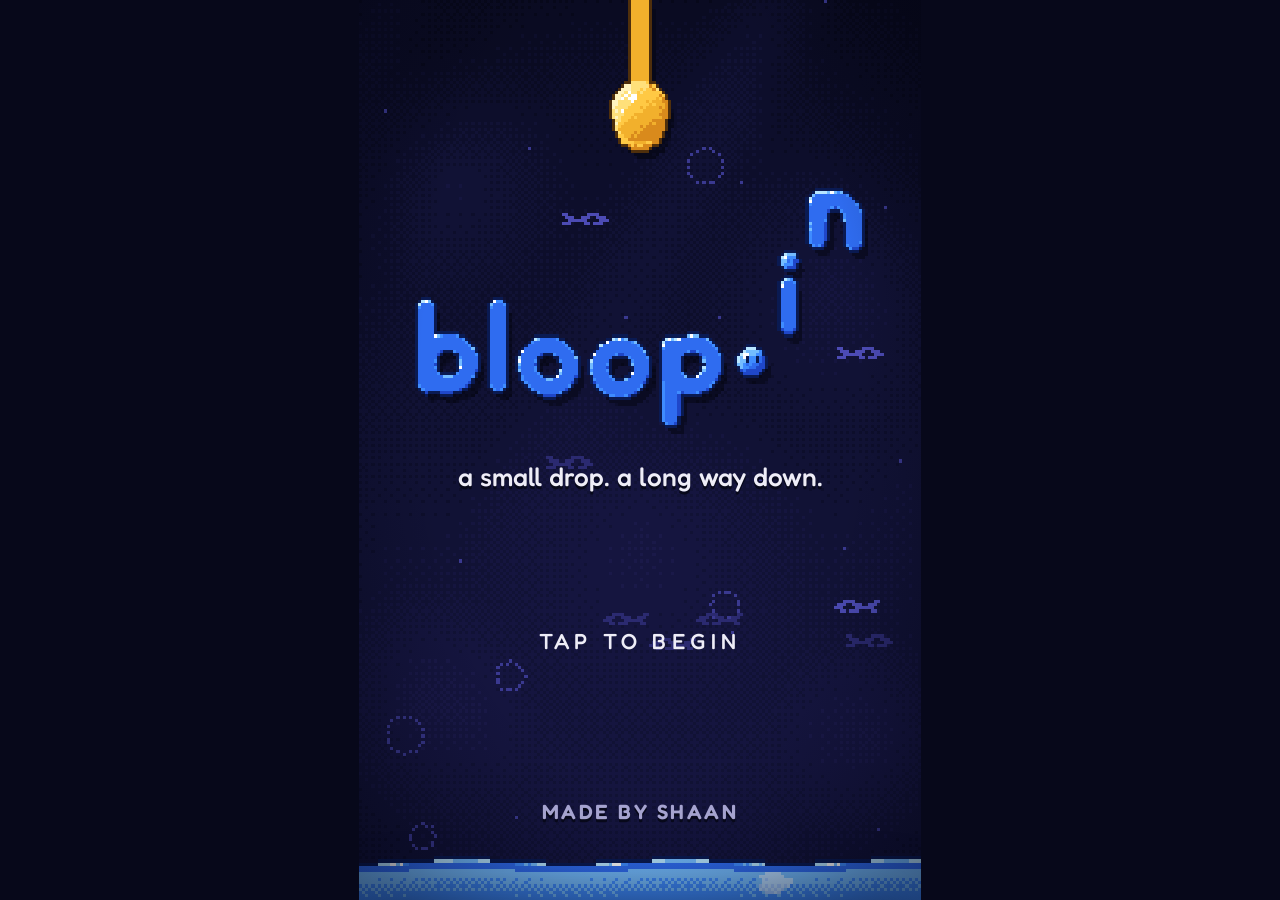
<file: index.html>
<!doctype html>
<html lang="en">
<head>
<meta charset="utf-8">
<meta name="viewport" content="width=device-width,initial-scale=1,maximum-scale=1,user-scalable=no,viewport-fit=cover">
<meta name="theme-color" content="#07081a">
<meta name="apple-mobile-web-app-capable" content="yes">
<meta name="mobile-web-app-capable" content="yes">
<meta name="description" content="A small drop. A long way down. A gloopy one-thumb game.">
<title>bloop.in</title>
<link rel="icon" href="data:image/svg+xml,<svg xmlns='http://www.w3.org/2000/svg' viewBox='0 0 16 16'><circle cx='8' cy='8' r='7' fill='%233f8cff'/><circle cx='5.5' cy='5.5' r='2' fill='%23b8e6ff'/></svg>">
<link rel="preconnect" href="https://fonts.googleapis.com">
<link href="https://fonts.googleapis.com/css2?family=Fredoka:wght@400;500;600;700&display=swap" rel="stylesheet">
<link rel="stylesheet" href="css/style.css">
</head>
<body>
<div id="app"><div id="stage" class="cine">
  <canvas id="c"></canvas>
  <div id="fx"></div>

  <!-- in-round HUD -->
  <div id="bar" class="ui"><i></i></div>
  <div id="hud" class="ui">
    <div id="goo" class="pill">0</div>
    <div id="right"><span id="depth" class="pill"></span><button id="menuBtn" class="pill" aria-label="menu"><i></i><i></i><i></i></button></div>
  </div>
  <div id="pips" class="ui"></div>
  <div id="left" class="ui"></div>
  <div id="zone" class="ui"></div>
  <div id="combo" class="ui"></div>
  <div id="haul" class="ui"></div>
  <div id="hint" class="ui"></div>
  <div id="ff" class="ui">hold to speed up</div>
  <div id="toast" class="ui"></div>
  <button id="shopBtn" class="pill">upgrades</button>

  <!-- upgrade sheet -->
  <div id="sheet">
    <div id="grab"></div>
    <div id="res"><div><small id="resL">this dive</small><b id="resN"></b></div><span id="resS"></span></div>
    <div id="cards"></div>
    <div id="foot"><button id="go">DROP</button></div>
  </div>

  <!-- menu: notes, the deep, settings -->
  <div id="menu">
    <div class="mh"><span class="logo sm" id="logoSm"></span><button id="menuX" aria-label="close">×</button></div>
    <div class="tabs"><button data-tab="Notes">notes</button><button data-tab="Deep">the deep</button><button data-tab="Set">settings</button><i id="tabInk"></i></div>
    <div class="pane" id="tabNotes"></div>
    <div class="pane" id="tabDeep"></div>
    <div class="pane" id="tabSet">
      <div class="row"><span>music</span><button class="sw" data-opt="music" aria-label="music"></button></div>
      <div class="row"><span>sounds</span><button class="sw" data-opt="sfx" aria-label="sounds"></button></div>
      <div class="row"><span>vibration<small id="buzzNote"></small></span><button class="sw" data-opt="buzz" aria-label="vibration"></button></div>
      <div class="row"><span>your name<small>other drops see this in the deep</small></span><input id="nameIn" maxlength="14" autocomplete="off" autocapitalize="off" spellcheck="false"></div>
      <h4>save</h4>
      <p class="hintp">your dive saves itself on this device. a save code lets you carry it to another one.</p>
      <textarea id="saveBox" rows="2" placeholder="paste a save code here" spellcheck="false"></textarea>
      <div class="btns"><button id="expBtn" class="btn">copy my save</button><button id="impBtn" class="btn">load this code</button></div>
      <div class="btns"><button id="introBtn" class="btn ghost">replay intro</button><button id="wipeBtn" class="btn ghost danger">erase all</button></div>
      <h4>cheat codes</h4>
      <div class="btns"><input id="cheatIn" placeholder="type a code" maxlength="16" autocomplete="off" autocapitalize="off" spellcheck="false"><button id="cheatBtn" class="btn">enter</button></div>
      <p class="hintp" id="cheatMsg"></p>
      <div id="credits">
        <span class="logo" id="logoCr"></span>
        <p>made by <b>SHAAN</b> with <button id="heart" aria-label="love">♥</button></p>
        <small id="hearts"></small>
      </div>
    </div>
  </div>

  <!-- a note from a bottle -->
  <div id="note"><div class="paper"><small id="noteN"></small><p id="noteT"></p><i class="sig">n</i><button id="noteOk" class="btn">keep</button></div></div>

  <!-- intro captions -->
  <div id="story"><p id="cap"></p><button id="skip" class="pill">skip</button></div>

  <!-- title -->
  <div id="title">
    <p class="sub">a small drop. a long way down.</p>
    <p class="where" id="where"></p>
    <button id="diveBtn">tap to dive</button>
    <p class="who">made by shaan</p>
  </div>
</div></div>
<pre id="botlog"></pre>

<script src="js/render.js"></script>
<script src="js/util.js"></script>
<script src="js/audio.js"></script>
<script src="js/story.js"></script>
<script src="js/game.js"></script>
<script src="js/net.js"></script>
<script src="js/ui.js"></script>
<script src="js/main.js"></script>
</body>
</html>
</file>
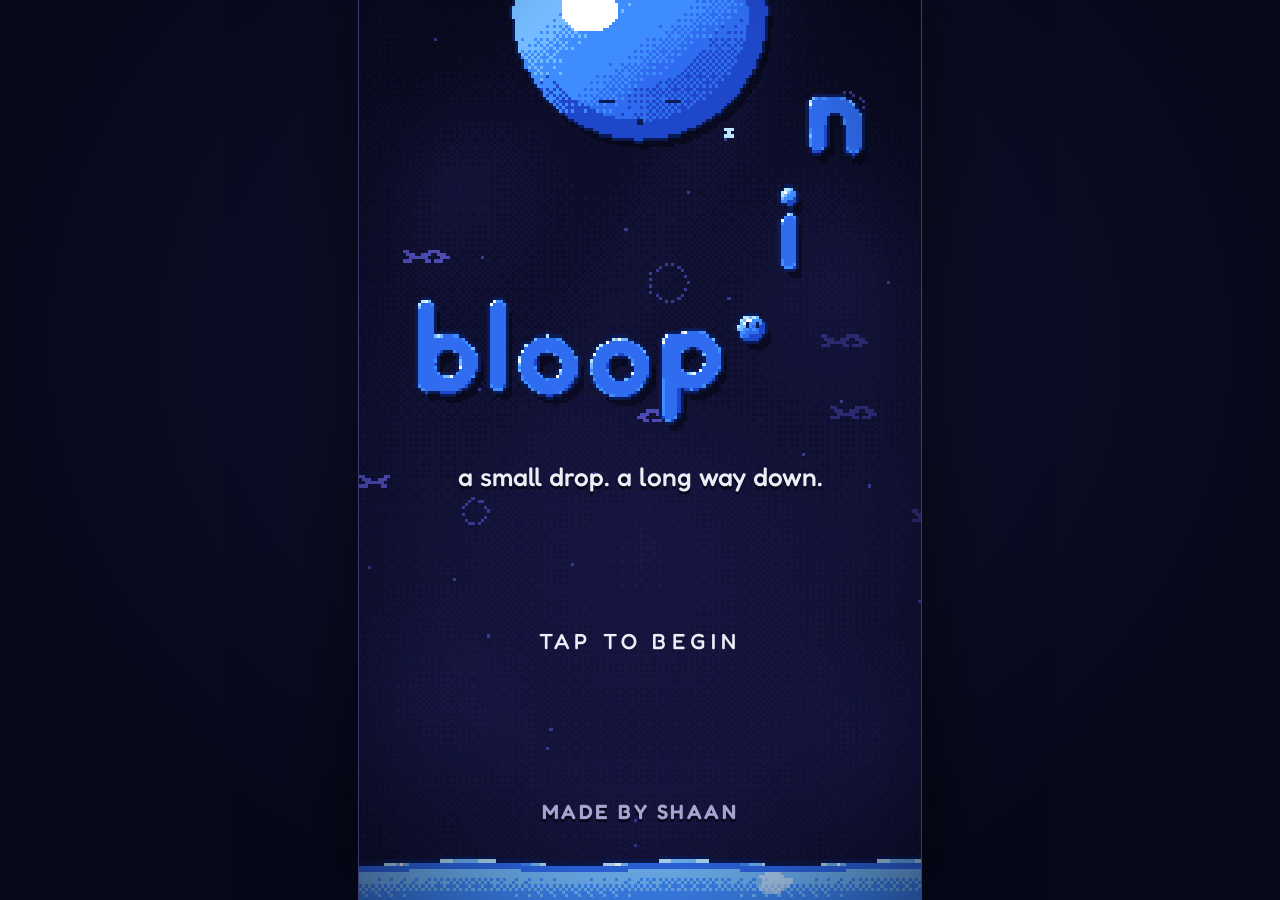
<file: public/index.html>
<!doctype html>
<html lang="en">
<head>
<meta charset="utf-8">
<meta name="viewport" content="width=device-width,initial-scale=1,maximum-scale=1,user-scalable=no,viewport-fit=cover">
<meta name="theme-color" content="#07081a">
<meta name="apple-mobile-web-app-capable" content="yes">
<meta name="mobile-web-app-capable" content="yes">
<meta name="description" content="A small drop. A long way down. A gloopy one-thumb game.">
<title>bloop.in</title>
<script>if (location.hostname === 'www.bloop.in') location.replace('https://bloop.in' + location.pathname + location.search);   // one address, so saves stay in one place</script>
<link rel="icon" href="data:image/svg+xml,<svg xmlns='http://www.w3.org/2000/svg' viewBox='0 0 16 16'><circle cx='8' cy='8' r='7' fill='%233f8cff'/><circle cx='5.5' cy='5.5' r='2' fill='%23b8e6ff'/></svg>">
<link rel="preconnect" href="https://fonts.googleapis.com">
<link href="https://fonts.googleapis.com/css2?family=Fredoka:wght@400;500;600;700&display=swap" rel="stylesheet">
<link rel="stylesheet" href="css/style.css">
</head>
<body>
<div id="app"><aside id="sideL"></aside><div id="stage" class="cine">
  <canvas id="c"></canvas>
  <div id="fx"></div>

  <!-- in-round HUD -->
  <div id="bar" class="ui"><i></i></div>
  <div id="hud" class="ui">
    <div id="goo" class="pill">0</div>
    <div id="right"><span id="depth" class="pill"></span><button id="menuBtn" class="pill" aria-label="menu"><i></i><i></i><i></i></button></div>
  </div>
  <div id="pips" class="ui"></div>
  <div id="left" class="ui"></div>
  <div id="zone" class="ui"></div>
  <div id="combo" class="ui"></div>
  <div id="haul" class="ui"></div>
  <div id="hint" class="ui"></div>
  <div id="ff" class="ui">hold to speed up</div>
  <div id="toast" class="ui"></div>
  <button id="shopBtn" class="pill">upgrades</button>

  <!-- upgrade sheet -->
  <div id="sheet">
    <div id="grab"></div>
    <div id="res"><div><small id="resL">this dive</small><b id="resN"></b></div><span id="resS"></span></div>
    <div id="cards"></div>
    <div id="foot"><button id="go">DROP</button></div>
  </div>

  <!-- menu: notes, the deep, settings -->
  <div id="menu">
    <div class="mh"><span class="logo sm" id="logoSm"></span><button id="fsBtn" aria-label="full screen"><svg viewBox="0 0 16 16"><path d="M2 6V2h4M10 2h4v4M14 10v4h-4M6 14H2v-4" fill="none" stroke="currentColor" stroke-width="1.5" stroke-linecap="round" stroke-linejoin="round"/></svg></button><button id="menuX" aria-label="close">×</button></div>
    <div class="tabs"><button data-tab="Notes">notes</button><button data-tab="Deep">the deep</button><button data-tab="Set">settings</button><i id="tabInk"></i></div>
    <div class="pane" id="tabNotes"></div>
    <div class="pane" id="tabDeep"></div>
    <div class="pane" id="tabSet">
      <div class="row"><span>music</span><button class="sw" data-opt="music" aria-label="music"></button></div>
      <div class="row"><span>sounds</span><button class="sw" data-opt="sfx" aria-label="sounds"></button></div>
      <div class="row"><span>vibration<small id="buzzNote"></small></span><button class="sw" data-opt="buzz" aria-label="vibration"></button></div>
      <div class="row" id="fsRow"><span>full screen</span><button class="sw" id="fsSw" aria-label="full screen"></button></div>
      <div class="row"><span>your name<small>other drops see this in the deep</small></span><input id="nameIn" maxlength="14" autocomplete="off" autocapitalize="off" spellcheck="false"></div>
      <h4>save</h4>
      <p class="hintp">your dive saves itself on this device. a save code lets you carry it to another one.</p>
      <textarea id="saveBox" rows="2" placeholder="paste a save code here" spellcheck="false"></textarea>
      <div class="btns"><button id="expBtn" class="btn">copy my save</button><button id="impBtn" class="btn">load this code</button></div>
      <div class="btns"><button id="introBtn" class="btn ghost">replay intro</button><button id="wipeBtn" class="btn ghost danger">erase all</button></div>
      <h4>cheat codes</h4>
      <div class="btns"><input id="cheatIn" placeholder="type a code" maxlength="16" autocomplete="off" autocapitalize="off" spellcheck="false"><button id="cheatBtn" class="btn">enter</button></div>
      <p class="hintp" id="cheatMsg"></p>
      <p class="keys">space: drop · 1–9: buy · shift: speed up · f: full screen</p>
      <div id="credits">
        <span class="logo" id="logoCr"></span>
        <p>made by <b>SHAAN</b> with <button id="heart" aria-label="love">♥</button></p>
        <small id="hearts"></small>
      </div>
    </div>
  </div>

  <!-- a note from a bottle -->
  <div id="note"><div class="paper"><small id="noteN"></small><p id="noteT"></p><i class="sig">n</i><button id="noteOk" class="btn">keep</button></div></div>

  <!-- intro captions -->
  <div id="story"><p id="cap"></p><button id="skip" class="pill">skip</button></div>

  <!-- title -->
  <div id="title">
    <p class="sub">a small drop. a long way down.</p>
    <p class="where" id="where"></p>
    <button id="diveBtn">tap to dive</button>
    <p class="who">made by shaan</p>
  </div>
</div><aside id="sideR"></aside></div>
<pre id="botlog"></pre>

<script src="js/render.js"></script>
<script src="js/util.js"></script>
<script src="js/audio.js"></script>
<script src="js/story.js"></script>
<script src="js/game.js"></script>
<script src="js/net.js"></script>
<script src="js/ui.js"></script>
<script src="js/main.js"></script>
</body>
</html>
</file>
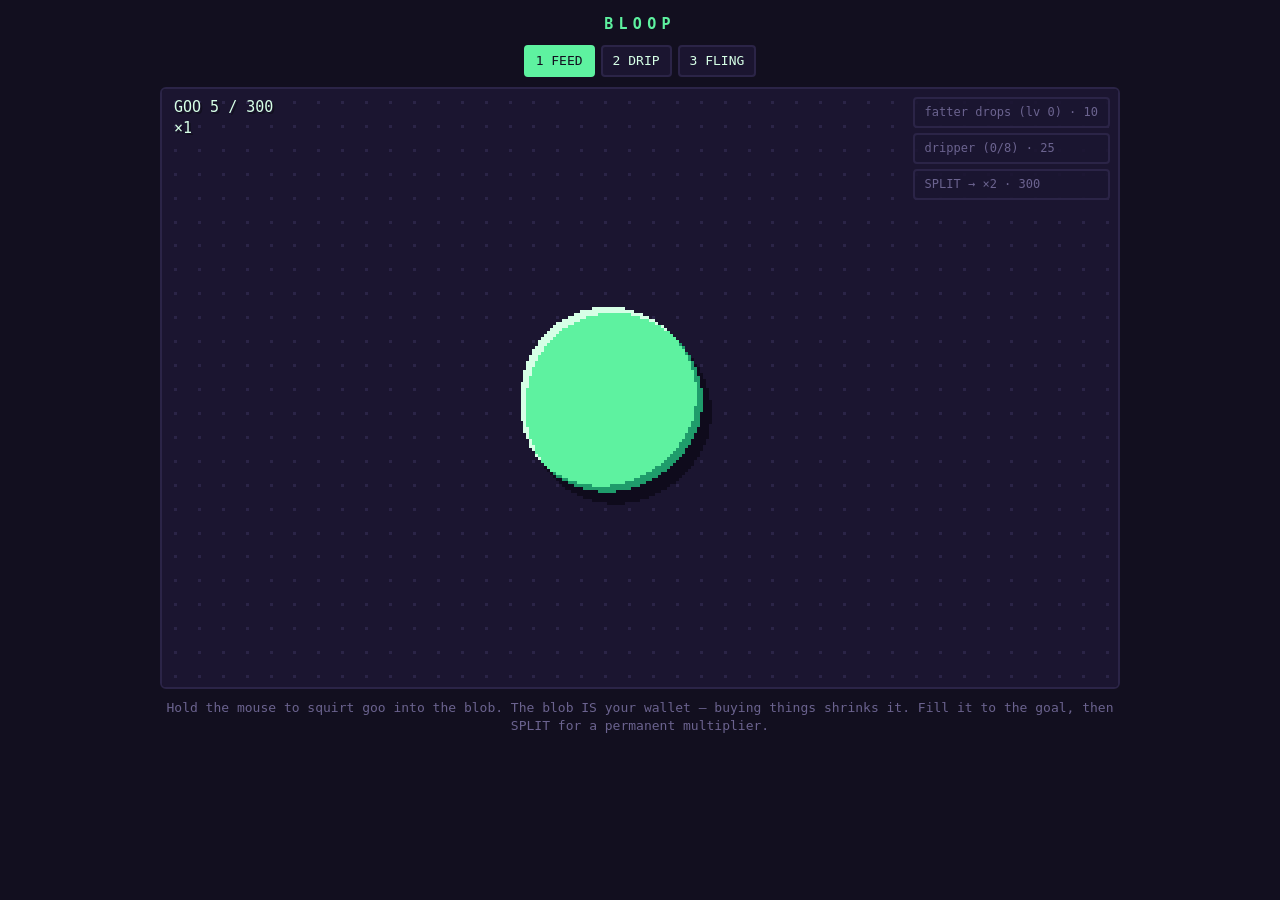
<file: archive/v1-demos.html>
<!doctype html>
<html lang="en">
<head>
<meta charset="utf-8">
<meta name="viewport" content="width=device-width,initial-scale=1">
<title>bloop — goo demos</title>
<style>
  :root { --bg:#120f1f; --ink:#d6ffe6; --dim:#6b638f; --line:#2b2447; --goo:#5ef2a0; --pink:#ff5e9c; --gold:#ffd23f; }
  * { box-sizing:border-box; }
  body { margin:0; background:var(--bg); color:var(--ink); font:13px/1.4 ui-monospace,Menlo,Consolas,monospace;
         display:flex; flex-direction:column; align-items:center; gap:10px; padding:14px 8px; min-height:100vh; user-select:none; }
  h1 { margin:0; font-size:15px; letter-spacing:.35em; color:var(--goo); }
  nav { display:flex; gap:6px; }
  button { font:inherit; color:var(--ink); background:#1b1530; border:2px solid var(--line); border-radius:4px;
           padding:5px 10px; cursor:pointer; text-align:left; }
  button:hover:not(:disabled) { border-color:var(--goo); }
  button:active:not(:disabled) { transform:translateY(1px); }
  button:disabled { color:var(--dim); cursor:default; }
  nav button.on { background:var(--goo); color:#120f1f; border-color:var(--goo); }
  #stage { position:relative; width:min(96vw,960px); aspect-ratio:16/10; }
  canvas { width:100%; height:100%; display:block; image-rendering:pixelated; border:2px solid var(--line);
           border-radius:6px; cursor:crosshair; touch-action:none; }
  #hud { position:absolute; top:10px; left:14px; pointer-events:none; font-size:15px; text-shadow:2px 2px 0 #120f1f; white-space:pre; }
  #shop { position:absolute; top:10px; right:10px; display:flex; flex-direction:column; gap:5px; }
  #shop button { font-size:12px; background:#1b1530e0; }
  #hint { color:var(--dim); max-width:min(96vw,960px); text-align:center; min-height:2.8em; }
</style>
</head>
<body>
<h1>BLOOP</h1>
<nav id="tabs"></nav>
<div id="stage">
  <canvas id="c"></canvas>
  <div id="hud"></div>
  <div id="shop"></div>
</div>
<div id="hint"></div>

<script>
// ───────────────────────── goo renderer ─────────────────────────
// Blobs are splatted additively into a tiny offscreen "field" (one colour
// channel per goo type), then thresholded into a 3-tone bevelled palette.
const W = 320, H = 200, T = 128, TAU = Math.PI * 2;
const cv = document.getElementById('c'); cv.width = W; cv.height = H;
const ctx = cv.getContext('2d');
const fc = document.createElement('canvas'); fc.width = W; fc.height = H;
const f = fc.getContext('2d', { willReadFrequently: true });

function sprite(rgb) {
  const s = document.createElement('canvas'); s.width = s.height = 64;
  const g = s.getContext('2d'), gr = g.createRadialGradient(32, 32, 0, 32, 32, 32);
  for (let i = 0; i <= 12; i++) { const t = i / 12; gr.addColorStop(t, `rgba(${rgb},${(1 - t * t) ** 2})`); }
  g.fillStyle = gr; g.fillRect(0, 0, 64, 64); return s;
}
const SPR = [sprite('255,0,0'), sprite('0,255,0'), sprite('0,0,255')];
// r = visible radius of a lone ball; ch = goo type (0 mint, 1 pink, 2 gold)
function ball(x, y, r, ch = 0) { if (r <= 0) return; const R = r * 1.85; f.drawImage(SPR[ch], x - R, y - R, R * 2, R * 2); }

const abgr = h => { const n = parseInt(h.slice(1), 16); return (0xff000000 | ((n & 255) << 16) | (n & 0xff00) | (n >> 16)) >>> 0; };
const PAL = [ // [body, highlight, shade]
  ['#5ef2a0', '#d6ffe6', '#1f9c6b'],
  ['#ff5e9c', '#ffd0e2', '#b02a63'],
  ['#ffd23f', '#fff5c2', '#c48a12'],
].map(p => p.map(abgr));
const BG = abgr('#1b1530'), BGDOT = abgr('#2b2447'), BGSH = abgr('#0f0b1c');
const out = ctx.createImageData(W, H), o32 = new Uint32Array(out.data.buffer);

function render() {
  const d = f.getImageData(0, 0, W, H).data;
  const up = (2 * W + 2) * 4, sh = (4 * W + 3) * 4;
  for (let y = 0, i = 0; y < H; y++) for (let x = 0; x < W; x++, i++) {
    const p = i << 2; let c = -1, m = T - 1;
    if (d[p] > m) { c = 0; m = d[p]; }
    if (d[p + 1] > m) { c = 1; m = d[p + 1]; }
    if (d[p + 2] > m) { c = 2; }
    if (c >= 0) {
      const a = (x >= 2 && y >= 2) ? d[p - up + c] : 0;
      if (a < T) o32[i] = PAL[c][1];
      else { const b = (x < W - 2 && y < H - 2) ? d[p + up + c] : 0; o32[i] = b < T ? PAL[c][2] : PAL[c][0]; }
    } else {
      let s = false;
      if (x >= 3 && y >= 4) { const q = p - sh; s = d[q] >= T || d[q + 1] >= T || d[q + 2] >= T; }
      o32[i] = s ? BGSH : ((x & 7) === 4 && (y & 7) === 4 ? BGDOT : BG);
    }
  }
  ctx.putImageData(out, 0, 0);
}

// ───────────────────────── helpers ─────────────────────────
const rnd = (a, b) => a + Math.random() * (b - a);
const fmt = n => n >= 1e6 ? (n / 1e6).toFixed(2) + 'M' : n >= 1e4 ? (n / 1e3).toFixed(1) + 'k' : Math.floor(n).toString();
const mouse = { x: W / 2, y: H / 2, down: false };

let ac, lastB = 0;
function bloop(freq = 300, dur = .12, vol = .12, up = false) {
  if (!ac) return; const t = ac.currentTime; if (t - lastB < .025) return; lastB = t;
  const o = ac.createOscillator(), g = ac.createGain();
  o.type = 'sine'; o.frequency.setValueAtTime(freq, t);
  o.frequency.exponentialRampToValueAtTime(Math.max(40, up ? freq * 2 : freq * .45), t + dur);
  g.gain.setValueAtTime(vol, t); g.gain.exponentialRampToValueAtTime(.001, t + dur);
  o.connect(g).connect(ac.destination); o.start(t); o.stop(t + dur);
}

// ───────────────────────── demo 1: FEED ─────────────────────────
// The blob is your wallet. Squirt goo in, spend the blob itself on upgrades.
const CX = 150, CY = 104;
const feed = {
  name: 'FEED',
  hint: 'Hold the mouse to squirt goo into the blob. The blob IS your wallet — buying things shrinks it. Fill it to the goal, then SPLIT for a permanent multiplier.',
  init() {
    Object.assign(this, { goo: 5, goal: 300, mult: 1, size: 0, drp: 0, t: 0, emit: 0, dripT: 0, dripK: 0, R: 16, drops: [],
      nodes: [...Array(10)].map((_, i) => ({ a: i / 10 * TAU, off: 0, v: 0 })) });
  },
  hud() { return `GOO ${fmt(this.goo)} / ${fmt(this.goal)}\n×${this.mult}`; },
  shop: [
    { label: s => `fatter drops (lv ${s.size})`, cost: s => 10 * 1.6 ** s.size, buy: s => s.size++ },
    { label: s => `dripper (${s.drp}/8)`, cost: s => 25 * 1.7 ** s.drp, can: s => s.drp < 8, buy: s => s.drp++ },
    { label: s => `SPLIT → ×${s.mult * 2}`, cost: s => s.goal, buy: s => s.split(), free: true },
  ],
  split() {
    for (let i = 0; i < 40; i++) { const a = rnd(0, TAU), v = rnd(120, 320); this.drop(CX + Math.cos(a) * 10, CY + Math.sin(a) * 10, Math.cos(a) * v, Math.sin(a) * v, 0, .5); }
    this.goo = 5; this.mult *= 2; this.goal *= 3;
    for (let i = 0; i < 5; i++) setTimeout(() => bloop(200 + i * 120, .18, .15, true), i * 70);
  },
  drop(x, y, vx, vy, val, hold = 0) { this.drops.push({ x, y, vx, vy, val, hold, r: 2 + Math.min(4, Math.sqrt(val / this.mult + 1) * .8) }); },
  update(dt) {
    this.t += dt;
    const target = Math.min(64, 12 + 46 * Math.log(1 + this.goo) / Math.log(1 + this.goal));
    this.R += (target - this.R) * Math.min(1, dt * 6);
    if (mouse.down) {
      this.emit -= dt;
      if (this.emit <= 0) {
        this.emit = .08;
        const dx = mouse.x - CX, dy = mouse.y - CY, l = Math.hypot(dx, dy) || 1;
        this.drop(mouse.x, mouse.y, -dy / l * 70 + rnd(-15, 15), dx / l * 70 + rnd(-15, 15), (1 + this.size) * this.mult);
      }
    }
    if (this.drp) {
      this.dripT -= dt;
      if (this.dripT <= 0) {
        this.dripT = 1.1 / this.drp; this.dripK = (this.dripK + 1) % this.drp;
        const a = this.t * .5 + this.dripK / this.drp * TAU;
        this.drop(CX + Math.cos(a) * 86, CY + Math.sin(a) * 86, -Math.sin(a) * 40, Math.cos(a) * 40, (1 + this.size) * this.mult);
      }
    }
    for (const d of this.drops) {
      const dx = d.x - CX, dy = d.y - CY, l = Math.hypot(dx, dy) || 1;
      if (d.hold > 0) d.hold -= dt; else { d.vx -= dx / l * 320 * dt; d.vy -= dy / l * 320 * dt; }
      const k = 1 - 1.3 * dt; d.vx *= k; d.vy *= k; d.x += d.vx * dt; d.y += d.vy * dt;
      if (d.hold <= 0 && l < this.R * .9) {
        d.dead = true; this.goo += d.val;
        const a = Math.atan2(dy, dx);
        for (const n of this.nodes) n.v -= 70 * Math.max(0, Math.cos(n.a - a)) ** 4 * (d.r / 4);
        if (d.val) bloop(520 - this.R * 5 + rnd(-30, 30), .1, .09);
      }
    }
    this.drops = this.drops.filter(d => !d.dead);
    this.nodes.forEach((n, i) => {
      const idle = Math.sin(this.t * 2 + i * 1.7) * 1.2;
      n.v += (-200 * (n.off - idle) - 7 * n.v) * dt; n.off += n.v * dt;
      n.off = Math.max(-this.R * .45, Math.min(this.R * .45, n.off));
    });
  },
  draw() {
    const R = this.R;
    ball(CX, CY, R * .78);
    for (const n of this.nodes) { const q = R * .5 + n.off; ball(CX + Math.cos(n.a) * q, CY + Math.sin(n.a) * q, R * .5); }
    for (const d of this.drops) ball(d.x, d.y, d.r);
    for (let k = 0; k < this.drp; k++) { const a = this.t * .5 + k / this.drp * TAU; ball(CX + Math.cos(a) * 86, CY + Math.sin(a) * 86, 3.5, 1); }
  },
};

// ───────────────────────── demo 2: DRIP ─────────────────────────
// Goo pachinko. Viscous drips string and bounce through gloopy pegs.
const drip = {
  name: 'DRIP',
  hint: 'Click to place or remove pegs. Every bloop off a peg pays out, and so does every drop that falls out the bottom — the gold strip pays ×5.',
  init() {
    Object.assign(this, { goo: 0, rate: 0, val: 1, maxPegs: 8, t: 0, emit: 0, ps: [],
      pegs: [[110, 70], [210, 70], [160, 100], [80, 130], [240, 130], [160, 150]].map(([x, y]) => ({ x, y, r: 5, pulse: 0 })) });
  },
  hud() { return `GOO ${fmt(this.goo)}\npegs ${this.pegs.length}/${this.maxPegs}`; },
  shop: [
    { label: s => `faster drip (lv ${s.rate})`, cost: s => 15 * 1.6 ** s.rate, buy: s => s.rate++ },
    { label: s => `richer goo (+${s.val})`, cost: s => 30 * 1.8 ** (s.val - 1), buy: s => s.val++ },
    { label: s => `+2 pegs`, cost: s => 20 * 1.5 ** ((s.maxPegs - 8) / 2), buy: s => s.maxPegs += 2 },
  ],
  fx() { return 160 + Math.sin(this.t * .8) * 70; },
  zx() { return 160 + Math.sin(this.t * .45) * 110; },
  down() {
    const i = this.pegs.findIndex(g => Math.hypot(g.x - mouse.x, g.y - mouse.y) < 9);
    if (i >= 0) { this.pegs.splice(i, 1); bloop(160, .1, .1); }
    else if (this.pegs.length < this.maxPegs && mouse.y > 24) { this.pegs.push({ x: mouse.x, y: mouse.y, r: 5, pulse: 1 }); bloop(260, .12, .12, true); }
  },
  update(dt) {
    this.t += dt; this.emit -= dt;
    const ps = this.ps;
    if (this.emit <= 0 && ps.length < 240) { this.emit = .22 / (1 + this.rate * .5); ps.push({ x: this.fx() + rnd(-1, 1), y: 8, vx: rnd(-5, 5), vy: 20 }); }
    for (let i = 0; i < ps.length; i++) for (let j = i + 1; j < ps.length; j++) {   // cohesion + repulsion = viscosity
      const a = ps[i], b = ps[j], dx = b.x - a.x, dy = b.y - a.y, d2 = dx * dx + dy * dy;
      if (d2 < 64 && d2 > .01) {
        const d = Math.sqrt(d2), fo = (d < 5 ? (5 - d) * 60 : -(d - 5) * 9) * dt / d;
        a.vx -= dx * fo; a.vy -= dy * fo; b.vx += dx * fo; b.vy += dy * fo;
      }
    }
    const zx = this.zx();
    for (const p of ps) {
      p.vy += 170 * dt; p.vx *= 1 - 1.5 * dt; p.vy *= 1 - .6 * dt;
      p.x += p.vx * dt; p.y += p.vy * dt;
      if (p.x < 3) { p.x = 3; p.vx = Math.abs(p.vx) * .4; } else if (p.x > W - 3) { p.x = W - 3; p.vx = -Math.abs(p.vx) * .4; }
      for (const g of this.pegs) {
        const dx = p.x - g.x, dy = p.y - g.y, d = Math.hypot(dx, dy) || .01, min = g.r + 3;
        if (d < min) {
          const nx = dx / d, ny = dy / d, vn = p.vx * nx + p.vy * ny;
          p.x = g.x + nx * min; p.y = g.y + ny * min;
          if (vn < 0) {
            p.vx -= 1.5 * vn * nx; p.vy -= 1.5 * vn * ny;
            if (vn < -35) { this.goo += this.val; g.pulse = 1; bloop(300 + (200 - g.y) * 3, .09, .07); }
          }
        }
      }
      if (p.y > H + 4) {
        const gold = Math.abs(p.x - zx) < 22; p.dead = true;
        this.goo += this.val * (gold ? 5 : 1);
        if (gold) bloop(700, .1, .09, true);
      }
    }
    this.ps = ps.filter(p => !p.dead);
    for (const g of this.pegs) g.pulse = Math.max(0, g.pulse - dt * 5);
  },
  draw() {
    ball(this.fx(), 3, 6, 2);
    for (const p of this.ps) ball(p.x, p.y, 3.2);
    for (const g of this.pegs) ball(g.x, g.y, g.r + g.pulse * 2.5, 2);
  },
  post() { ctx.fillStyle = '#ffd23f'; ctx.fillRect(Math.round(this.zx() - 22), H - 3, 44, 3); },
};

// ───────────────────────── demo 3: FLING ─────────────────────────
// You are the goo. Stretch, fling, splat, eat.
const fling = {
  name: 'FLING',
  hint: 'Drag back and release to fling yourself — you splat and stick to whatever you hit. Eat pink motes; chaining several in one flight builds a combo.',
  init() {
    Object.assign(this, { goo: 0, mag: 0, more: 0, combo: 0, t: 0, trail: 0, aim: null, bits: [], motes: [],
      p: { x: 160, y: H - 8, vx: 0, vy: 0, r: 8, stuck: true, nx: 0, ny: -1 } });
    for (let i = 0; i < 12; i++) this.mote();
  },
  hud() { return `GOO ${fmt(this.goo)}` + (this.combo > 1 ? `\ncombo ×${this.combo}` : ''); },
  shop: [
    { label: s => `magnet (lv ${s.mag})`, cost: s => 15 * 2 ** s.mag, buy: s => s.mag++ },
    { label: s => `+4 motes`, cost: s => 25 * 2 ** s.more, buy: s => { s.more++; for (let i = 0; i < 4; i++) s.mote(); } },
  ],
  mote(m = {}) { m.x = rnd(20, W - 20); m.y = rnd(20, H - 30); m.ph = rnd(0, 6); if (!this.motes.includes(m)) this.motes.push(m); },
  launchV() {
    let vx = (this.aim.x - mouse.x) * 4.5, vy = (this.aim.y - mouse.y) * 4.5; const l = Math.hypot(vx, vy);
    if (l > 420) { vx *= 420 / l; vy *= 420 / l; } return [vx, vy];
  },
  down() { if (this.p.stuck) this.aim = { x: mouse.x, y: mouse.y }; },
  up() {
    if (!this.aim) return;
    const [vx, vy] = this.launchV(), p = this.p; this.aim = null;
    if (Math.hypot(vx, vy) > 40) { p.vx = vx; p.vy = vy; p.stuck = false; this.combo = 0; bloop(170, .2, .14, true); }
  },
  stick(nx, ny) {
    const p = this.p, sp = Math.hypot(p.vx, p.vy);
    Object.assign(p, { stuck: true, nx, ny, vx: 0, vy: 0 });
    for (let i = 0; i < 9; i++) { const s = rnd(-1, 1) * sp * .35, u = rnd(.05, .3) * sp; this.bits.push({ x: p.x, y: p.y, vx: -ny * s + nx * u, vy: nx * s + ny * u, r: rnd(2, 4), ch: 0, g: 1 }); }
    bloop(110 + rnd(0, 30), .16, .2);
  },
  update(dt) {
    this.t += dt; const p = this.p;
    if (!p.stuck) {
      p.vy += 260 * dt; p.x += p.vx * dt; p.y += p.vy * dt;
      this.trail -= dt;
      if (this.trail <= 0) { this.trail = .025; this.bits.push({ x: p.x, y: p.y, vx: 0, vy: 0, r: p.r * .6, ch: 0 }); }
      if (p.x < p.r) { p.x = p.r; this.stick(1, 0); } else if (p.x > W - p.r) { p.x = W - p.r; this.stick(-1, 0); }
      else if (p.y < p.r) { p.y = p.r; this.stick(0, 1); } else if (p.y > H - p.r) { p.y = H - p.r; this.stick(0, -1); }
    }
    for (const m of this.motes) {
      const dx = p.x - m.x, dy = p.y - m.y, d = Math.hypot(dx, dy) || 1;
      if (this.mag && d < 20 + this.mag * 22) { m.x += dx / d * 45 * dt; m.y += dy / d * 45 * dt; }
      if (d < p.r + 4) {
        this.combo++; this.goo += this.combo;
        for (let i = 0; i < 6; i++) { const a = rnd(0, TAU); this.bits.push({ x: m.x, y: m.y, vx: Math.cos(a) * 60, vy: Math.sin(a) * 60, r: 2.5, ch: 1 }); }
        bloop(Math.min(1400, 380 + this.combo * 90), .1, .12, true);
        this.mote(m);
      }
    }
    for (const b of this.bits) { if (b.g) b.vy += 260 * dt; b.x += b.vx * dt; b.y += b.vy * dt; b.r -= dt * (b.ch ? 9 : 7); }
    this.bits = this.bits.filter(b => b.r > .5);
    p.r += (8 + Math.min(8, Math.sqrt(this.goo) * .5) - p.r) * Math.min(1, dt * 5);
  },
  draw() {
    const p = this.p;
    for (const b of this.bits) ball(b.x, b.y, b.r, b.ch);
    for (const m of this.motes) ball(m.x, m.y + Math.sin(this.t * 2 + m.ph) * 2, 3.5, 1);
    ball(p.x, p.y, p.r);
    if (p.stuck) {   // squash against the surface
      const tx = -p.ny, ty = p.nx, o = p.r * .75, s = p.r * .35;
      ball(p.x + tx * o - p.nx * s, p.y + ty * o - p.ny * s, p.r * .65);
      ball(p.x - tx * o - p.nx * s, p.y - ty * o - p.ny * s, p.r * .65);
      if (this.aim) {   // stretch toward the pull
        let dx = mouse.x - this.aim.x, dy = mouse.y - this.aim.y; const l = Math.hypot(dx, dy) || 1, c = Math.min(l, 45) / l;
        for (let i = 1; i <= 6; i++) ball(p.x + dx * c * i / 6, p.y + dy * c * i / 6, p.r * (.85 - i * .08));
      }
    } else ball(p.x - p.vx * .02, p.y - p.vy * .02, p.r * .8);
  },
  post() {
    if (!this.aim) return;
    let [vx, vy] = this.launchV(), x = this.p.x, y = this.p.y;
    ctx.fillStyle = '#d6ffe6';
    for (let i = 0; i < 16; i++) { vy += 260 * .04; x += vx * .04; y += vy * .04; if (x < 0 || x > W || y < 0 || y > H) break; ctx.fillRect(x | 0, y | 0, 1, 1); }
  },
};

// ───────────────────────── shell ─────────────────────────
const demos = [feed, drip, fling];
let cur, buttons = [];
const $ = id => document.getElementById(id);

function start(i) {
  cur = demos[i]; cur.init(); mouse.down = false;
  [...$('tabs').children].forEach((b, k) => b.classList.toggle('on', k === i));
  $('hint').textContent = cur.hint;
  $('shop').innerHTML = '';
  buttons = (cur.shop || []).map(it => {
    const b = document.createElement('button');
    b.onclick = () => { const c = it.cost(cur); if (cur.goo < c) return; if (!it.free) cur.goo -= c; it.buy(cur); bloop(440, .12, .12, true); };
    $('shop').appendChild(b); return [b, it];
  });
}
demos.forEach((d, i) => { const b = document.createElement('button'); b.textContent = `${i + 1} ${d.name}`; b.onclick = () => start(i); $('tabs').appendChild(b); });
addEventListener('keydown', e => { const i = +e.key - 1; if (demos[i]) start(i); });

function pos(e) { const r = cv.getBoundingClientRect(); mouse.x = (e.clientX - r.left) / r.width * W; mouse.y = (e.clientY - r.top) / r.height * H; }
cv.addEventListener('pointerdown', e => {
  if (!ac) { try { ac = new (window.AudioContext || window.webkitAudioContext)(); } catch (_) {} }
  cv.setPointerCapture(e.pointerId); pos(e); mouse.down = true; cur.down && cur.down();
});
cv.addEventListener('pointermove', pos);
const release = e => { if (!mouse.down) return; pos(e); mouse.down = false; cur.up && cur.up(); };
cv.addEventListener('pointerup', release); cv.addEventListener('pointercancel', release);

let last = performance.now();
function frame(now) {
  const dt = Math.min(1 / 30, (now - last) / 1000); last = now;
  cur.update(dt);
  f.globalCompositeOperation = 'source-over'; f.fillStyle = '#000'; f.fillRect(0, 0, W, H);
  f.globalCompositeOperation = 'lighter';
  cur.draw(); render(); cur.post && cur.post();
  $('hud').textContent = cur.hud();
  for (const [b, it] of buttons) {
    const c = it.cost(cur), ok = !it.can || it.can(cur);
    const txt = ok ? `${it.label(cur)} · ${fmt(c)}` : `${it.label(cur)} · max`;
    if (b.textContent !== txt) b.textContent = txt;
    b.disabled = !ok || cur.goo < c;
  }
  requestAnimationFrame(frame);
}
start(0); requestAnimationFrame(frame);
</script>
</body>
</html>
</file>
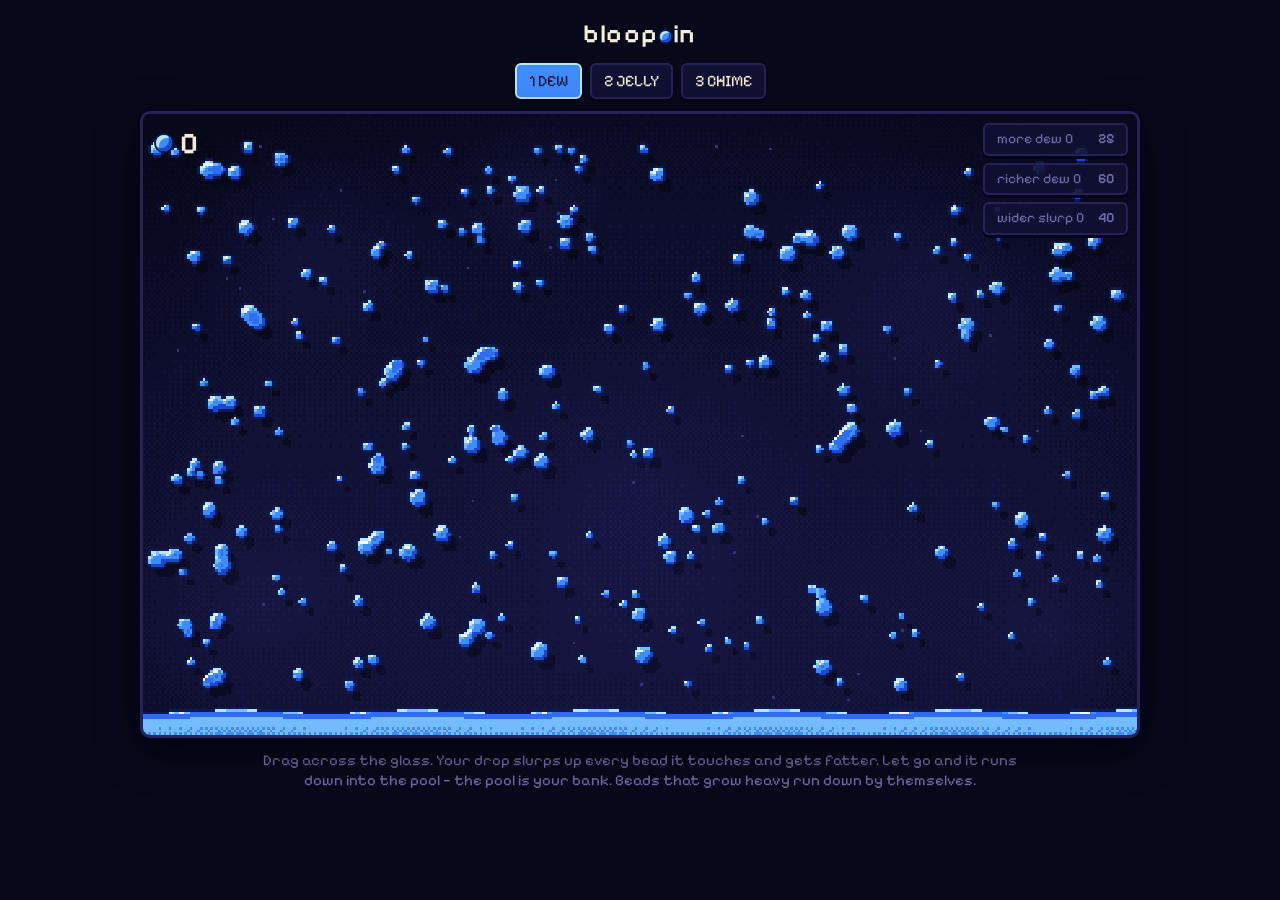
<file: archive/v2-prototypes.html>
<!doctype html>
<html lang="en">
<head>
<meta charset="utf-8">
<meta name="viewport" content="width=device-width,initial-scale=1">
<title>bloop.in</title>
<link rel="preconnect" href="https://fonts.googleapis.com">
<link href="https://fonts.googleapis.com/css2?family=Pixelify+Sans:wght@400;600&display=swap" rel="stylesheet">
<style>
  :root { --bg:#07081a; --panel:#101133; --line:#262258; --ink:#f4ecd8; --dim:#6f6aa8; --blue:#3f8cff; --sky:#b8e6ff; --navy:#0a1a52; }
  * { box-sizing:border-box; }
  body { margin:0; background:var(--bg); color:var(--ink); font:16px/1.35 'Pixelify Sans',ui-monospace,Menlo,monospace;
         display:flex; flex-direction:column; align-items:center; gap:12px; padding:16px 8px; min-height:100vh;
         user-select:none; -webkit-user-select:none; }
  h1 { margin:0; font-size:26px; font-weight:600; letter-spacing:.06em; }
  h1 i { display:inline-block; width:.42em; height:.42em; margin:0 .06em; border-radius:50%; background:var(--blue);
         box-shadow:inset -2px -2px 0 #1f47c9, inset 2px 2px 0 var(--sky), 0 0 0 2px var(--navy); }
  nav { display:flex; gap:8px; }
  button { font:inherit; color:var(--ink); background:var(--panel); border:2px solid var(--line); border-radius:6px;
           padding:5px 12px; cursor:pointer; text-align:left; box-shadow:0 3px 0 #04051a; transition:transform .05s, border-color .1s; }
  button:hover:not(:disabled) { border-color:var(--blue); }
  button:active:not(:disabled) { transform:translateY(3px); box-shadow:none; }
  button:disabled { color:var(--dim); cursor:default; }
  nav button.on { background:var(--blue); color:#06103a; border-color:var(--sky); }
  #stage { position:relative; width:min(96vw,1000px); aspect-ratio:16/10; }
  canvas { width:100%; height:100%; display:block; image-rendering:pixelated; border:3px solid var(--line);
           border-radius:10px; cursor:crosshair; touch-action:none; box-shadow:0 0 0 3px #04051a, 0 12px 40px #0008; }
  #hud { position:absolute; top:12px; left:16px; pointer-events:none; text-shadow:2px 2px 0 #07081a; }
  #goo { font-size:30px; font-weight:600; display:flex; align-items:center; gap:8px; }
  #goo::before { content:''; width:16px; height:16px; border-radius:50%; background:var(--blue);
                 box-shadow:inset -3px -3px 0 #1f47c9, inset 3px 3px 0 var(--sky), 0 0 0 2px var(--navy); }
  #sub { color:var(--sky); font-size:15px; white-space:pre; }
  #shop { position:absolute; top:12px; right:12px; display:flex; flex-direction:column; gap:7px; align-items:stretch; }
  #shop button { font-size:14px; background:#101133e8; display:flex; justify-content:space-between; gap:14px; }
  #shop button:not(:disabled) { border-color:#3f8cff; color:#fff; }
  #shop button b { font-weight:600; color:var(--sky); }
  #shop button:disabled b { color:var(--dim); }
  .pop { position:absolute; pointer-events:none; font-weight:600; font-size:17px; color:var(--sky); text-shadow:2px 2px 0 #07081a;
         transform:translate(-50%,-50%); animation:pop .9s cubic-bezier(.2,.9,.3,1) forwards; }
  @keyframes pop { 0%{opacity:0; margin-top:6px; scale:.5} 15%{opacity:1; scale:1.25} 30%{scale:1} 100%{opacity:0; margin-top:-34px} }
  #hint { color:var(--dim); max-width:min(96vw,760px); text-align:center; min-height:2.8em; font-size:15px; }
</style>
</head>
<body>
<h1>bloop<i></i>in</h1>
<nav id="tabs"></nav>
<div id="stage">
  <canvas id="c"></canvas>
  <div id="hud"><div id="goo"></div><div id="sub"></div></div>
  <div id="shop"></div>
</div>
<div id="hint"></div>

<script>
// ══════════════════════════ goo renderer ══════════════════════════
// Goo is splatted additively into a small offscreen field (one colour channel
// per goo type). Each pixel is then shaded from the field's value and slope:
// outline, rim light, shade, deep core and a specular glint, with ordered
// dither between tones. Everything gloopy on screen goes through ball()/slab().
const W = 384, H = 240, T = 128, TAU = Math.PI * 2, W4 = W * 4;
const cv = document.getElementById('c'); cv.width = W; cv.height = H;
const ctx = cv.getContext('2d');
const fc = document.createElement('canvas'); fc.width = W; fc.height = H;
const f = fc.getContext('2d', { willReadFrequently: true });

function sprite(rgb) {
  const s = document.createElement('canvas'); s.width = s.height = 64;
  const g = s.getContext('2d'), gr = g.createRadialGradient(32, 32, 0, 32, 32, 32);
  for (let i = 0; i <= 12; i++) { const t = i / 12; gr.addColorStop(t, `rgba(${rgb},${(1 - t * t) ** 2})`); }
  g.fillStyle = gr; g.fillRect(0, 0, 64, 64); return s;
}
const SPR = [sprite('255,0,0'), sprite('0,255,0'), sprite('0,0,255')];
const SOLID = ['#f00', '#0f0', '#00f'];
// r = visible radius of a lone ball; ch = goo type (0 blue, 1 coral, 2 gold)
function ball(x, y, r, ch = 0) { if (r <= 0) return; const R = r * 1.85; f.drawImage(SPR[ch], x - R, y - R, R * 2, R * 2); }
function slab(x, y, w, h, ch = 0) { f.fillStyle = SOLID[ch]; f.fillRect(x, y, w, h); }

const abgr = h => { const n = parseInt(h.slice(1), 16); return (0xff000000 | ((n & 255) << 16) | (n & 0xff00) | (n >> 16)) >>> 0; };
// tones: 0 outline, 1 shade, 2 core, 3 body, 4 light, 5 rim, 6 glint
const PAL = [
  ['#0a1a52', '#1f47c9', '#2f6cf0', '#3f8cff', '#74bcff', '#b8e6ff', '#ffffff'],
  ['#521338', '#c93a6a', '#f0557d', '#ff7190', '#ffa3ad', '#ffd6d0', '#ffffff'],
  ['#4f2f0c', '#d98a1c', '#f2b02c', '#ffc944', '#ffe07a', '#fff3bf', '#ffffff'],
].map(p => p.map(abgr));
const BAY = [0, 8, 2, 10, 12, 4, 14, 6, 3, 11, 1, 9, 15, 7, 13, 5];

// static dithered backdrop: vertical gradient + soft bokeh + vignette
const RAMP = ['#07081a', '#0a0b22', '#0d0e2b', '#111235', '#15153f', '#1a1949', '#201e55'].map(abgr);
const bgBuf = new Uint32Array(W * H), bgSh = new Uint32Array(W * H);
{
  const bokeh = [[60, 50, 46], [300, 70, 60], [190, 150, 70], [350, 200, 44], [40, 190, 50], [150, 30, 30]];
  for (let y = 0, i = 0; y < H; y++) for (let x = 0; x < W; x++, i++) {
    let s = 1.6 + 2.6 * y / H;
    for (const [bx, by, br] of bokeh) { const d = Math.hypot(x - bx, y - by); if (d < br) s += 1.3 * (1 - d / br); }
    const dx = (x - W / 2) / (W / 2), dy = (y - H / 2) / (H / 2);
    s -= 1.6 * Math.max(0, dx * dx + dy * dy - .6);
    const k = Math.max(0, Math.min(6, Math.floor(s + BAY[(y & 3) << 2 | (x & 3)] / 16)));
    bgBuf[i] = RAMP[k]; bgSh[i] = RAMP[Math.max(0, k - 2)];
  }
}
const specks = [...Array(36)].map(() => ({ x: Math.random() * W, y: Math.random() * H, s: 2 + Math.random() * 5 }));
const SPECK = abgr('#34337a');
const out = ctx.createImageData(W, H), o32 = new Uint32Array(out.data.buffer);
// optional extra shading hints, set by the current demo each frame:
// surf[x] = y of a pool surface (goo below it is banded by depth);
// orbs = big round bodies that get lit like a sphere, with a glint.
const surfArr = new Float32Array(W); let surf = null; const orbs = [];
const orb = (x, y, R) => orbs.push({ x, y, R, R2: R * R });

function render(dt) {
  const d = f.getImageData(0, 0, W, H).data;
  o32.set(bgBuf);
  for (const s of specks) { s.y -= s.s * dt; if (s.y < 0) { s.y = H - 1; s.x = Math.random() * W; } o32[(s.y | 0) * W + (s.x | 0)] = SPECK; }
  const sh = (4 * W + 3) * 4;
  for (let y = 0, i = 0; y < H; y++) for (let x = 0; x < W; x++, i++) {
    const p = i << 2; let c = -1, m = T - 1;
    if (d[p] > m) { c = 0; m = d[p]; }
    if (d[p + 1] > m) { c = 1; m = d[p + 1]; }
    if (d[p + 2] > m) { c = 2; }
    if (c < 0) {
      // outside: outline hugging the goo, else soft drop shadow, else backdrop
      let o = -1, q;
      if (x > 0) { q = p - 4; if (d[q] >= T) o = 0; else if (d[q + 1] >= T) o = 1; else if (d[q + 2] >= T) o = 2; }
      if (o < 0 && x < W - 1) { q = p + 4; if (d[q] >= T) o = 0; else if (d[q + 1] >= T) o = 1; else if (d[q + 2] >= T) o = 2; }
      if (o < 0 && y > 0) { q = p - W4; if (d[q] >= T) o = 0; else if (d[q + 1] >= T) o = 1; else if (d[q + 2] >= T) o = 2; }
      if (o < 0 && y < H - 1) { q = p + W4; if (d[q] >= T) o = 0; else if (d[q + 1] >= T) o = 1; else if (d[q + 2] >= T) o = 2; }
      if (o >= 0) o32[i] = PAL[o][0];
      else if (x >= 3 && y >= 4) { q = p - sh; if (d[q] >= T || d[q + 1] >= T || d[q + 2] >= T) o32[i] = bgSh[i]; }
      continue;
    }
    const pc = p + c, v = d[pc], P = PAL[c];
    const gx = (x < W - 2 ? d[pc + 8] : v) - (x > 1 ? d[pc - 8] : v);
    const gy = (y < H - 2 ? d[pc + 2 * W4] : v) - (y > 1 ? d[pc - 2 * W4] : v);
    const b = (.6 * gx + .8 * gy) / (Math.sqrt(gx * gx + gy * gy) + 20) + (BAY[(y & 3) << 2 | (x & 3)] / 16 - .5) * .28;
    let t = 3;
    if (b > .5) t = v < T + 40 ? 5 : v < T + 105 ? 4 : 3;
    else if (b > .12) t = v < T + 55 ? 4 : 3;
    else if (b < -.45) t = v < T + 80 ? 1 : 3;
    else if (b < -.1 && v < T + 30) t = 1;
    if (t === 3 && v >= 253) t = 2;
    if (b > .74 && v > T + 52 && v < T + 92) t = 6;
    if (t === 3 || t === 2) {
      const dz = BAY[(y & 3) << 2 | (x & 3)] / 16 - .5;
      if (c === 0 && surf && y - surf[x] > 2) { const dd = y - surf[x] + dz * 7; t = dd < 8 ? 4 : dd < 19 ? 3 : dd < 40 ? 2 : 1; }
      else for (const o of orbs) {
        const dx = x - o.x, dy = y - o.y;
        if (dx * dx + dy * dy < o.R2) {
          const nd = (-.6 * dx - .8 * dy) / o.R + dz * .3;
          t = nd > .52 ? 4 : nd > .02 ? 3 : nd > -.5 ? 2 : 1;
          const hx = dx + .36 * o.R, hy = dy + .42 * o.R, hr = .17 * o.R;
          if (hx * hx + hy * hy * 1.6 < hr * hr) t = 6;
          else { const kx = dx + .1 * o.R, ky = dy + .62 * o.R; if (kx * kx + ky * ky < hr * hr * .16) t = 6; }
          break;
        }
      }
    }
    o32[i] = P[t];
  }
  ctx.putImageData(out, 0, 0);
}

// little pixel eyes, drawn on top of the goo
function eyes(x, y, s, lx = 0, ly = 0, blink = false, wide = false) {
  const w = Math.max(1, Math.round(s)), h = blink ? 1 : Math.max(2, Math.round(s * (wide ? 2.1 : 1.6))), gap = Math.max(2, Math.round(s * 2.4));
  const ex = Math.round(x + lx), ey = Math.round(y + ly - h / 2);
  ctx.fillStyle = '#0a1a52';
  ctx.fillRect(ex - gap / 2 - w | 0, ey, w, h); ctx.fillRect(ex + gap / 2 | 0, ey, w, h);
  if (!blink && w >= 2) { ctx.fillStyle = '#fff'; ctx.fillRect(ex - gap / 2 - w | 0, ey, 1, 1); ctx.fillRect(ex + gap / 2 | 0, ey, 1, 1); }
}

// ══════════════════════════ juice ══════════════════════════
const rnd = (a, b) => a + Math.random() * (b - a);
const clamp = (v, a, b) => v < a ? a : v > b ? b : v;
const fmt = n => n >= 1e9 ? (n / 1e9).toFixed(2) + 'B' : n >= 1e6 ? (n / 1e6).toFixed(2) + 'M' : n >= 1e4 ? (n / 1e3).toFixed(1) + 'k' : Math.floor(n).toLocaleString();
const mouse = { x: W / 2, y: H / 2, down: false };
const $ = id => document.getElementById(id);
let now = 0, shakeAmt = 0;
const shake = a => { shakeAmt = Math.min(7, Math.max(shakeAmt, a)); };
const blinking = () => now % 3.6 < .13;

function popup(x, y, text, color) {
  const st = $('stage'); if (st.querySelectorAll('.pop').length > 22) return;
  const e = document.createElement('div'); e.className = 'pop'; e.textContent = text;
  e.style.left = x / W * 100 + '%'; e.style.top = y / H * 100 + '%'; if (color) e.style.color = color;
  e.onanimationend = () => e.remove(); st.appendChild(e);
}

// audio: every sound is a pitched water-drop "bloop" on a pentatonic scale
let ac, master, lastB = 0;
function initAudio() {
  try {
    ac = new (window.AudioContext || window.webkitAudioContext)();
    master = ac.createGain(); master.gain.value = .9;
    const comp = ac.createDynamicsCompressor(), dl = ac.createDelay(), fb = ac.createGain(), lp = ac.createBiquadFilter();
    dl.delayTime.value = .19; fb.gain.value = .3; lp.frequency.value = 1700;
    master.connect(comp); comp.connect(ac.destination);
    master.connect(dl); dl.connect(lp); lp.connect(fb); fb.connect(dl); lp.connect(comp);
  } catch (_) { ac = null; }
}
const note = i => 220 * 2 ** (([0, 2, 4, 7, 9][i % 5] + 12 * Math.floor(i / 5)) / 12);
function bloop(freq = 440, dur = .16, vol = .12) {
  if (!ac) return; const t = ac.currentTime; if (t - lastB < .022) return; lastB = t;
  const o = ac.createOscillator(), g = ac.createGain();
  o.type = 'sine'; o.frequency.setValueAtTime(freq * .55, t); o.frequency.exponentialRampToValueAtTime(freq, t + .045);
  g.gain.setValueAtTime(.0001, t); g.gain.linearRampToValueAtTime(vol, t + .008); g.gain.exponentialRampToValueAtTime(.0001, t + dur);
  o.connect(g); g.connect(master); o.start(t); o.stop(t + dur + .02);
}
const arpeggio = (from, n) => { for (let i = 0; i < n; i++) setTimeout(() => bloop(note(from + i), .3, .14), i * 75); };

// loose flecks of goo: splashes, trails, bursts
function stepBits(bits, dt, floorY) {
  for (const b of bits) {
    if (b.g) b.vy += b.g * dt; b.x += b.vx * dt; b.y += b.vy * dt; b.r -= dt * (b.shrink || 6);
    if (floorY && b.y > floorY(b.x) && b.vy > 0) b.r = 0;
  }
  return bits.filter(b => b.r > .4);
}
function burst(bits, x, y, n, speed, ch = 0, g = 300, up = false) {
  for (let i = 0; i < n; i++) {
    const a = up ? rnd(-Math.PI * .85, -Math.PI * .15) : rnd(0, TAU), v = rnd(.4, 1) * speed;
    bits.push({ x, y, vx: Math.cos(a) * v, vy: Math.sin(a) * v, r: rnd(1.6, 3.2), ch, g, shrink: 3.5 });
  }
}

// a pool of goo with a springy surface. Its depth is the bank balance.
function makePool() {
  const n = W / 4 + 1;
  return {
    n, h: new Float32Array(n), v: new Float32Array(n), base: 9,
    depthFor: goo => Math.min(84, 9 + 10 * Math.log2(1 + goo / 12)),
    update(dt, goo) {
      const { h, v } = this; this.base += (this.depthFor(goo) - this.base) * Math.min(1, dt * 3);
      for (let i = 0; i < n; i++) { const l = i ? h[i - 1] : h[i], r = i < n - 1 ? h[i + 1] : h[i]; v[i] += (-50 * h[i] + 260 * (l + r - 2 * h[i]) - 1.8 * v[i]) * dt; }
      for (let i = 0; i < n; i++) h[i] = clamp(h[i] + v[i] * dt, -this.base + 2, 30);
    },
    top(x) { const q = clamp(x / 4, 0, n - 1.001), i = q | 0, t = q - i; return H - this.base - (this.h[i] * (1 - t) + this.h[i + 1] * t); },
    splash(x, pow) { const c = Math.round(x / 4); for (let k = -3; k <= 3; k++) { const i = c + k; if (i >= 0 && i < n) this.v[i] -= pow * (1 - Math.abs(k) / 4); } },
    draw() { for (let x = 0; x < W; x += 2) { const y = this.top(x + 1) + Math.sin(now * 1.6 + x * .09) * .7; slab(x, y, 2, H - y + 1); surfArr[x] = surfArr[x + 1] = y; } },
  };
}

// ══════════════════════════ 1 · DEW ══════════════════════════
// A cold window covered in dew. Sweep a drop through it and it swallows
// everything it touches; let go and it runs down into the pool.
const dew = {
  name: 'DEW',
  hint: 'Drag across the glass. Your drop slurps up every bead it touches and gets fatter. Let go and it runs down into the pool — the pool is your bank. Beads that grow heavy run down by themselves.',
  init() {
    Object.assign(this, { goo: 0, cond: 0, rich: 0, reach: 0, acc: 0, dots: [], runs: [], bits: [], held: null, pool: makePool() });
    for (let i = 0; i < 300; i++) this.addDot(true);
  },
  sub() { return this.held ? `holding ${fmt(this.held.m * (1 + this.rich))}` : ''; },
  shop: [
    { label: s => `more dew`, lv: s => s.cond, cost: s => 25 * 1.6 ** s.cond, buy: s => s.cond++ },
    { label: s => `richer dew`, lv: s => s.rich, cost: s => 60 * 2.2 ** s.rich, buy: s => s.rich++ },
    { label: s => `wider slurp`, lv: s => s.reach, cost: s => 40 * 1.9 ** s.reach, can: s => s.reach < 6, buy: s => s.reach++ },
  ],
  rr: m => Math.min(16, 1.1 * Math.sqrt(m) + .7),
  addDot(seed) {
    const x = rnd(5, W - 5), y = rnd(12, H - this.pool.base - 10);
    if (this.dots.length >= 560) { const d = this.dots[Math.random() * this.dots.length | 0]; return this.grow(d); }
    for (const d of this.dots) if (Math.abs(d.x - x) < d.r + 1.6 && Math.hypot(d.x - x, d.y - y) < d.r + 1.4) return this.grow(d);
    const m = seed ? 1 + (Math.random() ** 3 * 7 | 0) : 1;
    this.dots.push({ x, y, m, r: 1.1 * Math.sqrt(m) + .4 });
  },
  grow(d) {
    d.m++; d.r = 1.1 * Math.sqrt(d.m) + .4;
    if (d.m >= 12) { d.dead = true; this.runs.push({ x: d.x, y: d.y, vx: 0, vy: 0, m: d.m, n: 0, ph: rnd(0, 6), trail: 0 }); }
  },
  down() { this.held = { x: mouse.x, y: mouse.y, vx: 0, vy: 0, m: 2, n: 0, ph: rnd(0, 6), trail: 0, held: true }; this.runs.push(this.held); bloop(note(0), .12, .08); },
  up() { if (this.held) { this.held.held = false; this.held = null; } },
  update(dt) {
    const pool = this.pool;
    this.acc += dt * 9 * 1.45 ** this.cond;
    while (this.acc >= 1) { this.acc--; this.addDot(); }
    for (const r of this.runs) {
      const rr = this.rr(r.m);
      if (r.held) {
        r.vx += ((mouse.x - r.x) * 110 - r.vx * 13) * dt; r.vy += ((mouse.y - r.y) * 110 - r.vy * 13) * dt;
      } else {
        const vt = Math.min(210, 55 + r.m * 1.6);
        r.vy += (vt - r.vy) * 2.2 * dt; r.vx += (Math.sin(now * 4 + r.ph) * 16 - r.vx) * 5 * dt;
        r.trail -= r.vy * dt;
        if (r.trail <= 0) { r.trail = 3; this.bits.push({ x: r.x, y: r.y - rr * .7, vx: 0, vy: 0, r: rr * .5, ch: 0, shrink: 5 }); }
      }
      r.x = clamp(r.x + r.vx * dt, 3, W - 3); r.y += r.vy * dt;
      const reach = rr + 2 + this.reach * 2.5;
      for (const d of this.dots) {
        if (d.dead) continue;
        const dx = d.x - r.x, dy = d.y - r.y;
        if (dx * dx + dy * dy < (reach + d.r) ** 2) {
          d.dead = true; r.m += d.m; r.n++;
          this.bits.push({ x: d.x, y: d.y, vx: -dx * 9, vy: -dy * 9, r: d.r, ch: 0, shrink: 14 });
          bloop(note(Math.min(14, r.n >> 2)), .13, .07);
        }
      }
      if (r.y + rr * .5 > pool.top(r.x)) {   // plop into the pool
        const pay = Math.round(r.m * (1 + this.rich));
        this.goo += pay; r.dead = true; if (r === this.held) this.held = null;
        pool.splash(r.x, Math.min(190, 30 + r.m * 2.2));
        burst(this.bits, r.x, pool.top(r.x) - 1, Math.min(12, 3 + r.m / 5 | 0), Math.min(170, 60 + r.m * 1.5), 0, 320, true);
        popup(r.x, pool.top(r.x) - 12, '+' + fmt(pay));
        shake(Math.min(4, r.m / 18)); bloop(note(Math.min(9, r.n >> 3)) / 2, .28, Math.min(.2, .08 + r.m / 300));
      }
    }
    for (const d of this.dots) if (!d.dead && d.y > pool.top(d.x) - 2) { d.dead = true; this.goo += d.m; }
    this.dots = this.dots.filter(d => !d.dead); this.runs = this.runs.filter(r => !r.dead);
    this.bits = stepBits(this.bits, dt, x => pool.top(x) + 2);
    pool.update(dt, this.goo);
  },
  draw() {
    this.pool.draw();
    for (const d of this.dots) ball(d.x, d.y, d.r);
    for (const b of this.bits) ball(b.x, b.y, b.r, b.ch);
    for (const r of this.runs) {
      const rr = this.rr(r.m); ball(r.x, r.y, rr); if (rr > 5) orb(r.x, r.y, rr + 1);
      if (r.held) { ball(r.x - r.vx * .028, r.y - r.vy * .028, rr * .78); ball(r.x - r.vx * .055, r.y - r.vy * .055, rr * .5); }
      else ball(r.x, r.y - rr * .85, rr * .6);
    }
  },
  post() {
    for (const r of this.runs) {
      const rr = this.rr(r.m); if (rr < 4.5) continue;
      const l = Math.hypot(r.vx, r.vy) || 1, k = Math.min(1, l / 60) * rr * .2;
      eyes(r.x, r.y - rr * .1, rr * .17, r.vx / l * k, r.vy / l * k, blinking(), r.held);
    }
  },
};

// ══════════════════════════ 2 · JELLY ══════════════════════════
// One big jelly you can grab, stretch and throw. It eats the rain.
const FLOOR = H - 14, GRAV = 430;
const jelly = {
  name: 'JELLY',
  hint: 'Grab the jelly and throw it — it squashes, wobbles and gobbles every drop it touches. Click anywhere else to make it hop there. The jelly is your wallet: spending shrinks it. Fill it up, then SPLIT.',
  init() {
    Object.assign(this, { goo: 6, goal: 250, mult: 1, rain: 0, sweet: 0, acc: 0, combo: 0, comboT: 0, pend: 0, munch: 0, grab: false, beads: [], bits: [], babies: [],
      b: { x: W / 2, y: FLOOR - 30, vx: 0, vy: 0, pvx: 0, pvy: 0, R: 14, nodes: [...Array(20)].map((_, i) => ({ a: i / 20 * TAU, off: 0, v: 0 })) } });
  },
  sub() { return `fill to ${fmt(this.goal)}` + (this.mult > 1 ? `   ×${this.mult}` : '') + (this.combo > 4 ? `\ncombo ${this.combo}` : ''); },
  shop: [
    { label: s => `heavier rain`, lv: s => s.rain, cost: s => 20 * 1.6 ** s.rain, buy: s => s.rain++ },
    { label: s => `sweeter drops`, lv: s => s.sweet, cost: s => 50 * 2 ** s.sweet, buy: s => s.sweet++ },
    { label: s => `baby jelly`, lv: s => s.babies.length, cost: s => 80 * 1.8 ** s.babies.length, can: s => s.babies.length < 6, buy: s => s.baby() },
    { label: s => `SPLIT  ×${s.mult * 2}`, cost: s => s.goal, free: true, buy: s => s.split() },
  ],
  val() { return (1 + this.sweet) * this.mult; },
  baby() { const b = this.b; this.babies.push({ x: b.x, y: b.y - 6, vx: rnd(-90, 90), vy: -180, cd: rnd(.4, 1.2), air: true }); },
  split() {
    const b = this.b;
    burst(this.bits, b.x, b.y, 34, 300, 0, 380);
    this.goo = 6; this.mult *= 2; this.goal *= 3; if (this.babies.length < 6) this.baby();
    for (const n of b.nodes) n.v += rnd(-120, 120);
    shake(7); arpeggio(2, 7); popup(b.x, b.y - 24, `×${this.mult}!`, '#fff');
  },
  impact(s, an) {
    const b = this.b; for (const n of b.nodes) n.v -= s * .55 * Math.cos(2 * (n.a - an));
    if (s > 150) { shake(Math.min(4, s / 170)); bloop(70 + rnd(0, 20), .22, Math.min(.25, s / 2200)); }
    if (s > 260) burst(this.bits, b.x + Math.cos(an) * b.R * .7, b.y + Math.sin(an) * b.R * .7, 5, s * .3, 0, 380);
  },
  eat(d, x, y) {
    d.dead = true; const v = this.val(); this.goo += v;
    this.combo++; this.comboT = .8; this.pend += v; bloop(note(Math.min(14, this.combo >> 1)), .14, .08);
  },
  down() {
    const b = this.b;
    if (Math.hypot(mouse.x - b.x, mouse.y - b.y) < b.R + 10) { this.grab = true; bloop(note(3), .1, .08); }
    else if (b.y > FLOOR - b.R * 1.6) { b.vx = clamp((mouse.x - b.x) * 2.2, -330, 330); b.vy = -clamp(160 + (FLOOR - mouse.y) * 1.6, 160, 420); this.impact(140, Math.PI / 2); bloop(note(1), .16, .1); }
  },
  up() { if (this.grab) { this.grab = false; const b = this.b, l = Math.hypot(b.vx, b.vy); if (l > 720) { b.vx *= 720 / l; b.vy *= 720 / l; } } },
  update(dt) {
    const b = this.b, R = b.R;
    b.R += (Math.min(44, 10 + 32 * Math.log(1 + this.goo) / Math.log(1 + this.goal)) - b.R) * Math.min(1, dt * 6);
    if ((this.comboT -= dt) <= 0) { if (this.pend) popup(b.x, b.y - R - 8, '+' + fmt(this.pend), this.combo >= 10 ? '#fff' : null); this.combo = 0; this.pend = 0; }
    this.munch -= dt;

    // body
    if (this.grab) { b.vx += ((mouse.x - b.x) * 130 - b.vx * 15) * dt; b.vy += ((mouse.y - b.y) * 130 - b.vy * 15) * dt; }
    else b.vy += GRAV * dt;
    b.x += b.vx * dt; b.y += b.vy * dt;
    const cr = R * .72;
    if (b.y > FLOOR - cr) { b.y = FLOOR - cr; if (b.vy > 50) this.impact(b.vy, Math.PI / 2); b.vy = (!this.grab && b.vy > 90) ? -b.vy * .42 : 0; if (!this.grab) b.vx *= 1 - Math.min(1, 5 * dt); }
    if (b.y < cr) { b.y = cr; if (b.vy < -50) this.impact(-b.vy, -Math.PI / 2); b.vy = this.grab ? 0 : -b.vy * .4; }
    if (b.x < cr) { b.x = cr; if (b.vx < -50) this.impact(-b.vx, Math.PI); b.vx = this.grab ? 0 : -b.vx * .5; }
    if (b.x > W - cr) { b.x = W - cr; if (b.vx > 50) this.impact(b.vx, 0); b.vx = this.grab ? 0 : -b.vx * .5; }

    // rim: inertia makes it lag behind the body, neighbours pass the wobble around
    let ax = (b.vx - b.pvx) / dt, ay = (b.vy - b.pvy) / dt - (this.grab ? 0 : GRAV);
    const al = Math.hypot(ax, ay); if (al > 1600) { ax *= 1600 / al; ay *= 1600 / al; }
    b.pvx = b.vx; b.pvy = b.vy;
    const N = b.nodes.length;
    for (let i = 0; i < N; i++) {
      const n = b.nodes[i], l = b.nodes[(i + N - 1) % N].off, r = b.nodes[(i + 1) % N].off, c = Math.cos(n.a), s = Math.sin(n.a);
      const idle = Math.sin(now * 2.2 + i * 1.3) * R * .035;
      n.v += (-210 * (n.off - idle) + 130 * (l + r - 2 * n.off) - 6.5 * n.v - (ax * c + ay * s) * .7 * R / 20) * dt;
    }
    for (const n of b.nodes) {
      n.off = clamp(n.off + n.v * dt, -R * .5, R * .6);
      const c = Math.cos(n.a), s = Math.sin(n.a); let max = 1e9;
      if (s > .15) max = Math.min(max, (FLOOR - b.y) / s - R); else if (s < -.15) max = Math.min(max, b.y / -s - R);
      if (c > .15) max = Math.min(max, (W - b.x) / c - R); else if (c < -.15) max = Math.min(max, b.x / -c - R);
      if (n.off > max) { n.off = Math.max(max, -R * .5); if (n.v > 0) n.v = 0; }
    }

    // rain
    this.acc += dt * 2.6 * 1.4 ** this.rain;
    while (this.acc >= 1) { this.acc--; if (this.beads.length < 140) this.beads.push({ x: rnd(6, W - 6), y: -4, vy: rnd(20, 60), r: 2.7 }); }
    for (const d of this.beads) {
      if (!d.rest) { d.vy += 300 * dt; d.y += d.vy * dt; if (d.y > FLOOR - 2.4) { d.y = FLOOR - 2.4; d.rest = true; } }
      const dx = d.x - b.x, dy = d.y - b.y;
      if (dx * dx + dy * dy < (R + 3) ** 2) {
        this.eat(d, d.x, d.y); this.munch = .16;
        const a = Math.atan2(dy, dx); for (const n of b.nodes) n.v += 55 * Math.max(0, Math.cos(n.a - a)) ** 6;
      }
    }

    // babies hop toward the nearest drop and eat for you
    for (const k of this.babies) {
      k.vy += GRAV * dt; k.x += k.vx * dt; k.y += k.vy * dt;
      if (k.x < 5) { k.x = 5; k.vx = Math.abs(k.vx); } else if (k.x > W - 5) { k.x = W - 5; k.vx = -Math.abs(k.vx); }
      if (k.y > FLOOR - 4.5) {
        k.y = FLOOR - 4.5; k.vy = 0; k.vx *= 1 - Math.min(1, 8 * dt);
        if (k.air) { k.air = false; k.sq = 1; }
        if ((k.cd -= dt) <= 0) {
          let best = null, bd = 1e9;
          for (const d of this.beads) if (d.rest && !d.dead) { const q = Math.abs(d.x - k.x); if (q < bd) { bd = q; best = d; } }
          k.cd = rnd(.5, 1.1); k.air = true; k.vy = -rnd(130, 190);
          k.vx = best ? clamp((best.x - k.x) * 1.5, -110, 110) : rnd(-60, 60);
        }
      }
      k.sq = Math.max(0, (k.sq || 0) - dt * 5);
      for (const d of this.beads) if (!d.dead && Math.abs(d.x - k.x) < 8 && Math.abs(d.y - k.y) < 8) this.eat(d, d.x, d.y);
    }
    this.beads = this.beads.filter(d => !d.dead);
    this.bits = stepBits(this.bits, dt, () => FLOOR);
  },
  draw() {
    const b = this.b, R = b.R;
    for (const d of this.beads) { ball(d.x, d.y, d.r); if (!d.rest) ball(d.x, d.y - 3, d.r * .6); }
    for (const q of this.bits) ball(q.x, q.y, q.r, q.ch);
    for (const k of this.babies) { ball(k.x, k.y + k.sq, 5 + k.sq); ball(k.x, k.y - clamp(k.vy * .014, -3, 3), 4); orb(k.x, k.y, 6.5); }
    ball(b.x, b.y, R * .78); orb(b.x, b.y, R * 1.12);
    for (const n of b.nodes) { const q = R * .58 + n.off; ball(b.x + Math.cos(n.a) * q, b.y + Math.sin(n.a) * q, R * .42); }
  },
  post() {
    ctx.fillStyle = '#0a0b22'; ctx.fillRect(0, FLOOR, W, H - FLOOR);
    ctx.fillStyle = '#2b2a6e'; ctx.fillRect(0, FLOOR, W, 1);
    ctx.fillStyle = '#15153f'; for (let x = 6; x < W; x += 16) ctx.fillRect(x, FLOOR + 4 + (x % 3), 5, 1);
    const b = this.b, R = b.R, dx = mouse.x - b.x, dy = mouse.y - b.y, l = Math.hypot(dx, dy) || 1, k = Math.min(1, l / 50) * R * .16;
    const ex = b.x + dx / l * k, ey = b.y - R * .1 + dy / l * k, es = Math.max(2, R * .15);
    eyes(ex, ey, es, 0, 0, blinking() && !this.grab, this.grab);
    ctx.fillStyle = '#ff7190'; const bw = Math.max(2, Math.round(es * 1.2)), bo = Math.round(es * 3.1);
    ctx.fillRect(Math.round(ex - bo - bw / 2), Math.round(ey + es * 1.5), bw, 1); ctx.fillRect(Math.round(ex + bo - bw / 2), Math.round(ey + es * 1.5), bw, 1);
    if (this.munch > 0) { ctx.fillStyle = '#0a1a52'; const mw = Math.max(2, Math.round(es * 1.6)); ctx.fillRect(Math.round(ex - mw / 2), Math.round(ey + es * 2.2), mw, Math.max(1, Math.round(es))); }
    for (const q of this.babies) eyes(q.x, q.y - 1, 1, clamp(q.vx * .02, -1, 1), 0, blinking());
  },
};

// ══════════════════════════ 3 · CHIME ══════════════════════════
// A goo music box. Drips ring every peg they hit; the longer a drop's
// run of notes, the more it is worth when it lands in the pool.
const chime = {
  name: 'CHIME',
  hint: 'Drag the gold pegs around, or click empty space to add one. Each peg rings a note (low on the left, high on the right). A drop is worth more for every peg it rings on the way down — build a run.',
  init() {
    Object.assign(this, { goo: 0, rate: 0, rich: 0, maxPegs: 7, emit: .5, ps: [], rings: [], bits: [], drag: null, pool: makePool(),
      pegs: [[150, 62], [234, 62], [108, 100], [192, 100], [276, 100], [150, 140]].map(([x, y]) => this.peg(x, y)) });
  },
  peg: (x, y) => ({ x, y, ox: 0, oy: 0, vx: 0, vy: 0, pulse: 0 }),
  sub() { return `pegs ${this.pegs.length}/${this.maxPegs}`; },
  shop: [
    { label: s => `faster drip`, lv: s => s.rate, cost: s => 20 * 1.6 ** s.rate, buy: s => s.rate++ },
    { label: s => `richer goo`, lv: s => s.rich, cost: s => 45 * 2 ** s.rich, buy: s => s.rich++ },
    { label: s => `another peg`, lv: s => s.maxPegs - 7, cost: s => 30 * 1.5 ** (s.maxPegs - 7), can: s => s.maxPegs < 16, buy: s => s.maxPegs++ },
  ],
  gap() { return .34 / (1 + this.rate * .45); },
  fx() { return W / 2 + Math.sin(now * .6) * 96; },
  down() {
    let g = this.pegs.find(g => Math.hypot(g.x - mouse.x, g.y - mouse.y) < 12);
    if (!g && this.pegs.length < this.maxPegs) { g = this.peg(mouse.x, mouse.y); g.pulse = 1; this.pegs.push(g); bloop(note(g.x / W * 10 | 0), .2, .1); }
    this.drag = g || null;
  },
  up() { this.drag = null; },
  update(dt) {
    const ps = this.ps, pool = this.pool;
    if (this.drag) { this.drag.x = clamp(mouse.x, 8, W - 8); this.drag.y = clamp(mouse.y, 28, H - pool.base - 14); }
    if ((this.emit -= dt) <= 0 && ps.length < 230) { this.emit = this.gap(); ps.push({ x: this.fx() + rnd(-.5, .5), y: 13, vx: rnd(-4, 4), vy: 25, hits: 0, cd: 0 }); }
    for (let i = 0; i < ps.length; i++) for (let j = i + 1; j < ps.length; j++) {   // sticky + springy = viscous
      const a = ps[i], b = ps[j], dx = b.x - a.x, dy = b.y - a.y, d2 = dx * dx + dy * dy;
      if (d2 < 72 && d2 > .01) { const d = Math.sqrt(d2), fo = (d < 5.2 ? (5.2 - d) * 60 : -(d - 5.2) * 9) * dt / d; a.vx -= dx * fo; a.vy -= dy * fo; b.vx += dx * fo; b.vy += dy * fo; }
    }
    for (const p of ps) {
      p.vy += 190 * dt; p.vx *= 1 - 1.4 * dt; p.vy *= 1 - .6 * dt; p.cd -= dt;
      p.x += p.vx * dt; p.y += p.vy * dt;
      if (p.x < 3) { p.x = 3; p.vx = Math.abs(p.vx) * .4; } else if (p.x > W - 3) { p.x = W - 3; p.vx = -Math.abs(p.vx) * .4; }
      for (const g of this.pegs) {
        const px = g.x + g.ox, py = g.y + g.oy, dx = p.x - px, dy = p.y - py, d = Math.hypot(dx, dy) || .01, min = 8.6;
        if (d < min) {
          const nx = dx / d, ny = dy / d, vn = p.vx * nx + p.vy * ny;
          p.x = px + nx * min; p.y = py + ny * min;
          if (vn < 0) {
            p.vx -= 1.55 * vn * nx; p.vy -= 1.55 * vn * ny;
            if (vn < -32 && p.cd <= 0) {
              p.hits++; p.cd = .12; g.pulse = 1; g.vx += nx * vn * 1.1; g.vy += ny * vn * 1.1;
              this.rings.push({ x: px, y: py, r: 7, life: .4 });
              bloop(note(clamp(g.x / W * 10 | 0, 0, 9)), .34, .085);
            }
          }
        }
      }
      if (p.y > pool.top(p.x)) {
        const pay = (1 + this.rich) * (1 + p.hits); this.goo += pay; p.dead = true;
        pool.splash(p.x, 13 + p.hits * 5);
        if (p.hits >= 2) { popup(p.x, pool.top(p.x) - 10, '+' + fmt(pay), p.hits >= 4 ? '#ffe07a' : null); burst(this.bits, p.x, pool.top(p.x) - 1, 1 + p.hits, 50 + p.hits * 14, 0, 320, true); }
        if (p.hits >= 4) shake(1.5);
      }
    }
    this.ps = ps.filter(p => !p.dead);
    for (const g of this.pegs) {
      g.vx += (-320 * g.ox - 9 * g.vx) * dt; g.vy += (-320 * g.oy - 9 * g.vy) * dt;
      g.ox = clamp(g.ox + g.vx * dt, -5, 5); g.oy = clamp(g.oy + g.vy * dt, -5, 5); g.pulse = Math.max(0, g.pulse - dt * 4);
    }
    for (const r of this.rings) { r.life -= dt; r.r += 42 * dt; }
    this.rings = this.rings.filter(r => r.life > 0);
    this.bits = stepBits(this.bits, dt, x => pool.top(x) + 2);
    pool.update(dt, this.goo);
  },
  draw() {
    this.pool.draw();
    const fx = this.fx(), grow = 1 - clamp(this.emit / this.gap(), 0, 1);
    ball(fx, 3, 8, 2); ball(fx, 10 + grow * 2, 1 + grow * 2.6);
    for (const p of this.ps) ball(p.x, p.y, 3.1);
    for (const b of this.bits) ball(b.x, b.y, b.r, b.ch);
    for (const g of this.pegs) ball(g.x + g.ox, g.y + g.oy, 5.6 + g.pulse * 2.4, 2);
  },
  post() {
    for (const r of this.rings) {
      ctx.fillStyle = r.life > .2 ? '#fff3bf' : '#d98a1c';
      const n = Math.max(10, r.r * 1.6 | 0); for (let i = 0; i < n; i += 2) { const a = i / n * TAU; ctx.fillRect(r.x + Math.cos(a) * r.r | 0, r.y + Math.sin(a) * r.r | 0, 1, 1); }
    }
  },
};

// ══════════════════════════ shell ══════════════════════════
const demos = [dew, jelly, chime];
let cur, buttons = [];
const AUTO = location.search.includes('auto');

function start(i) {
  cur = demos[i]; cur.init(); mouse.down = false;
  [...$('tabs').children].forEach((b, k) => b.classList.toggle('on', k === i));
  $('hint').textContent = cur.hint; $('shop').innerHTML = '';
  buttons = (cur.shop || []).map(it => {
    const b = document.createElement('button'); b.innerHTML = '<span></span><b></b>';
    b.onclick = () => { const c = it.cost(cur); if (cur.goo < c) return; if (!it.free) cur.goo -= c; it.buy(cur); arpeggio(4, 3); };
    $('shop').appendChild(b); return [b, it];
  });
  history.replaceState(null, '', '#' + (i + 1));
}
demos.forEach((d, i) => { const b = document.createElement('button'); b.textContent = `${i + 1} ${d.name}`; b.onclick = () => start(i); $('tabs').appendChild(b); });
addEventListener('keydown', e => { const i = +e.key - 1; if (demos[i]) start(i); });

function pos(e) { const r = cv.getBoundingClientRect(); mouse.x = (e.clientX - r.left) / r.width * W; mouse.y = (e.clientY - r.top) / r.height * H; }
cv.addEventListener('pointerdown', e => { if (!ac) initAudio(); cv.setPointerCapture(e.pointerId); pos(e); mouse.down = true; cur.down && cur.down(); });
cv.addEventListener('pointermove', pos);
const release = e => { if (!mouse.down) return; pos(e); mouse.down = false; cur.up && cur.up(); };
cv.addEventListener('pointerup', release); cv.addEventListener('pointercancel', release);

function step(dt) {
  now += dt;
  if (AUTO) {   // scripted input, for headless screenshots
    mouse.x = W / 2 + Math.sin(now * 1.7) * 150; mouse.y = 95 + Math.sin(now * 2.9) * 70;
    const want = now % 3 < 2.2; if (want !== mouse.down) { mouse.down = want; want ? cur.down && cur.down() : cur.up && cur.up(); }
  }
  cur.update(dt);
}
let last = performance.now();
function frame(t) {
  const dt = Math.min(1 / 30, (t - last) / 1000); last = t;
  step(dt);
  f.globalCompositeOperation = 'source-over'; f.fillStyle = '#000'; f.fillRect(0, 0, W, H);
  f.globalCompositeOperation = 'lighter';
  orbs.length = 0; surf = cur.pool ? surfArr : null;
  cur.draw(); render(dt); cur.post && cur.post();
  shakeAmt *= Math.pow(.0005, dt);
  cv.style.transform = shakeAmt > .3 ? `translate(${rnd(-1, 1) * shakeAmt}px,${rnd(-1, 1) * shakeAmt}px)` : '';
  $('goo').textContent = fmt(cur.goo); $('sub').textContent = cur.sub ? cur.sub() : '';
  for (const [b, it] of buttons) {
    const c = it.cost(cur), ok = !it.can || it.can(cur);
    const left = it.label(cur) + (it.lv ? `  ${it.lv(cur)}` : ''), right = ok ? fmt(c) : 'max';
    if (b.firstChild.textContent !== left) b.firstChild.textContent = left;
    if (b.lastChild.textContent !== right) b.lastChild.textContent = right;
    b.disabled = !ok || cur.goo < c;
  }
  requestAnimationFrame(frame);
}
start(clamp((+location.hash.slice(1) || 1) - 1, 0, demos.length - 1));
if (AUTO) for (let i = 0; i < 60 * (+new URLSearchParams(location.search).get('auto') || 8); i++) step(1 / 60);
requestAnimationFrame(frame);
</script>
</body>
</html>
</file>
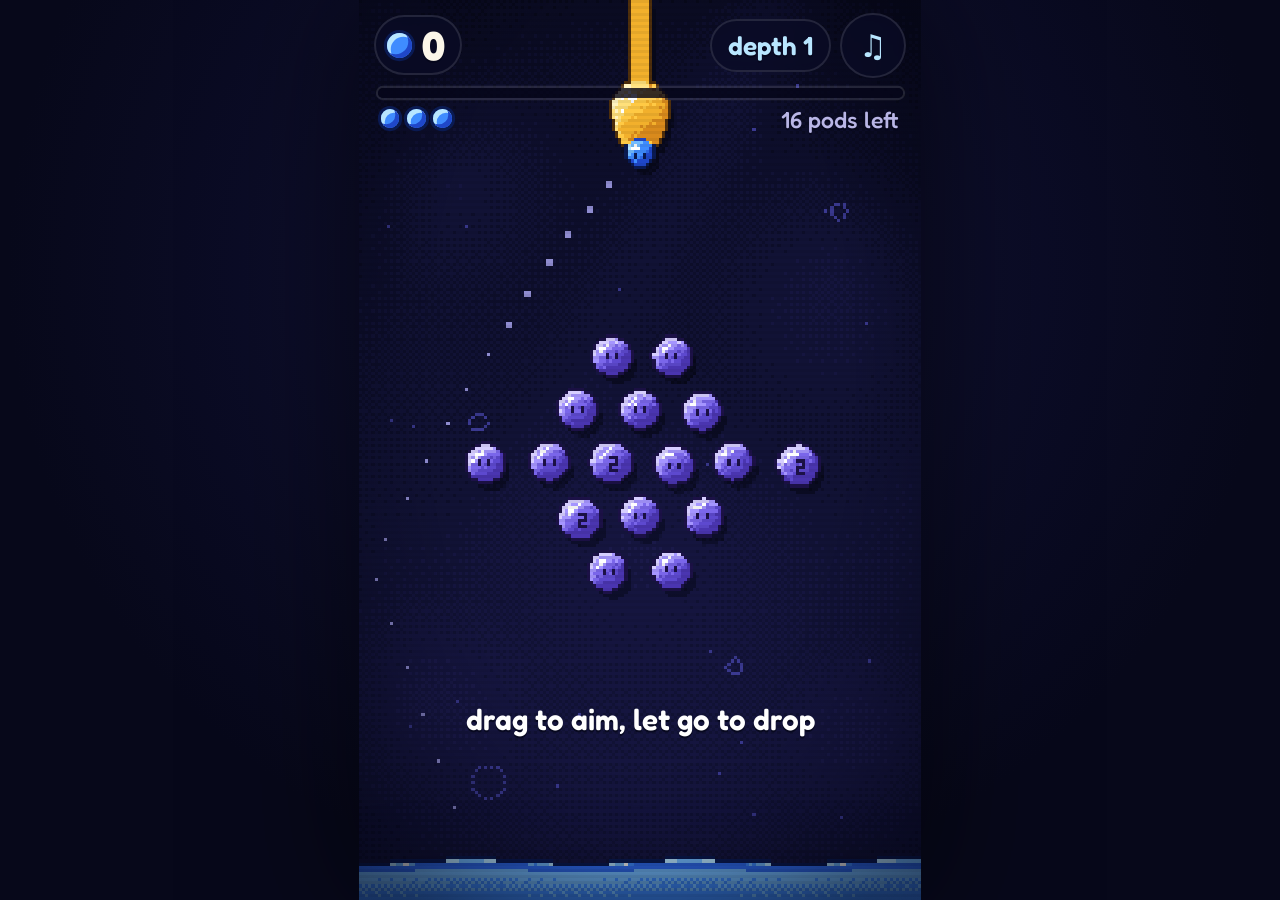
<file: archive/v3-single-file.html>
<!doctype html>
<html lang="en">
<head>
<meta charset="utf-8">
<meta name="viewport" content="width=device-width,initial-scale=1,maximum-scale=1,user-scalable=no,viewport-fit=cover">
<meta name="theme-color" content="#07081a">
<meta name="apple-mobile-web-app-capable" content="yes">
<meta name="mobile-web-app-capable" content="yes">
<title>bloop.in</title>
<link rel="preconnect" href="https://fonts.googleapis.com">
<link href="https://fonts.googleapis.com/css2?family=Fredoka:wght@400;500;600;700&display=swap" rel="stylesheet">
<style>
  :root { --u:2px; --bg:#07081a; --panel:#14153d; --line:#2c2a66; --ink:#fbf6e9; --soft:#b9b6e6; --dim:#7d7ab5; --blue:#3f8cff; --sky:#b8e6ff; --navy:#0a1a52; --gold:#ffc944; --violet:#7a66ea; }
  * { box-sizing:border-box; -webkit-tap-highlight-color:transparent; }
  html, body { height:100%; margin:0; overflow:hidden; overscroll-behavior:none; background:var(--bg); }
  body { color:var(--ink); font:500 calc(var(--u)*8.4)/1.25 'Fredoka',ui-rounded,'SF Pro Rounded',system-ui,sans-serif;
         user-select:none; -webkit-user-select:none; -webkit-touch-callout:none; touch-action:none; }
  #app { position:fixed; inset:0; display:flex; align-items:center; justify-content:center; background:radial-gradient(ellipse at 50% 30%, #12133a, #05061200 70%), var(--bg); }
  #stage { position:relative; overflow:hidden; background:#0d0e2b; box-shadow:0 0 calc(var(--u)*40) #0009; }
  canvas { position:absolute; inset:0; width:100%; height:100%; display:block; image-rendering:crisp-edges; image-rendering:pixelated; }
  /* soft vignette and faint scanlines over the pixels */
  #fx { position:absolute; inset:0; pointer-events:none;
        background:radial-gradient(ellipse at 50% 42%, #0000 52%, #03041299 100%), repeating-linear-gradient(0deg, #0000 0 calc(var(--u)*1), #0000000f calc(var(--u)*1) calc(var(--u)*2)); }
  .ui { position:absolute; pointer-events:none; text-shadow:0 calc(var(--u)*.7) 0 #05061acc; }
  .pill { background:#0b0c26b8; border:calc(var(--u)*.7) solid #ffffff1c; border-radius:99px; backdrop-filter:blur(4px); -webkit-backdrop-filter:blur(4px); }

  #hud { left:0; right:0; top:0; padding:calc(env(safe-area-inset-top) + var(--u)*4) calc(var(--u)*5) 0; display:flex; justify-content:space-between; align-items:center; }
  #goo { font-size:calc(var(--u)*13); font-weight:700; display:flex; align-items:center; gap:calc(var(--u)*3); line-height:1; padding:calc(var(--u)*2.5) calc(var(--u)*5) calc(var(--u)*2.5) calc(var(--u)*3.5); font-variant-numeric:tabular-nums; }
  #goo::before, .dot { content:''; display:inline-block; flex:none; width:calc(var(--u)*8); height:calc(var(--u)*8); border-radius:50%; background:var(--blue);
     box-shadow:inset calc(var(--u)*-1.2) calc(var(--u)*-1.2) 0 #1f47c9, inset calc(var(--u)*1.2) calc(var(--u)*1.2) 0 var(--sky), 0 0 0 var(--u) var(--navy); }
  #right { display:flex; align-items:center; gap:calc(var(--u)*3); }
  #depth { color:var(--sky); font-weight:600; padding:calc(var(--u)*2.5) calc(var(--u)*5); }
  #mute { pointer-events:auto; font:inherit; font-size:calc(var(--u)*10); color:var(--sky); width:calc(var(--u)*21); height:calc(var(--u)*21); padding:0; }
  #bar { left:calc(var(--u)*6); right:calc(var(--u)*6); top:calc(env(safe-area-inset-top) + var(--u)*28); height:calc(var(--u)*3.2); background:#05061acc; border-radius:99px; overflow:hidden; box-shadow:0 0 0 calc(var(--u)*.7) #ffffff1c; }
  #bar i { display:block; height:100%; width:0; border-radius:99px; background:linear-gradient(90deg,var(--violet),var(--sky)); box-shadow:0 0 calc(var(--u)*4) var(--sky); transition:width .25s; }
  #left { right:calc(var(--u)*7); top:calc(env(safe-area-inset-top) + var(--u)*33.5); font-size:calc(var(--u)*7.4); color:var(--soft); }
  #pips { left:calc(var(--u)*7); right:60%; top:calc(env(safe-area-inset-top) + var(--u)*35); display:flex; flex-wrap:wrap; gap:calc(var(--u)*2.4); }
  #pips .dot { width:calc(var(--u)*6); height:calc(var(--u)*6); transition:transform .25s cubic-bezier(.2,2,.4,1), opacity .2s; animation:pipin .3s cubic-bezier(.2,2,.4,1); }
  #pips .dot.used { opacity:.2; transform:scale(.55); }
  @keyframes pipin { 0% { transform:scale(0); } }
  #combo { right:calc(var(--u)*7); top:24%; font-size:calc(var(--u)*19); font-weight:700; color:#fff; opacity:0; transition:opacity .4s; text-align:right; line-height:.9; transform-origin:right center; }
  #combo small { display:block; font-size:calc(var(--u)*7.4); color:var(--sky); font-weight:600; }
  #combo.on { opacity:.95; } #combo.bump { animation:bump .18s; }
  @keyframes bump { 0%{transform:scale(1.35)} 100%{transform:scale(1)} }
  #haul { left:0; right:0; bottom:calc(env(safe-area-inset-bottom) + var(--u)*4); text-align:center; font-size:calc(var(--u)*12); font-weight:700; color:#fff; font-variant-numeric:tabular-nums; }
  #hint { left:0; right:0; bottom:18%; text-align:center; font-size:calc(var(--u)*9.5); font-weight:600; color:#fff; opacity:0; transition:opacity .4s; }
  #hint.on { opacity:1; animation:float 1.6s ease-in-out infinite; }
  #ff { left:0; right:0; bottom:13%; text-align:center; font-size:calc(var(--u)*8); color:var(--soft); opacity:0; transition:opacity .4s; }
  #ff.on { opacity:1; animation:float 1.6s ease-in-out infinite; }
  @keyframes float { 50% { transform:translateY(calc(var(--u)*-3)); } }
  #toast { left:0; right:0; top:32%; text-align:center; font-size:calc(var(--u)*20); font-weight:700; letter-spacing:.04em; color:var(--gold); opacity:0; line-height:1; white-space:pre-line; text-shadow:0 calc(var(--u)*1.5) 0 #5a3a0a, 0 0 calc(var(--u)*14) #ffc94488; }
  #toast.on { animation:toast 2.2s cubic-bezier(.2,1.6,.4,1) forwards; }
  @keyframes toast { 0%{opacity:0; transform:scale(.3)} 12%{opacity:1; transform:scale(1)} 80%{opacity:1} 100%{opacity:0; transform:scale(1.1)} }
  .pop { position:absolute; pointer-events:none; font-weight:700; font-size:calc(var(--u)*9.5); color:var(--sky); text-shadow:0 var(--u) 0 #05061a;
         transform:translate(-50%,-50%); animation:pop .9s cubic-bezier(.2,.9,.3,1) forwards; white-space:nowrap; }
  .pop.gold { color:var(--gold); font-size:calc(var(--u)*11); } .pop.big { color:#fff; font-size:calc(var(--u)*15); }
  @keyframes pop { 0%{opacity:0; margin-top:calc(var(--u)*3); scale:.5} 15%{opacity:1; scale:1.25} 30%{scale:1} 100%{opacity:0; margin-top:calc(var(--u)*-16)} }
  #shopBtn { position:absolute; left:50%; bottom:calc(env(safe-area-inset-bottom) + var(--u)*20); transform:translate(-50%, calc(var(--u)*30)); opacity:0; pointer-events:none; transition:.3s;
             font:inherit; font-weight:600; color:var(--sky); padding:calc(var(--u)*4) calc(var(--u)*9); min-height:calc(var(--u)*22); }
  #shopBtn.on { transform:translate(-50%,0); opacity:1; pointer-events:auto; }

  /* upgrade sheet: slides up from the bottom, everything within thumb reach */
  #sheet { position:absolute; left:0; right:0; bottom:0; height:56%; display:flex; flex-direction:column; background:linear-gradient(#11123af5,#090a22fa);
           border-top:calc(var(--u)*.8) solid #ffffff26; border-radius:calc(var(--u)*10) calc(var(--u)*10) 0 0; box-shadow:0 calc(var(--u)*-8) calc(var(--u)*24) #0008;
           transform:translateY(103%); transition:transform .3s cubic-bezier(.2,.9,.3,1); pointer-events:auto; touch-action:pan-y; }
  #sheet.open { transform:none; }
  #grab { width:calc(var(--u)*22); height:calc(var(--u)*2); border-radius:99px; background:#ffffff33; margin:calc(var(--u)*3.5) auto 0; }
  #res { padding:calc(var(--u)*3) calc(var(--u)*9) calc(var(--u)*4); display:flex; justify-content:space-between; align-items:center; gap:calc(var(--u)*5); }
  #res b { font-size:calc(var(--u)*17); font-weight:700; color:#fff; line-height:1; font-variant-numeric:tabular-nums; }
  #res span { color:var(--soft); text-align:right; font-size:calc(var(--u)*7.6); line-height:1.25; } #res em { font-style:normal; font-weight:700; color:var(--gold); font-size:calc(var(--u)*8.6); }
  #cards { flex:1; min-height:0; overflow-y:auto; -webkit-overflow-scrolling:touch; overscroll-behavior:contain; padding:calc(var(--u)*1) calc(var(--u)*6) calc(var(--u)*4); display:flex; flex-direction:column; gap:calc(var(--u)*3.2); touch-action:pan-y; }
  .card { position:relative; flex:none; display:flex; align-items:center; gap:calc(var(--u)*4); background:var(--panel); border:calc(var(--u)*.8) solid var(--line); border-radius:calc(var(--u)*6);
          padding:calc(var(--u)*4) calc(var(--u)*4) calc(var(--u)*4) calc(var(--u)*8); min-height:calc(var(--u)*34); overflow:hidden; }
  .card::before { content:''; position:absolute; left:0; top:0; bottom:0; width:calc(var(--u)*3); background:var(--blue); }
  .card.pod::before { background:var(--violet); } .card.goo::before, .card.pearl::before { background:var(--gold); } .card.locked::before { background:#2c2a66; }
  .card .t { flex:1; min-width:0; } .card .n { font-weight:600; font-size:calc(var(--u)*9.6); line-height:1.1; display:flex; align-items:center; gap:calc(var(--u)*3); }
  .card .d { color:var(--soft); font-size:calc(var(--u)*7.5); line-height:1.2; margin:calc(var(--u)*.8) 0 calc(var(--u)*1.8); font-weight:400; }
  .pipr { display:flex; gap:calc(var(--u)*1.2); } .pipr i { width:calc(var(--u)*5); height:calc(var(--u)*2); border-radius:99px; background:#2c2a66; } .pipr i.f { background:var(--sky); box-shadow:0 0 calc(var(--u)*2) var(--blue); }
  .lvl { color:var(--sky); font-size:calc(var(--u)*7); font-weight:600; }
  .card button { --p:0%; flex:none; font:inherit; font-size:calc(var(--u)*9.2); font-weight:700; color:#06103a; background:linear-gradient(#8fd0ff,var(--blue)); border:0; border-radius:calc(var(--u)*5);
                 min-width:calc(var(--u)*38); height:calc(var(--u)*25); padding:0 calc(var(--u)*4); box-shadow:0 calc(var(--u)*1.6) 0 #1f47c9; font-variant-numeric:tabular-nums; }
  .card button:active { transform:translateY(calc(var(--u)*1.6)); box-shadow:none; }
  .card.poor button { color:var(--soft); background:linear-gradient(90deg, #2d3f9a var(--p), #1d1e52 var(--p)); box-shadow:0 calc(var(--u)*1.6) 0 #0a0b22; }
  .card.maxed button { background:none; color:var(--gold); box-shadow:none; }
  .card.pearl button { background:linear-gradient(#fff3bf,var(--gold)); color:#4f2f0c; box-shadow:0 calc(var(--u)*1.6) 0 #d98a1c; }
  .card.can { border-color:#5aa2ff; box-shadow:0 0 calc(var(--u)*6) #3f8cff33; }
  .card.locked { opacity:.55; border-style:dashed; min-height:calc(var(--u)*24); } .card.locked .n { color:var(--dim); }
  .card.fresh { animation:fresh .7s cubic-bezier(.2,1.6,.4,1); border-color:var(--gold); } .card.bought { animation:bought .4s; }
  @keyframes fresh { 0%{transform:scale(.7); opacity:0} }
  @keyframes bought { 30%{transform:scale(1.04); background:#2a4bc0} }
  .tag { font-size:calc(var(--u)*6.4); font-weight:700; color:#4f2f0c; background:var(--gold); border-radius:99px; padding:calc(var(--u)*.4) calc(var(--u)*3); }
  #reset { flex:none; align-self:center; font:inherit; font-size:calc(var(--u)*6.8); color:var(--dim); background:none; border:0; padding:calc(var(--u)*7) calc(var(--u)*6); }
  #foot { padding:calc(var(--u)*4) calc(var(--u)*6) calc(env(safe-area-inset-bottom) + var(--u)*5); }
  #go { width:100%; font:inherit; font-size:calc(var(--u)*13); font-weight:700; letter-spacing:.06em; color:#06103a; background:linear-gradient(#e6f6ff,#8fd0ff); border:0; border-radius:calc(var(--u)*8); height:calc(var(--u)*30);
        box-shadow:0 calc(var(--u)*2) 0 var(--blue), 0 0 calc(var(--u)*12) #3f8cff66; }
  #go:active { transform:translateY(calc(var(--u)*2)); box-shadow:none; }
  #botlog { display:none; }
  .still * { transition:none !important; animation-duration:.001s !important; }   /* settled layout for screenshots */
</style>
</head>
<body>
<div id="app"><div id="stage">
  <canvas id="c"></canvas>
  <div id="fx"></div>
  <div id="bar" class="ui"><i></i></div>
  <div id="hud" class="ui"><div id="goo" class="pill">0</div><div id="right"><span id="depth" class="pill"></span><button id="mute" class="pill" aria-label="sound">♫</button></div></div>
  <div id="pips" class="ui"></div>
  <div id="left" class="ui"></div>
  <div id="combo" class="ui"></div>
  <div id="haul" class="ui"></div>
  <div id="hint" class="ui"></div>
  <div id="ff" class="ui">hold to speed up</div>
  <div id="toast" class="ui"></div>
  <button id="shopBtn" class="pill">upgrades</button>
  <div id="sheet">
    <div id="grab"></div>
    <div id="res"><b></b><span></span></div>
    <div id="cards"></div>
    <div id="foot"><button id="go">DROP</button></div>
  </div>
</div></div>
<pre id="botlog"></pre>

<script>
'use strict';
// ══════════════════════════ screen ══════════════════════════
// Portrait-first. The game is drawn 180 logical pixels wide and as tall as
// the phone allows; all DOM UI is sized in the same logical unit (--u).
const $ = id => document.getElementById(id);
const GW = 180, W4 = GW * 4, T = 128, TAU = Math.PI * 2;
let GH = 340;
const cv = $('c'), ctx = cv.getContext('2d');
const fc = document.createElement('canvas'), f = fc.getContext('2d', { willReadFrequently: true });
let out, o32, bgBuf, bgSh, surfArr = new Float32Array(GW);

function fit() {
  const vw = innerWidth, vh = innerHeight, ratio = Math.max(1.6, Math.min(2.2, vh / vw));
  const w = Math.min(vw, vh / ratio), h = w * ratio, st = $('stage');
  st.style.width = w + 'px'; st.style.height = h + 'px';
  document.documentElement.style.setProperty('--u', w / GW + 'px');
  const gh = +new URLSearchParams(location.search).get('gh') || Math.round(GW * ratio);
  if (gh !== GH || !out) { GH = gh; cv.width = fc.width = GW; cv.height = fc.height = GH; out = ctx.createImageData(GW, GH); o32 = new Uint32Array(out.data.buffer); buildBg(); return true; }
}

// ══════════════════════════ goo renderer ══════════════════════════
// Goo is splatted additively into an offscreen field (one colour channel per
// goo type), then every pixel is shaded from the field's value and slope:
// outline, rim light, shade, deep core, glint, with ordered dither.
function sprite(rgb) {
  const s = document.createElement('canvas'); s.width = s.height = 64;
  const g = s.getContext('2d'), gr = g.createRadialGradient(32, 32, 0, 32, 32, 32);
  for (let i = 0; i <= 12; i++) { const t = i / 12; gr.addColorStop(t, `rgba(${rgb},${(1 - t * t) ** 2})`); }
  g.fillStyle = gr; g.fillRect(0, 0, 64, 64); return s;
}
const SPR = [sprite('255,0,0'), sprite('0,255,0'), sprite('0,0,255')], SOLID = ['#f00', '#0f0', '#00f'];
// ch: 0 blue (you, droplets, pool) · 1 violet (pods) · 2 gold
function ball(x, y, r, ch = 0) { if (r <= 0) return; const R = r * 1.85; f.drawImage(SPR[ch], x - R, y - R, R * 2, R * 2); }
function slab(x, y, w, h, ch = 0) { f.fillStyle = SOLID[ch]; f.fillRect(x, y, w, h); }
const abgr = h => { const n = parseInt(h.slice(1), 16); return (0xff000000 | ((n & 255) << 16) | (n & 0xff00) | (n >> 16)) >>> 0; };
// tones: 0 outline, 1 shade, 2 core, 3 body, 4 light, 5 rim, 6 glint
const PAL = [
  ['#0a1a52', '#1f47c9', '#2f6cf0', '#3f8cff', '#74bcff', '#b8e6ff', '#ffffff'],
  ['#1c1147', '#4a35b0', '#5d49cf', '#7a66ea', '#a595ff', '#d6ceff', '#ffffff'],
  ['#4f2f0c', '#d98a1c', '#f2b02c', '#ffc944', '#ffe07a', '#fff3bf', '#ffffff'],
].map(p => p.map(abgr));
const BAY = [0, 8, 2, 10, 12, 4, 14, 6, 3, 11, 1, 9, 15, 7, 13, 5];
const THEMES = [   // 7 backdrop tones, dark to light, then the colour of drifting specks and bubbles
  ['#07081a', '#0a0b22', '#0d0e2b', '#111235', '#15153f', '#1a1949', '#201e55', '#3a3990'],   // indigo
  ['#04101a', '#061723', '#081f2d', '#0b2838', '#0e3243', '#123d4f', '#17495c', '#2f7f93'],   // teal
  ['#12061a', '#190a24', '#200e2e', '#291339', '#321844', '#3c1e50', '#47255d', '#7d4aa0'],   // plum
  ['#040a1f', '#06102b', '#081637', '#0b1d44', '#0f2552', '#132e60', '#18386f', '#3766b0'],   // navy
  ['#1a0611', '#240a18', '#2e0e20', '#391329', '#441833', '#501e3d', '#5d2548', '#a04a78'],   // wine
].map(t => t.map(abgr));
let RAMP = THEMES[0], SPECK = THEMES[0][7];
function setTheme(i) { RAMP = THEMES[i]; SPECK = RAMP[7]; if (out) buildBg(); }
function buildBg() {
  bgBuf = new Uint32Array(GW * GH); bgSh = new Uint32Array(GW * GH);
  const bokeh = [[30, GH * .2, 40], [150, GH * .32, 46], [90, GH * .6, 60], [165, GH * .82, 36], [20, GH * .78, 40]];
  for (let y = 0, i = 0; y < GH; y++) for (let x = 0; x < GW; x++, i++) {
    let s = 1.5 + 2.6 * y / GH;
    for (const [bx, by, br] of bokeh) { const d = Math.hypot(x - bx, y - by); if (d < br) s += 1.2 * (1 - d / br); }
    const dx = (x - GW / 2) / (GW / 2), dy = (y - GH / 2) / (GH / 2);
    s -= 1.5 * Math.max(0, dx * dx * .7 + dy * dy - .62);
    s += 1.1 * Math.max(0, Math.sin((x + y * .5) * .05 + 1.2)) ** 3 * Math.max(0, 1 - y / (GH * .7));   // slanted shafts of light from above
    const k = Math.max(0, Math.min(6, Math.floor(s + BAY[(y & 3) << 2 | (x & 3)] / 16)));
    bgBuf[i] = RAMP[k]; bgSh[i] = RAMP[Math.max(0, k - 2)];
  }
}
const specks = [...Array(26)].map(() => ({ x: Math.random() * GW, y: Math.random() * 400, s: 2 + Math.random() * 5 }));
const bubbles = [...Array(6)].map(() => ({ x: Math.random() * GW, y: Math.random() * 400, r: 2 + Math.random() * 4, s: 5 + Math.random() * 8, ph: Math.random() * 6 }));
let surf = false; const orbs = [];
const orb = (x, y, R) => orbs.push({ x, y, R, R2: R * R });

function render(dt) {
  const d = f.getImageData(0, 0, GW, GH).data, W = GW, H = GH;
  o32.set(bgBuf);
  for (const s of specks) { s.y -= s.s * dt; if (s.y < 0) { s.y = H - 1; s.x = Math.random() * W; } if (s.y < H) o32[(s.y | 0) * W + (s.x | 0)] = SPECK; }
  for (const b of bubbles) {   // slow bubbles drifting up behind everything
    b.y -= b.s * dt; if (b.y < -8) { b.y = H + 8; b.x = Math.random() * W; }
    const bx = b.x + Math.sin(now * .8 + b.ph) * 3, n = 8 + (b.r * 2 | 0);
    for (let k = 0; k < n; k++) { const a = k / n * TAU, px = bx + Math.cos(a) * b.r | 0, py = b.y + Math.sin(a) * b.r | 0; if (px >= 0 && px < W && py >= 0 && py < H) o32[py * W + px] = SPECK; }
  }
  const sh = (3 * W + 2) * 4;
  for (let y = 0, i = 0; y < H; y++) for (let x = 0; x < W; x++, i++) {
    const p = i << 2; let c = -1, m = T - 1;
    if (d[p] > m) { c = 0; m = d[p]; }
    if (d[p + 1] > m) { c = 1; m = d[p + 1]; }
    if (d[p + 2] > m) { c = 2; }
    if (c < 0) {
      let o = -1, q;
      if (x > 0) { q = p - 4; if (d[q] >= T) o = 0; else if (d[q + 1] >= T) o = 1; else if (d[q + 2] >= T) o = 2; }
      if (o < 0 && x < W - 1) { q = p + 4; if (d[q] >= T) o = 0; else if (d[q + 1] >= T) o = 1; else if (d[q + 2] >= T) o = 2; }
      if (o < 0 && y > 0) { q = p - W4; if (d[q] >= T) o = 0; else if (d[q + 1] >= T) o = 1; else if (d[q + 2] >= T) o = 2; }
      if (o < 0 && y < H - 1) { q = p + W4; if (d[q] >= T) o = 0; else if (d[q + 1] >= T) o = 1; else if (d[q + 2] >= T) o = 2; }
      if (o >= 0) o32[i] = PAL[o][0];
      else if (x >= 2 && y >= 3) { q = p - sh; if (d[q] >= T || d[q + 1] >= T || d[q + 2] >= T) o32[i] = bgSh[i]; }
      continue;
    }
    const pc = p + c, v = d[pc], P = PAL[c], dz = BAY[(y & 3) << 2 | (x & 3)] / 16 - .5;
    const gx = (x < W - 2 ? d[pc + 8] : v) - (x > 1 ? d[pc - 8] : v);
    const gy = (y < H - 2 ? d[pc + 2 * W4] : v) - (y > 1 ? d[pc - 2 * W4] : v);
    const b = (.6 * gx + .8 * gy) / (Math.sqrt(gx * gx + gy * gy) + 20) + dz * .28;
    let t = 3;
    if (b > .5) t = v < T + 40 ? 5 : v < T + 105 ? 4 : 3;
    else if (b > .12) t = v < T + 55 ? 4 : 3;
    else if (b < -.45) t = v < T + 80 ? 1 : 3;
    else if (b < -.1 && v < T + 30) t = 1;
    if (t === 3 && v >= 253) t = 2;
    if (b > .74 && v > T + 52 && v < T + 92) t = 6;
    if (t === 3 || t === 2) {
      if (c === 0 && surf && y - surfArr[x] > 2) { const dd = y - surfArr[x] + dz * 7; t = dd < 7 ? 4 : dd < 17 ? 3 : dd < 36 ? 2 : 1; }
      else for (const o of orbs) {
        const dx = x - o.x, dy = y - o.y;
        if (dx * dx + dy * dy < o.R2) {
          const nd = (-.6 * dx - .8 * dy) / o.R + dz * .3;
          t = nd > .52 ? 4 : nd > .02 ? 3 : nd > -.5 ? 2 : 1;
          const hx = dx + .36 * o.R, hy = dy + .42 * o.R, hr = .2 * o.R;
          if (hx * hx + hy * hy * 1.6 < hr * hr) t = 6;
          break;
        }
      }
    }
    o32[i] = P[t];
  }
  ctx.putImageData(out, 0, 0);
}

// tiny pixel helpers drawn on top of the goo
function eyes(x, y, s, lx = 0, ly = 0, blink = false, wide = false) {
  const w = Math.max(1, Math.round(s)), h = blink ? 1 : Math.max(2, Math.round(s * (wide ? 2.1 : 1.6))), gap = Math.max(2, Math.round(s * 2.4));
  const ex = Math.round(x + lx), ey = Math.round(y + ly - h / 2);
  ctx.fillStyle = '#0a1a52';
  ctx.fillRect(ex - gap / 2 - w | 0, ey, w, h); ctx.fillRect(ex + gap / 2 | 0, ey, w, h);
}
const DIG = ['111101101101111', '010110010010111', '111001111100111', '111001111001111', '101101111001001', '111100111001111', '111100111101111', '111001001001001', '111101111101111', '111101111001111'];
function num(x, y, n, color) {
  const s = String(n), w = s.length * 4 - 1; let ox = Math.round(x - w / 2); const oy = Math.round(y - 2.5);
  ctx.fillStyle = color;
  for (const ch of s) { const g = DIG[+ch]; for (let k = 0; k < 15; k++) if (g[k] === '1') ctx.fillRect(ox + k % 3, oy + (k / 3 | 0), 1, 1); ox += 4; }
}
function ring(x, y, r, color) {
  ctx.fillStyle = color; const n = Math.max(10, r * 1.5 | 0);
  for (let i = 0; i < n; i += 2) { const a = i / n * TAU; ctx.fillRect(x + Math.cos(a) * r | 0, y + Math.sin(a) * r | 0, 1, 1); }
}

// ══════════════════════════ juice ══════════════════════════
const rnd = (a, b) => a + Math.random() * (b - a);
const clamp = (v, a, b) => v < a ? a : v > b ? b : v;
const fmt = n => { n = Math.floor(n); if (n < 1e4) return n.toLocaleString(); const u = ['k', 'M', 'B', 'T', 'q', 'Q']; let i = -1; while (n >= 1000 && i < u.length - 1) { n /= 1000; i++; } return (n < 10 ? n.toFixed(2) : n < 100 ? n.toFixed(1) : n.toFixed(0)) + u[i]; };
const params = new URLSearchParams(location.search), BOT = +params.get('bot') || 0, AUTO = params.has('auto');
let now = 0, shakeAmt = 0;
const shake = a => { shakeAmt = Math.min(7, Math.max(shakeAmt, a)); };
const buzz = ms => { if (BOT) return; try { navigator.vibrate && navigator.vibrate(ms); } catch (_) {} };
function popup(x, y, text, cls) {
  if (BOT) return; const st = $('stage'); if (st.querySelectorAll('.pop').length > 16) return;
  const e = document.createElement('div'); e.className = 'pop ' + (cls || ''); e.textContent = text;
  e.style.left = x / GW * 100 + '%'; e.style.top = y / GH * 100 + '%';
  e.onanimationend = () => e.remove(); st.appendChild(e);
}
function toast(text) { if (BOT) return; const t = $('toast'); t.textContent = text; t.classList.remove('on'); void t.offsetWidth; t.classList.add('on'); }

// ── audio ──
// Everything is synthesised. Effects are pitched water-drop "bloops" on an
// A-major pentatonic scale, layered with short noise for body. The soundtrack
// is a slow generative piece in the same key, so every pop lands in tune, and
// it brightens as the combo climbs.
let ac, master, sfxBus, musBus, musLP, verb, noiseBuf, lastB = 0, muted = 0;   // muted: 0 all on · 1 music off · 2 silent
const MUTE_ICON = ['♫', '♪', '×'];
function applyMute() {
  $('mute').textContent = MUTE_ICON[muted]; $('mute').style.opacity = muted === 2 ? .45 : 1;
  if (!ac) return; const t = ac.currentTime;
  sfxBus.gain.setTargetAtTime(muted === 2 ? 0 : 1, t, .05); musBus.gain.setTargetAtTime(muted === 0 ? .55 : 0, t, .6);
}
function initAudio() {
  if (BOT) return;
  if (ac) { if (ac.state !== 'running') ac.resume(); return; }
  try {
    ac = new (window.AudioContext || window.webkitAudioContext)();
    const sr = ac.sampleRate, comp = ac.createDynamicsCompressor();
    master = ac.createGain(); master.gain.value = .9; master.connect(comp); comp.connect(ac.destination);
    const ir = ac.createBuffer(2, sr * 2.8, sr);   // a soft synthetic hall
    for (let c = 0; c < 2; c++) { const d = ir.getChannelData(c); for (let k = 0; k < d.length; k++) d[k] = (Math.random() * 2 - 1) * (1 - k / d.length) ** 2.8; }
    verb = ac.createConvolver(); verb.buffer = ir; const wet = ac.createGain(); wet.gain.value = .55; verb.connect(wet); wet.connect(master);
    sfxBus = ac.createGain(); sfxBus.connect(master); const s1 = ac.createGain(); s1.gain.value = .2; sfxBus.connect(s1); s1.connect(verb);
    musLP = ac.createBiquadFilter(); musLP.type = 'lowpass'; musLP.frequency.value = 1200; musLP.Q.value = .4;
    musBus = ac.createGain(); musBus.gain.value = 0; musBus.connect(musLP); musLP.connect(master); const s2 = ac.createGain(); s2.gain.value = .7; musLP.connect(s2); s2.connect(verb);
    noiseBuf = ac.createBuffer(1, sr, sr); { const d = noiseBuf.getChannelData(0); for (let k = 0; k < sr; k++) d[k] = Math.random() * 2 - 1; }
    applyMute(); musT = ac.currentTime + .15; setInterval(musSched, 90);
  } catch (_) { ac = null; }
}
const noteC = i => note(i < 15 ? i : 10 + i % 5);   // past the top of the scale, keep dancing in the top octave
const note = i => 220 * 2 ** (([0, 2, 4, 7, 9][i % 5] + 12 * Math.floor(i / 5)) / 12);
function tone(freq, dur = .16, vol = .1, o = {}) {
  if (!ac || muted === 2 && !o.bus) return; const t = Math.max(ac.currentTime, o.t || 0) + (o.at || 0);
  const os = ac.createOscillator(), g = ac.createGain(); os.type = o.type || 'sine';
  os.frequency.setValueAtTime(freq * (o.from || 1), t);
  if (o.from) os.frequency.exponentialRampToValueAtTime(freq, t + (o.glide || .045));
  if (o.to) os.frequency.exponentialRampToValueAtTime(freq * o.to, t + dur);
  g.gain.setValueAtTime(.0001, t); g.gain.linearRampToValueAtTime(vol, t + (o.att || .006)); g.gain.exponentialRampToValueAtTime(.0001, t + dur);
  let outNode = g; if (o.pan && ac.createStereoPanner) { const pn = ac.createStereoPanner(); pn.pan.value = o.pan; g.connect(pn); outNode = pn; }
  os.connect(g); outNode.connect(o.bus || sfxBus); os.start(t); os.stop(t + dur + .05);
}
function noise(dur, vol, o = {}) {
  if (!ac || muted === 2) return; const t = ac.currentTime + (o.at || 0);
  const src = ac.createBufferSource(), fl = ac.createBiquadFilter(), g = ac.createGain(); src.buffer = noiseBuf;
  fl.type = o.type || 'bandpass'; fl.frequency.setValueAtTime(o.f || 1500, t); fl.Q.value = o.q || .8;
  if (o.f2) fl.frequency.exponentialRampToValueAtTime(o.f2, t + dur);
  g.gain.setValueAtTime(.0001, t); g.gain.linearRampToValueAtTime(vol, t + .005); g.gain.exponentialRampToValueAtTime(.0001, t + dur);
  src.connect(fl); fl.connect(g); g.connect(sfxBus); src.start(t, Math.random() * .5, dur + .05);
}
function bloop(freq = 440, dur = .16, vol = .12) { if (!ac) return; const t = ac.currentTime; if (t - lastB < .02) return; lastB = t; tone(freq, dur, vol, { from: .55 }); }
const arpeggio = (from, n, gap = 70) => { if (!ac) return; for (let i = 0; i < n; i++) tone(note(from + i), .34, .12, { from: .55, at: i * gap / 1000 }); };
const pan = x => clamp((x / GW - .5) * 1.4, -1, 1);
const sfx = {
  fire() { tone(300, .24, .13, { from: 1.7, glide: .13 }); noise(.14, .035, { f: 700, f2: 3200 }); },
  hit(i, x) { bloop(noteC(i), .15, .07); noise(.035, .045, { f: 2400, q: 1.5 }); },
  pop(i, x, gold) {
    const n = noteC(i), t = ac ? ac.currentTime : 0; if (t - lastPop < .012) return; lastPop = t; tone(n, .26, .1, { from: .55 });
    tone(n * 2, .14, .035, { from: .7, type: 'triangle', pan: pan(x) }); noise(.06, .05, { type: 'highpass', f: 3200 });
    if (i % 5 === 4) tone(n * 1.5, .3, .05, { type: 'triangle', at: .03 });
    if (gold) { tone(note(12), .5, .07, { type: 'triangle' }); tone(note(14), .6, .06, { type: 'triangle', at: .07 }); }
  },
  plop(k, x) { tone(note(10 + k % 5), .07, .028, { pan: pan(x) }); },
  sink(x, big) { tone(190, .32, big ? .14 : .05, { to: .45 }); tone(380, .16, big ? .05 : .02, { to: .5, type: 'triangle' }); noise(.28, big ? .08 : .03, { type: 'lowpass', f: 1400, f2: 300 }); },
  fizz() { noise(.18, .04, { type: 'highpass', f: 2500, f2: 7000 }); tone(500, .12, .03, { to: 1.6 }); },
  skip() { tone(260, .28, .13, { to: 2.2 }); noise(.2, .05, { type: 'lowpass', f: 1400, f2: 300 }); },
  split() { tone(note(7), .2, .09, { from: .5 }); tone(note(9), .2, .08, { from: .5, at: .05 }); },
  boom() { tone(95, .55, .3, { to: .32 }); tone(240, .35, .16, { to: .3, type: 'triangle' }); noise(.45, .24, { type: 'lowpass', f: 2600, f2: 200 }); },
  buy(l) { const k = 5 + l % 5; tone(note(k), .3, .1, { type: 'triangle' }); tone(note(k) * 1.5, .4, .08, { type: 'triangle', at: .08 }); tone(note(k) * 2, .6, .07, { type: 'triangle', at: .16 }); noise(.3, .02, { type: 'highpass', f: 6000, at: .16 }); },
  deny() { tone(230, .13, .08, { type: 'triangle', to: .75 }); },
  tap() { tone(660, .06, .05, { from: .8 }); },
  sheet(up) { noise(.22, .035, { f: up ? 350 : 1500, f2: up ? 1700 : 300, q: .6 }); },
  tick(k) { tone(note(8 + k % 7), .06, .045); },
  near() { tone(note(3), .35, .08, { type: 'triangle', to: .94 }); },
  clear() {
    arpeggio(5, 10, 80);
    for (const m of [57, 64, 69, 73, 76]) tone(440 * 2 ** ((m - 69) / 12), 2.4, .05, { type: 'triangle', att: .05, at: .1 });
    noise(1.2, .03, { type: 'highpass', f: 5000, at: .2 });
  },
};
// soundtrack: slow pads, a soft bass and sparse pentatonic plucks
const CHORDS = [[45, 52, 59, 61, 64], [42, 52, 57, 61, 64], [38, 54, 57, 61, 66], [40, 52, 59, 64, 66]], PENT = [69, 71, 73, 76, 78, 81, 83, 85];
const mtof = m => 440 * 2 ** ((m - 69) / 12), SPB = 60 / 66 / 2;
let lastPop = 0, musT = 0, musStep = 0, musHeat = 0, lastPluck = 3;
function musSched() {
  if (!ac || ac.state !== 'running' || muted !== 0) { if (ac) musT = Math.max(musT, ac.currentTime + .1); return; }
  const heat = R ? clamp(R.combo / 18, 0, 1) : 0; musHeat += (heat - musHeat) * .15;
  musLP.frequency.setTargetAtTime((R && R.state === 'shop' ? 750 : 1100) + 2600 * musHeat, ac.currentTime, .3);
  while (musT < ac.currentTime + .35) {
    const k = musStep % 16, ch = CHORDS[(musStep >> 4) % 4], t = musT;
    if (k === 0) ch.forEach((m, i) => { const fq = mtof(m), d = SPB * 16 + 1.2, v = i ? .03 : .05;
      tone(fq, d, v, { bus: musBus, t, att: 1.6, pan: (i - 2) * .25 }); tone(fq * 1.003, d, v * .6, { bus: musBus, t, att: 2, type: 'triangle', pan: (2 - i) * .25 }); });
    if (k === 0 || k === 10) tone(mtof(ch[0] - 12), SPB * 5, .09, { bus: musBus, t, att: .04 });
    if (Math.random() < (k % 2 ? .14 : .38) + musHeat * .3) {   // a wandering melody, small steps
      lastPluck = clamp(lastPluck + (Math.random() * 5 | 0) - 2, 0, PENT.length - 1);
      tone(mtof(PENT[lastPluck]), .9, .035 + musHeat * .02, { bus: musBus, t, type: 'triangle', att: .004, pan: rnd(-.6, .6) });
    }
    musStep++; musT += SPB;
  }
}

// ══════════════════════════ save + upgrades ══════════════════════════
const SAVE = 'bloopin.save.v2';
let S = { goo: 0, layer: 1, best: 0, rounds: 0, pearls: 0, up: {}, seen: {}, sure: {} };
if (!BOT) try { const j = JSON.parse(localStorage.getItem(SAVE)); if (j && j.up) S = Object.assign(S, j); muted = +S.muted || 0; } catch (_) {}
const save = () => { if (BOT) return; try { S.muted = muted; localStorage.setItem(SAVE, JSON.stringify(S)); } catch (_) {} };
const lv = id => S.up[id] || 0;

// Every upgrade changes something you can see on the board. New ones are
// revealed as you reach new depths. cat: what it acts on (drop / pod / goo).
const UP = [
  { id: 'drops',  cat: 'drop', name: 'more drops',     desc: '+1 drop every round',                    max: 7,  cost: 8,     grow: 2.7 },
  { id: 'power',  cat: 'pod',  name: 'punch',          desc: 'drops hit harder, pod numbers shrink',   max: 99, cost: 12,    grow: 2.15 },
  { id: 'rich',   cat: 'goo',  name: 'rich goo',       desc: 'every droplet is worth more',            max: 99, cost: 15,    grow: 2.2 },
  { id: 'bounce', cat: 'drop', name: 'bouncy',         desc: 'drops bounce higher and last more hits',         max: 4,  cost: 10,    grow: 3 },
  { id: 'splash', cat: 'pod',  name: 'splash',         desc: 'popped pods hurt their neighbours',      max: 5,  cost: 30,    grow: 3.4 },
  { id: 'fat',    cat: 'drop', name: 'fat drop',       desc: 'a bigger drop is harder to miss with',   max: 4,  cost: 120,   grow: 3.2, depth: 2 },
  { id: 'aim',    cat: 'drop', name: 'long sight',     desc: 'see further along your shot',            max: 2,  cost: 90,    grow: 6,   depth: 2 },
  { id: 'twin',   cat: 'drop', name: 'twins',          desc: 'a drop splits on its first hit',         max: 3,  cost: 400,   grow: 6,   depth: 4 },
  { id: 'combo',  cat: 'goo',  name: 'rhythm',         desc: 'long combos turn the goo to gold',       max: 5,  cost: 2500,   grow: 3.2, depth: 6 },
  { id: 'skip',   cat: 'drop', name: 'skipping stone', desc: 'drops skip off the pool, good as new',         max: 3,  cost: 15000,  grow: 6,   depth: 8 },
  { id: 'gold',   cat: 'goo',  name: 'gold pods',      desc: 'gold pods worth 8× appear',              max: 5,  cost: 90000,  grow: 3.2, depth: 10 },
  { id: 'leak',   cat: 'drop', name: 'leaky tap',      desc: 'the tap drips free little drops',        max: 4,  cost: 1.2e+06,   grow: 4,   depth: 13 },
  { id: 'tad',    cat: 'pod',  name: 'tadpoles',       desc: 'popped pods can hatch a mini drop',      max: 5,  cost: 1.8e+07,   grow: 3.5, depth: 16 },
  { id: 'bomb',   cat: 'pod',  name: 'boom pods',      desc: 'pods that blow up everything near',      max: 3,  cost: 2.5e+08, grow: 5,   depth: 19 },
  { id: 'heavy',  cat: 'drop', name: 'heavy',          desc: 'plough straight through the first pods', max: 3,  cost: 3.5e+09,   grow: 6,   depth: 22 },
];
const cost = u => Math.round(u.cost * (u.id === 'power' && +params.get('pg') || u.id === 'rich' && +params.get('rg') || u.grow) ** lv(u.id));
const open = u => S.layer >= (u.depth || 1);
const dmgNow = () => 1.4 ** lv('power');
const richMul = () => 1.25 ** lv('rich') * (1 + .5 * S.pearls);
const HPG = +params.get('hpg') || 1.7, layerVal = L => 1.6 ** (L - 1);
// pods toughen fastest over the early depths, while new tricks are still arriving
const EX = +params.get('ex') || 1, hpBase = L => { const t = clamp((L - 2) / 12, 0, 1); return HPG ** (L - 1) * (1 + (EX - 1) * t * t * (3 - 2 * t)); };
const hits = p => Math.max(1, Math.ceil(p.hp / dmgNow() - 1e-6));
const pearlsFor = L => L < 8 ? 0 : Math.floor((L - 6) ** 1.3);

// ══════════════════════════ the round ══════════════════════════
const LX = GW / 2, LY = 46, SPEED = 235, GRAV = 270, STEP = 1 / 120;
let R = null, pool = null, aim = null, aimId = null, held = false;

function makePool() {
  const n = GW / 4 + 1;
  return {
    n, h: new Float32Array(n), v: new Float32Array(n), base: 12,
    update(dt, depth) {
      const { h, v } = this; this.base += (depth - this.base) * Math.min(1, dt * 4);
      for (let i = 0; i < n; i++) { const l = i ? h[i - 1] : h[i], r = i < n - 1 ? h[i + 1] : h[i]; v[i] += (-50 * h[i] + 260 * (l + r - 2 * h[i]) - 1.8 * v[i]) * dt; }
      for (let i = 0; i < n; i++) h[i] = clamp(h[i] + v[i] * dt, -this.base + 3, 26);
    },
    top(x) { const q = clamp(x / 4, 0, n - 1.001), i = q | 0, t = q - i; return GH - this.base - (this.h[i] * (1 - t) + this.h[i + 1] * t); },
    splash(x, pow) { const c = Math.round(x / 4); for (let k = -3; k <= 3; k++) { const i = c + k; if (i >= 0 && i < n) this.v[i] -= pow * (1 - Math.abs(k) / 4); } },
    draw() { for (let x = 0; x < GW; x += 2) { const y = this.top(x + 1) + Math.sin(now * 1.6 + x * .09) * .7; slab(x, y, 2, GH - y + 1); surfArr[x] = surfArr[x + 1] = y; } },
  };
}
const podR = h => 5.4 + Math.min(h, 4) * .5;   // capped so there is always a gap to aim through
const maxDrops = () => 3 + lv('drops');
const wearMax = () => 5 + 2 * lv('bounce');   // how many knocks a drop can give before it is spent
const fieldValue = () => R.pods.reduce((a, p) => a + (p.dead ? 0 : p.rel * (p.type === 'gold' ? 16 : 1)), 0) * layerVal(S.layer) * richMul() * 1.6;
const mkPod = (x, y, rel, L, type, r) => { const hp = hpBase(L) * rel; return { x, y, hp, max: hp, rel, r: 6, type, s: 0, sv: 0, ox: 0, oy: 0, vx: 0, vy: 0, born: -(r * .035 + Math.random() * .12), ph: Math.random() * 9 }; };
function toType(p, type) { p.type = type; p.rel = .5; p.hp = p.max = .5 * hpBase(S.layer); p.sv += 16; R && R.rings.push({ x: p.x, y: p.y, r: 4, life: .35, c: '#fff3bf' }); }

// The field is always 9 rows tall whatever the phone, so every screen plays the same board.
function genField() {
  const L = S.layer, rows = 9, top = Math.max(80, Math.round((GH - 12) / 2 - 76)), bot = top + 136, cy = (top + bot) / 2, pods = [], mask = L === 1 ? 5 : (L - 2) % 5;
  for (let r = 0; r < rows; r++) for (let c = 0; c < 8; c++) {
    const x = 20 + c * 20 + (r & 1 ? 10 : 0), y = top + r * 17; if (x > GW - 14) continue;
    const nx = (x - GW / 2) / (GW / 2 - 14), ny = (y - cy) / 68, rr = Math.hypot(nx, ny);
    const keep = mask === 5 ? Math.abs(nx) + Math.abs(ny) < .66 : mask === 0 ? rr > .45 && rr < 1.02 : mask === 1 ? Math.abs(nx) + Math.abs(ny) < .95
      : mask === 2 ? Math.abs(Math.abs(nx) - Math.abs(ny)) < .34 : mask === 3 ? (r + c) % 3 !== 0 : Math.abs(nx) > .3 && Math.abs(nx) < .92 && Math.abs(ny) < .85;
    if (keep) pods.push(mkPod(x + rnd(-1, 1), y + rnd(-1, 1), .55 + Math.random() ** 2.5 * (L === 1 ? .6 : 1.1), L, '', r));
  }
  const plain = () => pods.filter(p => !p.type), pick = a => a[Math.random() * a.length | 0];
  for (const p of pods) if (Math.random() < .03 * lv('gold')) toType(p, 'gold');
  if (lv('gold') && !pods.some(p => p.type === 'gold')) toType(pick(plain()), 'gold');
  for (let k = 0; k < lv('bomb'); k++) { const p = pick(plain()); if (p) toType(p, 'bomb'); }
  return pods;
}

// A new board is laid out as soon as the last round is banked, so it sits
// behind the upgrade sheet and every purchase can show up on it straight away.
function newRound(prev) {
  R = null; const pods = genField();
  R = { state: 'play', prev, t: 0, pods, balls: [], drops: [], bits: [], rings: [], sparks: [], queue: [], total: pods.length, popped: 0, left: maxDrops(), haul: 0, got: 0,
        combo: 0, comboT: 0, best: 0, plops: 0, cool: .5, slow: 0, freeze: 0, endT: 0, leakT: 1.5, leaks: 0, src: null, cleared: false, chance: false, shots: 0, sinceShot: 0, mulTier: 0, pending: null, value: 1 };
  R.value = fieldValue();
  if (!pool) pool = makePool();
  aim = null; aimId = null;
  if (prev) {
    const can = UP.some(u => open(u) && lv(u.id) < u.max && cost(u) <= S.goo), news = UP.some(u => u.depth && open(u) && !S.seen[u.id]);
    if (BOT || can || news || prev.cleared) R.state = 'shop'; else popup(GW / 2, GH * .42, '+' + fmt(prev.got), 'big');
  }
  ui.round(); if (R.state === 'shop') ui.shop();
}
function startPlay() {
  for (const u of UP) if (open(u)) S.seen[u.id] = 1;
  R.state = 'play'; R.cool = .3; R.left = maxDrops(); R.value = fieldValue(); save(); ui.round();
}

function addBall(x, y, vx, vy, o = {}) {
  const mini = !!o.mini, r = mini ? 2.6 : 4 + lv('fat') * .7;
  R.balls.push({ x, y, vx, vy, r, dmg: dmgNow() * (mini ? .5 : 1), mini, plough: mini ? 0 : lv('heavy') * 2, lastP: null, leak: !!o.leak, wear: o.wear || (mini ? 3 : wearMax()), split: mini || !!o.split, skips: mini ? 0 : lv('skip'), hits: 0, age: 0, slowT: 0, sq: 0, trail: 0 });
}
function fire(a) {
  if (R.state !== 'play' || R.left <= 0 || R.cool > 0) return false;
  R.left--; R.shots++; R.cool = .22; R.sinceShot = 0;
  addBall(LX + Math.cos(a) * 8, LY + Math.sin(a) * 8, Math.cos(a) * SPEED, Math.sin(a) * SPEED);
  sfx.fire(); buzz(8); ui.pips(); $('hint').classList.remove('on');
  return true;
}

function bitsBurst(x, y, n, speed, ch, up) {
  if (R.bits.length > 170) return;
  for (let i = 0; i < n; i++) {
    const a = up ? rnd(-Math.PI * .85, -Math.PI * .15) : rnd(0, TAU), v = rnd(.4, 1) * speed;
    R.bits.push({ x, y, vx: Math.cos(a) * v, vy: Math.sin(a) * v, r: rnd(1.4, 2.6), ch, g: 300, shrink: 4.5 });
  }
}
function damage(p, dmg, nx = 0, ny = 0) {
  if (p.dead) return;
  p.hp -= dmg; p.sv += 9; p.vx += nx * 60; p.vy += ny * 60;
  if (p.hp <= 0) popPod(p); else bitsBurst(p.x, p.y, 2, 50, p.type === 'gold' ? 2 : 1);
}
function popPod(p) {
  p.dead = true; R.popped++; R.combo++; R.comboT = 1.4; R.best = Math.max(R.best, R.combo);
  const gold = p.type === 'gold', n = clamp(Math.round(p.rel * 2.4), 1, 4);
  const mul = 1 + Math.min(R.combo, 40) * .02 * lv('combo'), tier = Math.floor((mul - 1) / .5);
  if (tier > R.mulTier) { R.mulTier = tier; popup(GW / 2, GH * .22, 'goo ×' + (1 + tier * .5).toFixed(1), 'gold'); }
  const each = Math.max(1, Math.round(layerVal(S.layer) * richMul() * p.rel * (gold ? 16 : 1) / n * mul * 1.6));
  for (let i = 0; i < n; i++) R.drops.push({ x: p.x + rnd(-2, 2), y: p.y + rnd(-2, 2), vx: rnd(-55, 55), vy: rnd(-120, -30), val: each, big: gold, ch: gold || tier > 0 ? 2 : 0, r: gold ? 2.8 : 1.9 + Math.min(1.1, lv('rich') * .07) });
  bitsBurst(p.x, p.y, 5, 80, gold ? 2 : 1);
  for (let i = 0; i < 4; i++) { const a = rnd(0, TAU), v = rnd(40, 110); R.sparks.push({ x: p.x, y: p.y, vx: Math.cos(a) * v, vy: Math.sin(a) * v - 30, life: rnd(.25, .5) }); }
  R.rings.push({ x: p.x, y: p.y, r: p.r, life: .32, c: gold ? '#ffe07a' : '#d6ceff' });
  sfx.pop(R.combo, p.x, gold); buzz(5); ui.combo();
  if (R.combo > 5) shake(Math.min(2.5, R.combo * .05));   // chains rumble harder the longer they run
  if (gold) popup(p.x, p.y - 8, 'gold!', 'gold');
  if (lv('splash')) R.queue.push({ t: .075, x: p.x, y: p.y, rad: 13 + lv('splash') * 4.5, dmg: dmgNow() * .6, pm: .02 * lv('splash') });
  if (p.type === 'bomb') { R.queue.push({ t: .05, x: p.x, y: p.y, rad: 40, dmg: dmgNow() * 5, pm: .5, boom: true }); R.freeze = .06; }
  if (lv('tad') && !(R.src && R.src.mini) && (S.sure.tad || Math.random() < .06 * lv('tad'))) { delete S.sure.tad; addBall(p.x, p.y, rnd(-70, 70), -rnd(90, 150), { mini: true }); }
  const rem = R.total - R.popped;
  if (rem > 0 && rem <= 2 && R.total > 6 && R.balls.length) { popup(GW / 2, GH * .3, rem + ' LEFT!', 'big'); R.slow = Math.max(R.slow, .4); }
  if (rem === 0 && !R.cleared) {   // every pod gone in one round: go deeper
    R.cleared = true; R.slow = 1.2;
    const bonus = Math.round(R.value * (.5 + .15 * R.left)); R.left = 0;
    for (let i = 0; i < 14; i++) R.drops.push({ x: rnd(10, GW - 10), y: rnd(60, GH * .5), vx: rnd(-40, 40), vy: rnd(-90, 0), val: Math.ceil(bonus / 14), ch: 2, r: 2.6 });
    toast(`DEPTH ${S.layer}\nCLEARED`); sfx.clear(); shake(5); buzz([20, 40, 20, 40, 60]); ui.pips();
  }
  ui.bar();
}

// One fixed physics step. The aim preview runs the very same code, so the dots tell the truth.
function stepBall(b, dt, live) {
  b.vy += GRAV * dt; b.x += b.vx * dt; b.y += b.vy * dt;
  if (b.x < b.r) { b.x = b.r; b.vx = Math.abs(b.vx) * .8; } else if (b.x > GW - b.r) { b.x = GW - b.r; b.vx = -Math.abs(b.vx) * .8; }
  if (b.y < b.r + 22) { b.y = b.r + 22; b.vy = Math.abs(b.vy) * .6; }
  const e = .6 + .07 * lv('bounce');
  for (const p of R.pods) {
    if (p.dead || p.born < .1) continue;
    const dx = b.x - p.x, dy = b.y - p.y, rr = b.r + p.r; if (dx * dx + dy * dy >= rr * rr) continue;
    const d = Math.hypot(dx, dy) || .01, nx = dx / d, ny = dy / d, vn = b.vx * nx + b.vy * ny;
    if (live && (b.plough > 0 || b.lastP === p) && p.type !== 'bomb') {   // heavy: straight through, hurting as it goes
      if (b.lastP !== p) { b.lastP = p; b.plough--; hitPod(b, p, nx, ny); b.vx *= .92; b.vy *= .92; }
      continue;
    }
    b.x = p.x + nx * rr; b.y = p.y + ny * rr;
    if (vn < 0) {
      b.vx -= (1 + e) * vn * nx; b.vy -= (1 + e) * vn * ny;
      const o = b.vx * nx + b.vy * ny; if (o < 22) { b.vx += nx * (22 - o); b.vy += ny * (22 - o); }
      if (vn > -30) continue;   // a soft touch just slides off; only a real knock counts
      if (live) hitPod(b, p, nx, ny); else return true;
    }
  }
  const sp = Math.hypot(b.vx, b.vy); if (sp > 430) { b.vx *= 430 / sp; b.vy *= 430 / sp; }
}
function hitPod(b, p, nx, ny) {
  b.hits++; b.sq = 1; b.wear--;
  if (p.hp > b.dmg) { R.combo++; R.comboT = 1.4; R.best = Math.max(R.best, R.combo); sfx.hit(R.combo, p.x); ui.combo(); }
  R.src = b; damage(p, b.dmg, -nx, -ny); R.src = null;
  if (!b.split && lv('twin')) {
    b.split = true; const sp = Math.hypot(b.vx, b.vy), a0 = Math.atan2(b.vy, b.vx);
    for (let k = 1; k <= lv('twin'); k++) { const a = a0 + (k % 2 ? 1 : -1) * .5 * Math.ceil(k / 2); addBall(b.x, b.y, Math.cos(a) * sp, Math.sin(a) * sp, { split: true, wear: Math.max(2, Math.ceil(b.wear / 2)) }); }
    R.rings.push({ x: b.x, y: b.y, r: 4, life: .3, c: '#b8e6ff' }); sfx.split();
  }
}

function update(rdt) {
  now += rdt;
  if (!R) return;
  if (R.freeze > 0) { R.freeze -= rdt; return; }
  let dt = rdt; if (R.slow > 0) { R.slow -= rdt; dt *= .3; }
  R.t += dt; R.cool -= dt; R.sinceShot += dt;
  if ((R.comboT -= dt) <= 0 && R.combo) { R.combo = 0; ui.combo(); }
  if (R.pending != null && R.cool <= 0) { fire(R.pending); R.pending = null; }

  for (const p of R.pods) {
    p.born += dt; p.sv += (-260 * p.s - 9 * p.sv) * dt; p.s += p.sv * dt * .1;
    p.vx += (-300 * p.ox - 10 * p.vx) * dt; p.vy += (-300 * p.oy - 10 * p.vy) * dt; p.ox += p.vx * dt; p.oy += p.vy * dt;
    p.r += (podR(hits(p)) + (p.type === 'bomb' ? 1 : 0) - p.r) * Math.min(1, dt * 12);
  }
  for (const q of R.queue) if ((q.t -= dt) <= 0) {
    q.done = true; R.rings.push({ x: q.x, y: q.y, r: q.rad * .5, life: .25, c: q.boom ? '#fff3bf' : '#74bcff', grow: q.rad * 2.4 });
    if (q.boom) { shake(6); sfx.boom(); buzz(30); bitsBurst(q.x, q.y, 12, 150, 2); }
    for (const p of R.pods) if (!p.dead) { const dx = p.x - q.x, dy = p.y - q.y, d = Math.hypot(dx, dy); if (d < q.rad + p.r * .5) damage(p, q.dmg + p.max * q.pm, dx / (d || 1), dy / (d || 1)); }
  }
  R.queue = R.queue.filter(q => !q.done);

  // leaky tap: a few free mini drops dribble out of the tap once the round is under way
  if (R.state === 'play' && lv('leak') && R.shots > 0 && R.popped < R.total && R.leaks < lv('leak') * 3 && (R.leakT -= dt) <= 0) {
    R.leaks++; R.leakT = .9; addBall(LX, LY + 6, rnd(-80, 80), 30, { mini: true, leak: true }); sfx.plop(R.leaks, LX);
  }

  for (const b of R.balls) {
    b.age += dt; b.sq = Math.max(0, b.sq - dt * 6);
    for (let k = Math.max(1, Math.round(dt / STEP)); k > 0; k--) stepBall(b, STEP, true);
    if ((b.trail -= dt) <= 0 && R.bits.length < 170) { b.trail = .03; R.bits.push({ x: b.x, y: b.y, vx: 0, vy: 0, r: b.r * .6, ch: 0, shrink: 9 }); }
    b.slowT = Math.hypot(b.vx, b.vy) < 45 ? b.slowT + dt : 0;
    if (b.slowT > 1.1 || b.age > 14 || b.wear <= 0) { b.dead = true; bitsBurst(b.x, b.y, 5, 70, 0); sfx.fizz(); continue; }   // a drop that settles melts away
    if (b.y > pool.top(b.x) - b.r * .3 && b.vy > 0) {
      if (b.skips > 0) {
        b.skips--; b.wear = Math.max(b.wear, Math.ceil(wearMax() / 2)); b.vy = -Math.max(200, b.vy * .9); pool.splash(b.x, 120); bitsBurst(b.x, pool.top(b.x), 6, 110, 0, true);
        R.rings.push({ x: b.x, y: pool.top(b.x), r: 5, life: .3, c: '#b8e6ff' }); sfx.skip(); buzz(10);
      } else { b.dead = true; pool.splash(b.x, 90); bitsBurst(b.x, pool.top(b.x), b.mini ? 2 : 5, 90, 0, true); sfx.sink(b.x, !b.mini); }
    }
  }
  R.balls = R.balls.filter(b => !b.dead);

  for (const d of R.drops) {
    d.vy += 300 * dt; d.vx *= 1 - dt; d.x += d.vx * dt; d.y += d.vy * dt;
    if (d.x < 2) { d.x = 2; d.vx = Math.abs(d.vx); } else if (d.x > GW - 2) { d.x = GW - 2; d.vx = -Math.abs(d.vx); }
    if (d.y > pool.top(d.x) && d.vy > 0) {
      d.dead = true; R.haul += d.val; R.got += d.val; pool.splash(d.x, 16);
      sfx.plop(R.plops++, d.x);
      if (d.big) popup(d.x, pool.top(d.x) - 8, '+' + fmt(d.val), 'gold');
    }
  }
  R.drops = R.drops.filter(d => !d.dead);
  for (const b of R.bits) { if (b.g) b.vy += b.g * dt; b.x += b.vx * dt; b.y += b.vy * dt; b.r -= dt * b.shrink; if (b.vy > 0 && b.y > pool.top(clamp(b.x, 0, GW - 1)) + 2) b.r = 0; }
  R.bits = R.bits.filter(b => b.r > .4);
  for (const s of R.sparks) { s.life -= dt; s.vy += 160 * dt; s.x += s.vx * dt; s.y += s.vy * dt; }
  R.sparks = R.sparks.filter(s => s.life > 0);
  for (const r of R.rings) { r.life -= dt; r.r += (r.grow || 40) * dt; }
  R.rings = R.rings.filter(r => r.life > 0);
  pool.update(dt, 12 + 54 * (1 - Math.exp(-1.6 * R.haul / Math.max(1, R.value))));

  if (R.state === 'play') {
    const idle = !R.balls.length && !R.drops.length && !R.queue.length;
    if (R.left === 0 && idle && R.pending == null) {
      if ((R.endT += dt) > .4) {
        if (!R.cleared && !R.chance && R.popped / R.total >= .9) {   // so close: one more drop, once
          R.chance = true; R.left = 1; R.cool = .35; R.endT = 0; toast('LAST\nCHANCE'); sfx.near(); buzz([15, 30, 15]); ui.pips();
        } else { R.state = 'tally'; R.rate = Math.max(1, R.haul) / .8; R.tick = 0; }
      }
    } else R.endT = 0;
  } else if (R.state === 'tally') {
    const amt = Math.min(R.haul, R.rate * dt); R.haul -= amt; S.goo += amt;
    if ((R.tick -= dt) <= 0 && amt > 0) { R.tick = .05; sfx.tick(R.plops++); }
    if (R.haul <= .001) {
      S.goo = Math.round(S.goo); S.rounds++;
      const prev = { got: R.got, pct: Math.round(R.popped / R.total * 100), left: R.total - R.popped, cleared: R.cleared, combo: R.best, total: R.total };
      if (R.cleared) { S.layer++; S.best = 0; } else S.best = Math.max(S.best, prev.pct);
      save(); newRound(prev);
    }
  }
}

function draw() {
  surf = true; pool.draw();
  for (const p of R.pods) {
    if (p.dead) continue;
    const k = clamp(p.born / .18, 0, 1), r = p.r * (1 + p.s) * (k < 1 ? k * (1.3 - .3 * k) : 1); if (r <= 0) continue;
    const pulse = p.type === 'bomb' ? Math.sin(now * 7) * .6 : 0;
    ball(p.x + p.ox, p.y + p.oy, r + pulse, p.type === 'gold' ? 2 : 1);
    if (r > 5) orb(p.x + p.ox, p.y + p.oy, r + 1.5);
  }
  for (const d of R.drops) { ball(d.x, d.y, d.r, d.ch); ball(d.x - d.vx * .02, d.y - d.vy * .02, d.r * .6, d.ch); }
  for (const b of R.bits) ball(b.x, b.y, b.r, b.ch);
  for (const b of R.balls) {
    const r = b.r * (b.mini ? 1 : .62 + .38 * Math.min(1, b.wear / wearMax()));   // a drop thins as it spends itself
    ball(b.x, b.y, r + b.sq * .8); ball(b.x - b.vx * .012, b.y - b.vy * .012, r * .75);
    if (r > 3.2) orb(b.x, b.y, r + 1.5);
  }
  // the tap: a gold pipe coming down from the top, with the next drop hanging from it
  slab(LX - 3, 0, 6, LY - 14, 2); ball(LX, LY - 11, 9, 2); ball(LX, LY - 4, 5, 2); orb(LX, LY - 11, 10);
  if (R.left > 0 && R.state !== 'tally') {
    const on = aim && !aim.cancel, grow = clamp(1 - R.cool / .22, .2, 1), a = on ? aim.a : Math.PI / 2, st = on ? 3 : 1 + Math.sin(now * 3) * .8;
    const r = (4 + lv('fat') * .7) * grow;
    ball(LX + Math.cos(a) * st, LY + 2 + Math.sin(a) * st, r); ball(LX, LY - 1, r * .7);
    orb(LX + Math.cos(a) * st, LY + 2 + Math.sin(a) * st, r + 1.5);
  }
}
function preview(a, bright) {   // dotted path of a shot at angle a
  const g = { x: LX + Math.cos(a) * 8, y: LY + Math.sin(a) * 8, vx: Math.cos(a) * SPEED, vy: Math.sin(a) * SPEED, r: 4 + lv('fat') * .7, plough: 0 };
  let after = -1; const steps = 90 + lv('aim') * 60, extra = 8 + lv('aim') * 26;
  for (let i = 0; i < steps; i++) {
    if (stepBall(g, STEP, false) && after < 0) after = i;
    if (after >= 0 && i - after > extra) break;
    if (g.y > pool.top(g.x)) break;
    if (i % 5 === (now * 24 | 0) % 5) { const big = i < 30 && after < 0 ? 2 : 1; ctx.fillStyle = after >= 0 ? '#74bcff' : bright ? '#ffffff' : '#8f8cd0'; ctx.fillRect(g.x | 0, g.y | 0, big, big); }
  }
}
function post() {
  const tb = R.balls[0];
  for (const p of R.pods) {
    if (p.dead || p.born < .18) continue; const x = Math.round(p.x + p.ox), y = Math.round(p.y + p.oy);
    if (p.type === 'bomb') { ctx.fillStyle = (now * 4 | 0) & 1 ? '#fff' : '#ffc944'; ctx.fillRect(x - 2, y, 5, 1); ctx.fillRect(x, y - 2, 1, 5); ctx.fillRect(x - 1, y - 1, 3, 3); continue; }
    const h = hits(p);
    if (h > 1) num(x + .5, y + .5, Math.min(99, h), p.type === 'gold' ? '#4f2f0c' : '#1c1147');
    else {   // one-hit pods get a sleepy little face that watches the drop
      const lx = tb ? clamp((tb.x - x) / 30, -1, 1) | 0 : 0, sq = Math.abs(p.sv) > 3 || (now + p.ph) % 4.2 < .13;
      ctx.fillStyle = p.type === 'gold' ? '#4f2f0c' : '#1c1147';
      ctx.fillRect(x - 2 + lx, y - (sq ? 0 : 1), 1, sq ? 1 : 2); ctx.fillRect(x + 1 + lx, y - (sq ? 0 : 1), 1, sq ? 1 : 2);
    }
  }
  for (const r of R.rings) ring(r.x, r.y, r.r, r.c);
  for (const s of R.sparks) { ctx.fillStyle = s.life > .2 ? '#ffffff' : '#b8e6ff'; ctx.fillRect(s.x | 0, s.y | 0, 1, 1); if (s.life > .3) { ctx.fillRect(s.x - 1 | 0, s.y | 0, 3, 1); ctx.fillRect(s.x | 0, s.y - 1 | 0, 1, 3); } }
  for (const b of R.balls) if (!b.mini) eyes(b.x, b.y - .5, 1, clamp(b.vx * .01, -1, 1), clamp(b.vy * .006, -1, 1), false);
  if (R.left > 0 && R.state !== 'tally') {
    const on = aim && !aim.cancel, a = on ? aim.a : Math.PI / 2; eyes(LX + Math.cos(a) * 2, LY + 1.5 + Math.sin(a) * 2, 1, 0, 0, now % 3.6 < .13, on);
    if (R.state === 'play') {
      if (on) preview(aim.a, true);
      else if (!aim && S.rounds === 0 && R.shots === 0) preview(Math.PI / 2 + Math.sin(now * 1.3) * .75, false);   // show a newcomer what aiming does
    }
  }
}

// ══════════════════════════ UI ══════════════════════════
let shownGoo = 0, theme = -1;
const ui = {
  round() {
    if (BOT) return;
    const th = (S.layer - 1) % THEMES.length; if (th !== theme) { theme = th; setTheme(th); }
    $('depth').textContent = 'depth ' + S.layer + (S.pearls ? ' · ' + S.pearls + '◦' : '');
    this.pips(); this.bar(); this.combo();
    if (S.rounds === 0) { $('hint').textContent = 'drag to aim, let go to drop'; $('hint').classList.add('on'); }
  },
  pips() { if (BOT) return; const n = Math.max(maxDrops(), R.left); $('pips').innerHTML = Array.from({ length: n }, (_, i) => `<i class="dot${i >= R.left ? ' used' : ''}"></i>`).join(''); },
  bar() { if (BOT) return; const rem = R.total - R.popped; $('bar').firstChild.style.width = (R.total ? R.popped / R.total * 100 : 0) + '%'; $('left').textContent = rem ? rem + (rem === 1 ? ' pod left' : ' pods left') : 'all popped!'; },
  combo() {
    if (BOT) return; const c = $('combo');
    if (R.combo >= 3) { c.innerHTML = R.combo + '<small>combo</small>'; c.classList.add('on'); c.classList.remove('bump'); void c.offsetWidth; c.classList.add('bump'); }
    else c.classList.remove('on');
  },
  shop() {
    if (BOT) return; const p = R.prev, news = UP.filter(u => u.depth && open(u) && !S.seen[u.id]).map(u => u.name);
    $('res').firstChild.textContent = p ? '+' + fmt(p.got) : 'upgrades';
    $('res').lastChild.innerHTML = !p ? '' : p.cleared ? `<em>depth ${S.layer} reached</em>` + (news.length ? `<br>new: ${news.join(', ')}` : '')
      : p.left <= 3 ? `<em>${p.left} left. so close!</em><br>pop them all in one round` : `popped ${p.pct}% · best ${S.best}%<br>pop them all in one round to go deeper`;
    this.cards(); $('cards').scrollTop = 0; $('combo').classList.remove('on'); $('sheet').classList.add('open'); sfx.sheet(true);
  },
  cards(boughtId) {
    const box = $('cards'), y = box.scrollTop; box.innerHTML = '';
    const isNew = u => u.depth && !S.seen[u.id], opened = UP.filter(open), locked = UP.filter(u => !open(u));
    for (const u of [...opened.filter(isNew), ...opened.filter(u => !isNew(u))]) {
      const l = lv(u.id), c = cost(u), maxed = l >= u.max, can = !maxed && S.goo >= c, el = document.createElement('div');
      el.className = `card ${u.cat} ${maxed ? 'maxed' : can ? 'can' : 'poor'}${isNew(u) ? ' fresh' : ''}${u.id === boughtId ? ' bought' : ''}`;
      const pips = u.max <= 7 ? `<span class="pipr">${Array.from({ length: u.max }, (_, i) => `<i class="${i < l ? 'f' : ''}"></i>`).join('')}</span>` : `<span class="lvl">lv ${l}</span>`;
      el.innerHTML = `<div class="t"><div class="n">${u.name}${isNew(u) ? '<span class="tag">new</span>' : ''}</div><div class="d">${u.desc}</div>${pips}</div><button>${maxed ? 'max' : fmt(c)}</button>`;
      const b = el.lastChild; if (!can && !maxed) b.style.setProperty('--p', Math.min(100, S.goo / c * 100) + '%');
      b.onclick = () => buy(u);
      box.appendChild(el);
    }
    if (locked.length) { const el = document.createElement('div'); el.className = 'card locked'; el.innerHTML = `<div class="t"><div class="n">? ? ?</div><div class="d">something new waits at depth ${locked[0].depth}</div></div>`; box.appendChild(el); }
    const pe = pearlsFor(S.layer);
    if (pe > 0) {
      const el = document.createElement('div'); el.className = 'card pearl';
      el.innerHTML = `<div class="t"><div class="n">drain the pool</div><div class="d">start again from depth 1 with ${pe} pearl${pe > 1 ? 's' : ''}. each pearl: +50% goo, forever</div></div><button>drain</button>`;
      el.lastChild.onclick = () => { if (!confirm(`Start over from depth 1 and keep ${pe} pearl${pe > 1 ? 's' : ''}?`)) return; S = Object.assign(S, { goo: 0, layer: 1, best: 0, up: {}, seen: {}, sure: {}, pearls: S.pearls + pe }); save(); sfx.clear(); newRound({ got: 0, pct: 0, left: 9, cleared: true, combo: 0, total: 1 }); };
      box.appendChild(el);
    }
    const rs = document.createElement('button'); rs.id = 'reset'; rs.textContent = 'erase everything and start over';
    rs.onclick = () => { if (confirm('Erase all progress?')) { try { localStorage.removeItem(SAVE); } catch (_) {} location.reload(); } };
    box.appendChild(rs);
    box.scrollTop = y;
  },
};
// purchases show up on the waiting board at once
function buy(u) {
  const c = cost(u); if (!open(u) || lv(u.id) >= u.max || S.goo < c) { sfx.deny(); return false; }
  S.goo -= c; S.up[u.id] = lv(u.id) + 1;
  const plain = R.pods.filter(p => !p.dead && !p.type), pick = () => plain[Math.random() * plain.length | 0];
  if (u.id === 'power') for (const p of R.pods) p.sv += 10 + Math.random() * 6;
  if (u.id === 'gold' && plain.length) toType(pick(), 'gold');
  if (u.id === 'bomb' && plain.length) toType(pick(), 'bomb');
  if (u.id === 'tad') S.sure.tad = 1;
  if (u.id === 'drops') R.left = maxDrops();
  save(); sfx.buy(lv(u.id)); buzz(12); if (!BOT) { ui.cards(u.id); ui.pips(); }
  return true;
}
$('go').onclick = () => { initAudio(); $('sheet').classList.remove('open'); startPlay(); sfx.tap(); sfx.sheet(false); };
$('shopBtn').onclick = () => { initAudio(); if (R.state !== 'play' || R.shots) return; R.state = 'shop'; aim = null; aimId = null; ui.shop(); };
$('mute').onclick = () => { initAudio(); muted = (muted + 1) % 3; applyMute(); sfx.tap(); save(); };
applyMute();

// aiming: touch anywhere and the shot points from the tap toward your finger.
// Slide up past the tap to cancel. Only the first finger aims.
function aimAt(e) {
  const r = cv.getBoundingClientRect(), x = (e.clientX - r.left) / r.width * GW, y = (e.clientY - r.top) / r.height * GH;
  aim = { a: clamp(Math.atan2(Math.max(LY + 6, y) - LY, x - LX), .09 * Math.PI, .91 * Math.PI), cancel: y < LY - 8 };
}
cv.addEventListener('pointerdown', e => {
  initAudio(); held = true; if (R.state !== 'play' || aimId !== null) return;
  aimId = e.pointerId; try { cv.setPointerCapture(e.pointerId); } catch (_) {} aimAt(e);
});
cv.addEventListener('pointermove', e => { if (e.pointerId === aimId) aimAt(e); });
cv.addEventListener('pointerup', e => {
  held = false; if (e.pointerId !== aimId) return; aimId = null; aimAt(e);
  if (!aim.cancel && R.state === 'play' && R.left > 0 && !fire(aim.a)) R.pending = aim.a;   // a tap that lands a moment early still counts
  aim = null;
});
cv.addEventListener('pointercancel', () => { aim = null; aimId = null; held = false; });
document.addEventListener('contextmenu', e => e.preventDefault());
document.addEventListener('visibilitychange', () => { last = performance.now(); if (ac) document.hidden ? ac.suspend() : ac.resume(); });

// ══════════════════════════ loop ══════════════════════════
let last = performance.now(), uiT = 0;
function frame(t) {
  const dt = Math.min(1 / 30, (t - last) / 1000); last = t;
  if (AUTO) autoFire();
  const waiting = R.state === 'play' && R.left === 0 && R.balls.length > 0;
  for (let k = held && waiting ? 3 : 1; k > 0; k--) update(dt);   // hold a finger down to hurry the last drops along
  f.globalCompositeOperation = 'source-over'; f.fillStyle = '#000'; f.fillRect(0, 0, GW, GH);
  f.globalCompositeOperation = 'lighter'; orbs.length = 0;
  draw(); render(dt); post();
  shakeAmt *= Math.pow(.0005, dt);
  cv.style.transform = shakeAmt > .3 ? `translate(${rnd(-1, 1) * shakeAmt}px,${rnd(-1, 1) * shakeAmt}px)` : '';
  const target = S.goo; shownGoo += (target - shownGoo) * Math.min(1, dt * 14); if (Math.abs(target - shownGoo) < .6) shownGoo = target;
  $('goo').textContent = fmt(Math.round(shownGoo));
  if ((uiT -= dt) <= 0) {
    uiT = .1;
    $('haul').textContent = R.got > 0 && R.state !== 'shop' ? '+' + fmt(R.got) : '';
    $('shopBtn').classList.toggle('on', R.state === 'play' && R.shots === 0 && S.rounds > 0);
    $('ff').classList.toggle('on', waiting && R.sinceShot > 3.5);
  }
  requestAnimationFrame(frame);
}

function autoFire() { if (R.state === 'play' && R.left > 0 && R.cool <= 0 && R.t > .8) { fire(rnd(.3, .7) * Math.PI); aim = R.left > 0 ? { a: 1.1 } : null; } }
// headless balance bot: plays N rounds with rough aim and buys the cheapest thing
function runBot(n) {
  const log = []; let secs = 0; newRound();
  for (let k = 0; k < n; k++) {
    const me = R, h0 = (R.pods.reduce((a, p) => a + hits(p), 0) / R.total).toFixed(1), L = S.layer; let steps = 0;
    R.state = 'play'; R.left = maxDrops(); R.value = fieldValue();
    while (R === me && steps++ < 60 * 120) {
      if (R.state === 'play' && R.left > 0 && R.cool <= 0 && R.t > .7) { const live = R.pods.filter(p => !p.dead), p = live[Math.random() * live.length | 0]; fire(clamp((p ? Math.atan2(p.y - LY, p.x - LX) : 1.57) + rnd(-.12, .12), .3, 2.84)); }
      update(1 / 60);
    }
    if (R === me) { log.push(`r${k + 1} STUCK ${R.state} left=${R.left} balls=${R.balls.length} drops=${R.drops.length} q=${R.queue.length} pend=${R.pending} t=${R.t.toFixed(0)}`); newRound({ got: 0, pct: 0, left: 9 }); }
    secs += steps / 60 + 5;
    const p = R.prev, bought = [];
    for (;;) { const c = UP.filter(u => open(u) && lv(u.id) < u.max && cost(u) <= S.goo).sort((a, b) => cost(a) - cost(b))[0]; if (!c) break; buy(c); bought.push(c.id); }
    log.push(`r${k + 1} h=${h0} t=${(secs / 60).toFixed(1)}m L${L}${p.cleared ? '*' : ''} pods=${me.total} pop=${p.pct}% combo=${p.combo} got=${p.got} goo=${S.goo} buy=${bought.join(',')}`);
  }
  $('botlog').textContent = log.join('\n');
}

fit(); addEventListener('resize', () => { if (fit() && R) { pool = makePool(); if (!R.shots) newRound(R.prev); } });
if (BOT) runBot(BOT); else {
  newRound(); shownGoo = S.goo;
  if (AUTO) { document.documentElement.classList.add('still'); const me = R; for (let i = 0; i < 60 * (+params.get('auto') || 3) && R === me; i++) { autoFire(); update(1 / 60); }
    if (R !== me) { for (let i = 0; i < 40; i++) update(1 / 60); if (R.state === 'play') { S.goo += 40; R.state = 'shop'; ui.shop(); } } }   // pre-roll for screenshots
  requestAnimationFrame(frame);
}
</script>
</body>
</html>
</file>
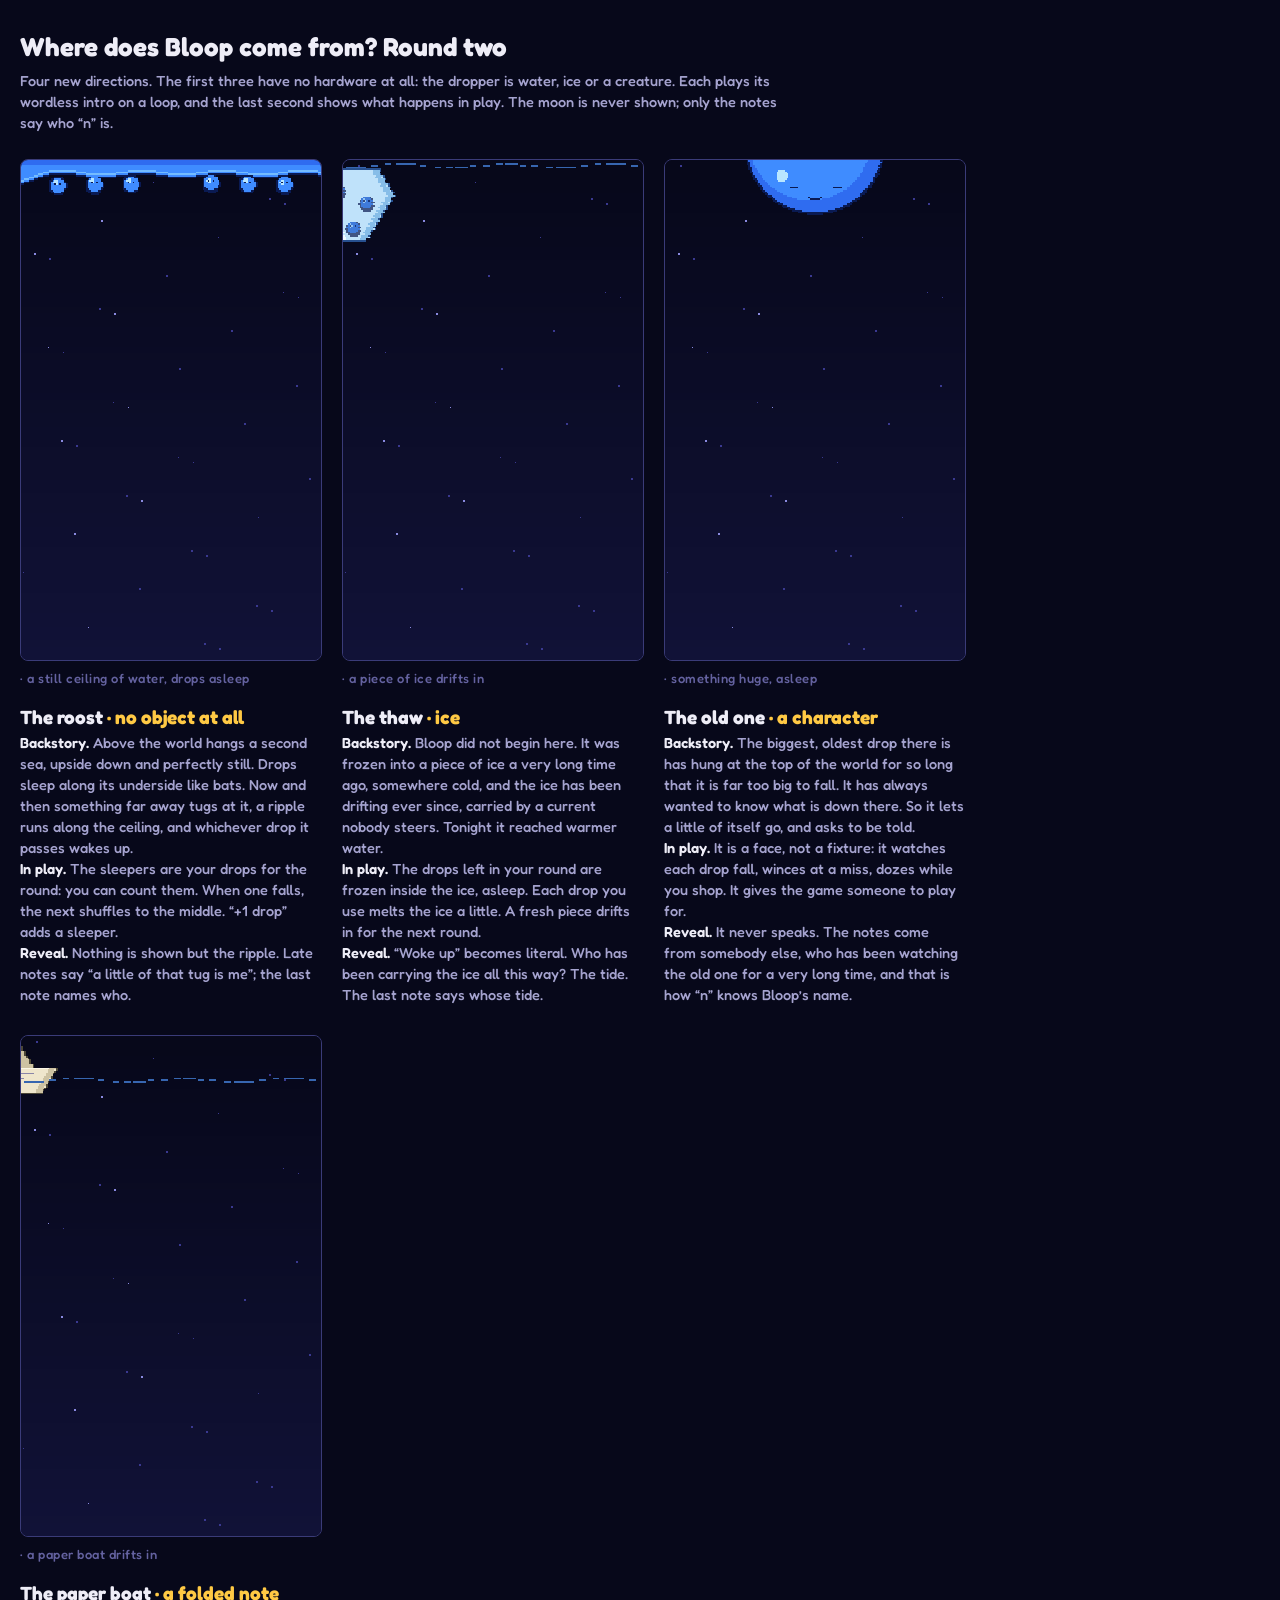
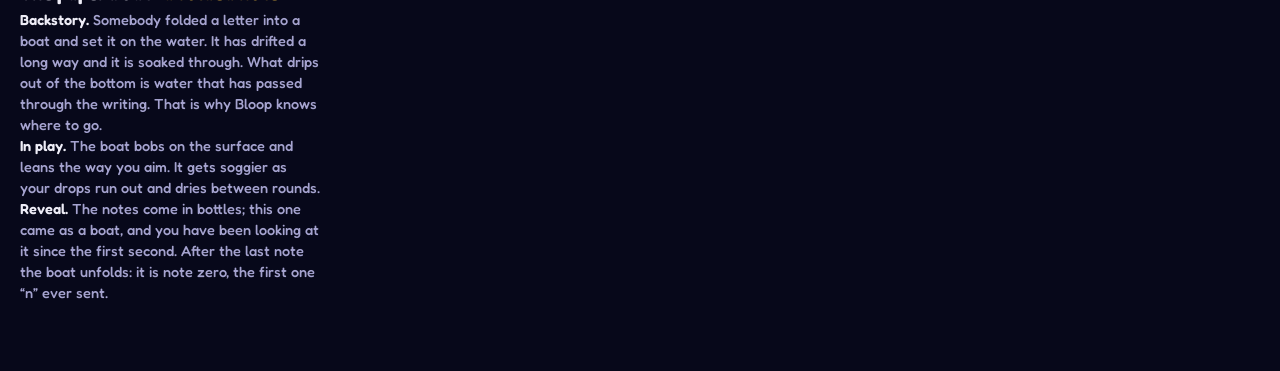
<file: prototypes/dropper-concepts.html>
<!doctype html>
<html lang="en">
<meta charset="utf-8">
<meta name="viewport" content="width=device-width,initial-scale=1">
<title>bloop.in · dropper concepts</title>
<link href="https://fonts.googleapis.com/css2?family=Fredoka:wght@400;500;600;700&display=swap" rel="stylesheet">
<style>
  body { margin:0; padding:28px 20px 60px; background:#07081a; color:#eeedf7; font:500 16px/1.45 Fredoka, system-ui, sans-serif; }
  h1 { margin:0 0 4px; font-size:26px; } .lede { margin:0 0 26px; color:#a5a3cf; max-width:760px; }
  .row { display:flex; gap:22px; flex-wrap:wrap; }
  .card { width:300px; } canvas { width:300px; height:500px; image-rendering:pixelated; display:block; border:1px solid #3a3b78; border-radius:8px; background:#0c0d26; }
  h2 { margin:14px 0 2px; font-size:19px; } h2 b { color:#ffc944; } p { margin:0 0 8px; color:#a5a3cf; font-size:14.5px; } p b { color:#eeedf7; font-weight:600; }
  .beats { color:#6462a0; font-size:13px; letter-spacing:.04em; min-height:20px; margin-top:8px; }
</style>
<h1>Where does Bloop come from? Round two</h1>
<p class="lede">Four new directions. The first three have no hardware at all: the dropper is water, ice or a creature. Each plays its wordless intro on a loop, and the last second shows what happens in play. The moon is never shown; only the notes say who “n” is.</p>
<div class="row" id="row"></div>
<script>
const W = 180, H = 300, TAU = Math.PI * 2, LX = 90, LY = 62;
const lerp = (a, b, t) => a + (b - a) * t, cl = (v, a = 0, b = 1) => v < a ? a : v > b ? b : v, ease = t => t * t * (3 - 2 * t);
const seg = (t, a, b) => ease(cl((t - a) / (b - a)));   // 0 to 1 as t goes from a to b
function kit(ctx) {
  const al = a => { ctx.globalAlpha = a; }, R = (x, y, w, h, c) => { ctx.fillStyle = c; ctx.fillRect(Math.round(x), Math.round(y), Math.round(w), Math.round(h)); };
  const D = (x, y, r, c) => { ctx.fillStyle = c; for (let j = -Math.ceil(r); j <= r; j++) { const w = Math.sqrt(Math.max(0, r * r - j * j)); if (w > .3) ctx.fillRect(Math.round(x - w), Math.round(y + j), Math.round(w * 2), 1); } };
  return { R, D, al,
    sky(scroll = 0) { for (let y = 0; y < H; y += 4) R(0, y, W, 4, `rgb(${7 + y * .035 | 0},${8 + y * .035 | 0},${26 + y * .1 | 0})`);
      for (let i = 0; i < 40; i++) { const x = (i * 47) % W, y = ((i * 89 - scroll * (1 + i % 3) * .5) % H + H) % H; R(x, y, 1, 1, i % 4 ? '#3a3990' : '#8a8ae0'); } },
    pool(k) { if (k <= 0) return; ctx.globalAlpha = k; R(0, H - 14, W, 14, '#2f6cf0'); R(0, H - 14, W, 2, '#74bcff'); for (let x = 0; x < W; x += 9) R(x + Math.sin(performance.now() / 500 + x) * 2, H - 14, 4, 1, '#b8e6ff'); ctx.globalAlpha = 1; },
    pods(k) { if (k <= 0) return; ctx.globalAlpha = k; for (let r = 0; r < 4; r++) for (let c = 0; c < 4 - (r & 1); c++) { const x = 45 + c * 30 + (r & 1) * 15, y = 140 + r * 24; D(x, y + 1, 8, '#1c1147'); D(x, y, 7, '#7a66ea'); D(x - 2, y - 2, 2.2, '#d6ceff'); R(x - 3, y, 1, 1, '#1c1147'); R(x + 2, y, 1, 1, '#1c1147'); } ctx.globalAlpha = 1; },
    drop(x, y, r, eyes, lookDown) { if (r <= .5) return; D(x, y + .5, r + 1, '#0a1a52'); D(x, y, r, '#3f8cff'); D(x - r * .35, y - r * .35, r * .3, '#b8e6ff'); if (eyes > 0 && r > 3) { const h = eyes > .5 ? 2 : 1, d = lookDown ? 1 : 0; R(x - 2, y - 1 + d, 1, h, '#0a1a52'); R(x + 1, y - 1 + d, 1, h, '#0a1a52'); } },
  };
}
// Every concept shares the ending: the drop swells, wakes, looks down, the pods and pool appear, it lets go.
function ending(k, t, x, y0) {   // t counted from the moment the drop starts to form
  const grow = seg(t, 0, 1.6), wake = t > 2 ? (t % 1.3 < .12 && t < 3.6 ? .4 : 1) : 0, fall = cl((t - 5) / 1.1);
  k.pods(seg(t, 3, 4.4)); k.pool(seg(t, 3.4, 4.6));
  const y = y0 + grow * 3 + fall * fall * (H - 30 - y0);
  if (fall < 1) k.drop(x, y, 5 * grow, wake, t > 2.8);
  else if (t < 6.6) for (let i = -2; i <= 2; i++) k.R(x + i * 5, H - 16 - (1 - (t - 6.1) * 2) * 6 * (3 - Math.abs(i)), 2, 2, '#b8e6ff');
}
const B = ['#b8e6ff', '#3f8cff', '#2f6cf0', '#0a1a52'];   // blue: light, body, shade, outline
const surface = (k, t, y, amp = 1) => { for (let x = 0; x < W; x += 6) k.R(x + Math.sin(t * 1.5 + x * .2) * 2 * amp, y + Math.sin(t + x * .1) * 1.2 * amp, 4, 1, '#3766b0'); };
const CONCEPTS = [
  { name: 'The roost', tag: 'no object at all',
    story: '<b>Backstory.</b> Above the world hangs a second sea, upside down and perfectly still. Drops sleep along its underside like bats. Now and then something far away tugs at it, a ripple runs along the ceiling, and whichever drop it passes wakes up.<br><b>In play.</b> The sleepers are your drops for the round: you can count them. When one falls, the next shuffles to the middle. “+1 drop” adds a sleeper.<br><b>Reveal.</b> Nothing is shown but the ripple. Late notes say “a little of that tug is me”; the last note names who.',
    beats: ['a still ceiling of water, drops asleep', 'a ripple runs along it', 'one more drop gathers', 'it wakes', 'it looks down', 'and lets go · the next one shuffles over'],
    draw(k, t) {
      k.sky(); const wave = lerp(-25, W + 25, cl((t - 1) / 3.6)), slide = t > 12 ? seg(t, 12, 13.5) : 0;
      for (let x = 0; x < W; x++) { const h = 9 + Math.sin(x * .13 + t * 1.2) * 1.2 + Math.exp(-((x - wave) ** 2) / 90) * 3.5; k.R(x, 0, 1, h, B[1]); k.R(x, 0, 1, 3, B[2]); k.R(x, h - 2, 1, 1, '#74bcff'); k.R(x, h, 1, 1, B[3]); }
      [22, 44, 66, 114, 136, 158].forEach((x, i) => k.drop(x > LX ? x - 24 * slide : x, 14 + Math.sin(t * 1.5 + i) * .6 + Math.exp(-((x - wave) ** 2) / 90) * 3, 4.5, .4));
      ending(k, t - 4.6, LX, 13);
    } },
  { name: 'The thaw', tag: 'ice',
    story: '<b>Backstory.</b> Bloop did not begin here. It was frozen into a piece of ice a very long time ago, somewhere cold, and the ice has been drifting ever since, carried by a current nobody steers. Tonight it reached warmer water.<br><b>In play.</b> The drops left in your round are frozen inside the ice, asleep. Each drop you use melts the ice a little. A fresh piece drifts in for the next round.<br><b>Reveal.</b> “Woke up” becomes literal. Who has been carrying the ice all this way? The tide. The last note says whose tide.',
    beats: ['a piece of ice drifts in', 'drops are frozen inside it, asleep', 'the water here is warmer', 'one thaws and wakes', 'it looks down', 'and lets go · the ice melts a little'],
    draw(k, t) {
      k.sky(); surface(k, t, 3);
      const cx = lerp(-34, LX, seg(t, .4, 3)), top = 5 + Math.sin(t * 1.4) * 1.2, warm = seg(t, 3, 4.8), hgt = 42 - warm * 5 - (t > 12 ? seg(t, 12, 13.5) * 7 : 0);
      k.R(0, 0, W, 6, `rgba(255,214,150,${.14 * warm})`); let w = 0;
      for (let j = 0; j < hgt; j++) { w = 24 - Math.abs(j / 42 - .35) * 26 + ((j * 7) % 5 < 2 ? 1 : 0); const y = top + j; k.R(cx - w - 1, y - (j ? 0 : 1), w * 2 + 2, j ? 1 : 2, '#27508f'); k.R(cx - w, y, w * 2, 1, '#bfe2fa'); k.R(cx - w, y, w * .5, 1, '#eefaff'); k.R(cx + w - 4, y, 4, 1, '#86bde8'); }
      k.R(cx - w - 1, top + hgt, w * 2 + 2, 1, '#27508f');
      k.al(.7); k.drop(cx - 9, top + 12, 3.6, .4); k.drop(cx + 8, top + 19, 3.6, .4); if (t < 5.2) k.drop(cx, top + hgt - 8, 3.6, .4); k.al(1);
      ending(k, t - 5.2, LX, top + hgt + 1);
    } },
  { name: 'The old one', tag: 'a character',
    story: '<b>Backstory.</b> The biggest, oldest drop there is has hung at the top of the world for so long that it is far too big to fall. It has always wanted to know what is down there. So it lets a little of itself go, and asks to be told.<br><b>In play.</b> It is a face, not a fixture: it watches each drop fall, winces at a miss, dozes while you shop. It gives the game someone to play for.<br><b>Reveal.</b> It never speaks. The notes come from somebody else, who has been watching the old one for a very long time, and that is how “n” knows Bloop’s name.',
    beats: ['something huge, asleep', 'it opens its eyes', 'it lets a little of itself go', 'the little one wakes', 'they both look down', 'and it lets go'],
    draw(k, t) {
      k.sky(); const r = 40 + Math.sin(t * 1.3) * .8 - (t > 12 ? seg(t, 12, 13.5) * 2 : 0), cy = -10, open = seg(t, 1.2, 2.8) > .5 && t < 11.8, dn = t > 8.2 ? 1 : 0;
      k.D(LX, cy, r + 1.5, B[3]); k.D(LX, cy, r, B[2]); k.D(LX - 3, cy - 3, r - 4, B[1]); k.D(LX - 20, 9, 3.5, B[0]);
      for (const s of [-1, 1]) { const ex = LX + s * 13; if (open) { k.R(ex - 1, 14 + dn, 3, 3, B[3]); k.R(ex - 1, 14 + dn, 1, 1, '#eef4ff'); } else k.R(ex - 2, 16, 5, 1, B[3]); }
      k.R(LX - 3, 23, 6, 1, B[3]); k.R(LX - 4, 22, 1, 1, B[3]); k.R(LX + 3, 22, 1, 1, B[3]);
      ending(k, t - 5.5, LX, cy + r + 1);
    } },
  { name: 'The paper boat', tag: 'a folded note',
    story: '<b>Backstory.</b> Somebody folded a letter into a boat and set it on the water. It has drifted a long way and it is soaked through. What drips out of the bottom is water that has passed through the writing. That is why Bloop knows where to go.<br><b>In play.</b> The boat bobs on the surface and leans the way you aim. It gets soggier as your drops run out and dries between rounds.<br><b>Reveal.</b> The notes come in bottles; this one came as a boat, and you have been looking at it since the first second. After the last note the boat unfolds: it is note zero, the first one “n” ever sent.',
    beats: ['a paper boat drifts in', 'there is writing on it', 'it is soaked through', 'a drop comes out of the paper and wakes', 'it looks down', 'and lets go'],
    draw(k, t) {
      k.sky(); const P = ['#fbf6e6', '#efe6cc', '#cdc2a2', '#4b4636'], sy = 26, x = lerp(-40, LX, seg(t, .4, 3.2)), b = Math.sin(t * 1.6) * 1.2, soak = seg(t, 3.4, 5.4);
      for (let j = 0; j < 17; j++) { const w = j * .62, y = sy - 25 + j + b; k.R(x - w - 1, y, w * 2 + 2, 1, P[3]); k.R(x - w, y, w * 2, 1, P[2]); k.R(x - w, y, w, 1, P[0]); }
      for (let j = 0; j < 15; j++) { const w = 24 - j * .6, y = sy - 8 + j + b, wet = j > 14 - soak * 8; k.R(x - w - 1, y, w * 2 + 2, 1, P[3]); k.R(x - w, y, w * 2, 1, wet ? '#9fb0c8' : j ? P[1] : P[0]); k.R(x + w - 4, y, 4, 1, wet ? '#8296b3' : P[2]); }
      k.R(x - 16, sy + 7 + b, 32, 1, P[3]);
      k.R(x - 14, sy - 5 + b, 10, 1, '#8a86a8'); k.R(x - 1, sy - 5 + b, 12, 1, '#8a86a8'); k.R(x - 12, sy - 2 + b, 17, 1, '#8a86a8');
      surface(k, t, sy);
      ending(k, t - 5.5, LX, sy + 9 + b);
    } },
];
const LOOP = 14.5;
for (const c of CONCEPTS) {
  const card = document.createElement('div'); card.className = 'card';
  card.innerHTML = `<canvas width="${W}" height="${H}"></canvas><div class="beats"></div><h2>${c.name} <b>· ${c.tag}</b></h2><p>${c.story}</p>`;
  document.getElementById('row').appendChild(card); c.k = kit(card.querySelector('canvas').getContext('2d')); c.b = card.querySelector('.beats');
}
const t0 = performance.now(), fixed = +new URLSearchParams(location.search).get('t');
(function frame() {
  const t = fixed || ((performance.now() - t0) / 1000) % LOOP;
  for (const c of CONCEPTS) { c.draw(c.k, t); c.b.textContent = '· ' + c.beats[Math.min(5, t < 3 ? 0 : t < 4.2 ? 1 : t < 5.6 ? 2 : t < 8.4 ? 3 : t < 10.8 ? 4 : 5)]; }
  requestAnimationFrame(frame);
})();
</script>
</html>
</file>
<file: css/style.css>
/* bloop.in
   One unit (--u) is one logical game pixel; everything is sized in it.
   One typeface (Fredoka), heavy for numbers. Surfaces are flat with hairlines;
   colour and depth are kept for things that mirror the game: goo beads,
   tinted tiles, the drop button. Touch targets are at least 44px on a phone. */
:root {
  --u:2px;
  --bg:#07081a; --s1:#0c0d26; --s2:#121335; --line:#25265a; --line2:#3a3b78;
  --ink:#eeedf7; --ink2:#a5a3cf; --ink3:#6462a0;
  --blue:#3f8cff; --sky:#b8e6ff; --gold:#ffc944; --violet:#7a66ea; --pink:#ff7190;
  --r:calc(var(--u)*3); --hair:calc(var(--u)*.6);
  --font:'Fredoka',ui-rounded,'SF Pro Rounded',system-ui,sans-serif;
  --out:cubic-bezier(.2,.8,.2,1); --pop:cubic-bezier(.3,1.7,.5,1);
}
* { box-sizing:border-box; -webkit-tap-highlight-color:transparent; }
html, body { height:100%; margin:0; overflow:hidden; overscroll-behavior:none; background:var(--bg); }
body { color:var(--ink); font:500 calc(var(--u)*8.4)/1.3 var(--font); font-variant-numeric:tabular-nums; user-select:none; -webkit-user-select:none; -webkit-touch-callout:none; touch-action:none; -webkit-font-smoothing:antialiased; }
button { font:inherit; color:inherit; border:0; background:none; padding:0; margin:0; cursor:pointer; touch-action:manipulation; transition:transform .12s var(--out), opacity .15s, background-color .15s, border-color .15s; }
button:active { transform:translateY(calc(var(--u)*1)); opacity:.8; }
p { margin:0; }
#app { position:fixed; inset:0; display:flex; align-items:center; justify-content:center; }
#stage { position:relative; overflow:hidden; background:var(--bg); }
canvas { position:absolute; inset:0; width:100%; height:100%; display:block; image-rendering:crisp-edges; image-rendering:pixelated; }
#fx { position:absolute; inset:0; pointer-events:none; background:radial-gradient(ellipse at 50% 42%, #0000 55%, #03041280 100%); }
.ui { position:absolute; pointer-events:none; text-shadow:0 var(--u) 0 var(--bg); transition:opacity .4s; }
/* a bead of goo: lit from the top left, like the drops in the game */
.dot, #goo::before { display:inline-block; flex:none; width:calc(var(--u)*6); height:calc(var(--u)*6); border-radius:50%; background:var(--blue);
  box-shadow:inset calc(var(--u)*-1) calc(var(--u)*-1) 0 #1f47c9, inset calc(var(--u)*1) calc(var(--u)*1) 0 var(--sky), 0 0 0 calc(var(--u)*.8) #0a1a52; }
.fly { position:absolute; z-index:40; pointer-events:none; margin:calc(var(--u)*-3); }
/* small tracked capitals, used for every label */
#depth, #left, #resL, .pane h4, #noteN, .tag, #skip, #title .where, #title .who, #zone small, #combo small, .tabs button, .lv2 u {
  font:600 calc(var(--u)*6.6)/1.2 var(--font); letter-spacing:.12em; text-transform:uppercase; }

/* ── cinematic mode: title and intro hide the HUD and bring in letterbox bars ── */
#stage.cine > .ui { opacity:0 !important; } #stage.cine #shopBtn { display:none; }
#stage::before, #stage::after { content:''; position:absolute; left:0; right:0; height:0; background:#03040f; z-index:20; pointer-events:none; transition:height .7s var(--out); }
#stage::before { top:0; } #stage::after { bottom:0; }
#stage.story::before, #stage.story::after { height:8%; }

/* ── HUD ── */
#hud { left:0; right:0; top:0; padding:calc(env(safe-area-inset-top) + var(--u)*4) calc(var(--u)*5) 0; display:flex; justify-content:space-between; align-items:center; }
#goo, #depth { background:#0b0c26cc; border:var(--hair) solid var(--line2); border-radius:99px; }
#goo { display:flex; align-items:center; gap:calc(var(--u)*3.5); padding:calc(var(--u)*3) calc(var(--u)*5.5) calc(var(--u)*3) calc(var(--u)*4); font:700 calc(var(--u)*13.5)/1 var(--font); }
#goo::before { content:''; width:calc(var(--u)*8); height:calc(var(--u)*8); }
#goo.bump::before { animation:tick .25s var(--out); }
#right { display:flex; align-items:center; gap:calc(var(--u)*5); }
#depth { color:var(--sky); padding:calc(var(--u)*4.4) calc(var(--u)*5); } #depth.flip { animation:fadeUp .4s var(--out); }
#menuBtn { pointer-events:auto; width:calc(var(--u)*22); height:calc(var(--u)*22); margin:calc(var(--u)*-2) calc(var(--u)*-4) calc(var(--u)*-2) calc(var(--u)*-5); display:flex; flex-direction:column; align-items:center; justify-content:center; gap:calc(var(--u)*2.2); }
#menuBtn i { width:calc(var(--u)*9); height:calc(var(--u)*1.2); background:var(--ink); }
#bar { left:calc(var(--u)*7); right:calc(var(--u)*7); top:calc(env(safe-area-inset-top) + var(--u)*27); height:calc(var(--u)*2.4); border-radius:99px; overflow:hidden; background:var(--line); }
#bar i { display:block; height:100%; width:0; border-radius:99px; background:linear-gradient(90deg,var(--violet),var(--sky)); transition:width .25s var(--out); }
#left { right:calc(var(--u)*7); top:calc(env(safe-area-inset-top) + var(--u)*32); color:var(--ink3); }
#pips { left:calc(var(--u)*7); right:60%; top:calc(env(safe-area-inset-top) + var(--u)*32.4); display:flex; flex-wrap:wrap; gap:calc(var(--u)*2.2); }
#pips .dot { transition:opacity .2s, transform .2s var(--out); animation:pipin .25s var(--out); }
#pips .dot.used { background:none; box-shadow:inset 0 0 0 var(--hair) var(--line2); }
#zone { left:0; right:0; top:19%; text-align:center; opacity:0; font:700 calc(var(--u)*13)/1.3 var(--font); letter-spacing:.04em; }
#zone small { display:block; color:var(--ink2); margin-bottom:calc(var(--u)*1.5); }
#zone.on { animation:hold 2.8s ease forwards; }
#combo { right:calc(var(--u)*7); top:24%; text-align:right; opacity:0; transition:opacity .3s; font:700 calc(var(--u)*20)/1 var(--font); transform-origin:right center; }
#combo small { display:block; color:var(--ink2); margin-top:calc(var(--u)*1.5); }
#combo.on { opacity:1; } #combo.bump { animation:tick .15s var(--out); }
#haul { left:0; right:0; bottom:calc(env(safe-area-inset-bottom) + var(--u)*5); text-align:center; font:700 calc(var(--u)*12)/1 var(--font); }
#hint, #ff { left:0; right:0; text-align:center; opacity:0; transition:opacity .4s; color:var(--ink2); }
#hint { bottom:17%; font-size:calc(var(--u)*8.4); color:var(--ink); } #ff { bottom:13%; font-size:calc(var(--u)*7.2); }
#hint.on, #ff.on { opacity:1; }
#toast { left:0; right:0; top:33%; text-align:center; opacity:0; color:var(--gold); white-space:pre-line; font:700 calc(var(--u)*17)/1.2 var(--font); letter-spacing:.06em; }
#toast.on { animation:hold 2.2s ease forwards; }
.pop { position:absolute; pointer-events:none; white-space:nowrap; transform:translate(-50%,-50%); font:700 calc(var(--u)*9)/1 var(--font); color:var(--sky); text-shadow:0 var(--u) 0 var(--bg); animation:pop .8s var(--out) forwards; }
.pop.gold { color:var(--gold); } .pop.big { color:var(--ink); font-size:calc(var(--u)*14); }
#shopBtn { position:absolute; left:0; right:0; margin:auto; width:max-content; bottom:calc(env(safe-area-inset-bottom) + var(--u)*20); opacity:0; pointer-events:none;
           font:500 calc(var(--u)*7)/1 var(--font); letter-spacing:.14em; text-transform:uppercase; color:var(--ink); background:var(--s1); border:var(--hair) solid var(--line2); border-radius:var(--r); padding:calc(var(--u)*6) calc(var(--u)*10); }
#shopBtn.on { opacity:1; pointer-events:auto; }

/* ── wordmark: the goo name as a pixel image ── */
.logo { display:inline-block; pointer-events:auto; cursor:pointer; }
.logo img { display:block; height:calc(var(--u)*30); image-rendering:pixelated; }
.logo.sm img { height:calc(var(--u)*21); }
.logo.hop img { animation:hop .4s var(--out); }

/* ── title ── */
#title { position:absolute; inset:0; z-index:30; text-align:center; text-shadow:0 var(--u) 0 var(--bg); transition:opacity .6s, visibility .6s; }   /* the name itself is drawn in goo on the canvas */
#title.off { opacity:0; visibility:hidden; pointer-events:none; }
#title > * { animation:fadeUp .7s var(--out) both; }
#title > * { position:absolute; left:0; right:0; }
#title .sub { top:51%; color:var(--ink); animation-delay:1s; }
#title .where { top:56.5%; color:var(--gold); animation-delay:1.1s; }
#diveBtn { top:68%; margin:auto; width:max-content; padding:calc(var(--u)*6); font:500 calc(var(--u)*7)/1 var(--font); letter-spacing:.24em; text-transform:uppercase; color:var(--ink); animation:fadeUp .7s 1.3s var(--out) both, blink 1.6s 2.4s steps(1) infinite; }
#title .who { bottom:calc(env(safe-area-inset-bottom) + var(--u)*24); color:var(--ink2); animation-delay:1.5s; }

/* ── intro captions ── */
#story { position:absolute; inset:0; z-index:25; visibility:hidden; opacity:0; transition:opacity .5s, visibility .5s; }
#story.on { visibility:visible; opacity:1; }
#cap { position:absolute; left:9%; right:9%; top:67%; text-align:center; font-size:calc(var(--u)*9.4); line-height:1.5; text-shadow:0 var(--u) 0 var(--bg); }
#cap span { display:inline-block; opacity:0; animation:fadeUp .5s var(--out) forwards; animation-delay:calc(var(--i)*90ms); }
#cap.big { font:700 calc(var(--u)*19)/1.2 var(--font); }
#skip { position:absolute; right:calc(var(--u)*3); bottom:calc(8% + var(--u)*3); padding:calc(var(--u)*6); color:var(--ink3); }

/* ── upgrade sheet ── */
#sheet { position:absolute; left:0; right:0; bottom:0; height:66%; z-index:10; display:flex; flex-direction:column; background:var(--s1); border-top:var(--hair) solid var(--line2);
         border-radius:calc(var(--u)*8) calc(var(--u)*8) 0 0; box-shadow:0 calc(var(--u)*-6) calc(var(--u)*20) #0008; transform:translateY(104%); transition:transform .32s var(--out); touch-action:pan-y; }
#sheet.open { transform:none; }
#grab { flex:none; width:calc(var(--u)*16); height:calc(var(--u)*1.2); background:var(--line2); margin:calc(var(--u)*4) auto 0; }
#res { flex:none; padding:calc(var(--u)*5) calc(var(--u)*8) calc(var(--u)*6); display:flex; justify-content:space-between; align-items:flex-end; gap:calc(var(--u)*6); }
#resL { display:block; color:var(--ink3); margin-bottom:calc(var(--u)*2); }
#resN { display:block; font:700 calc(var(--u)*20)/1 var(--font); }
#resS { color:var(--ink2); text-align:right; font-size:calc(var(--u)*7); line-height:1.4; } #resS em { font-style:normal; font-weight:600; color:var(--ink); }
#cards { flex:1; min-height:0; overflow-y:auto; -webkit-overflow-scrolling:touch; overscroll-behavior:contain; touch-action:pan-y; position:relative;
         padding:0 calc(var(--u)*7) calc(var(--u)*5); display:flex; flex-direction:column; gap:calc(var(--u)*2.4); }
#cards.enter > * { animation:fadeUp .35s var(--out) both; animation-delay:calc(var(--i)*25ms); }
/* One upgrade per row: icon, name, what it becomes, price. The stripe on the
   left says what it acts on: blue for the drop, violet for pods, gold for goo. */
.tile, .wide { --c:var(--blue); --p:0%; position:relative; flex:none; display:flex; align-items:center; gap:calc(var(--u)*4.5); min-height:calc(var(--u)*29); overflow:hidden;
               padding:calc(var(--u)*3.5) calc(var(--u)*4) calc(var(--u)*3.5) calc(var(--u)*6.5); background:var(--s2); border:var(--hair) solid var(--line); border-radius:calc(var(--u)*5); color:var(--ink); text-align:left; }
.tile::before, .wide::before { content:''; position:absolute; left:0; top:0; bottom:0; width:calc(var(--u)*2); background:var(--c); }
.tile.pod { --c:var(--violet); } .tile.goo, .wide.pearl { --c:var(--gold); } .wide.bottle { --c:var(--sky); } .wide.locked { --c:var(--line2); }
.ico { flex:none; width:calc(var(--u)*17); height:calc(var(--u)*17); padding:calc(var(--u)*2.5); image-rendering:pixelated; border-radius:calc(var(--u)*4.5); background:color-mix(in srgb, var(--c) 20%, #05061a); }
.tx { flex:1; min-width:0; display:flex; flex-direction:column; gap:calc(var(--u)*1.6); }
.nm { font-weight:600; font-size:calc(var(--u)*9.2); line-height:1.1; display:flex; align-items:center; gap:calc(var(--u)*3); }
.fx { font:500 calc(var(--u)*7.2)/1.2 var(--font); color:var(--ink3); } .tile .fx { white-space:nowrap; }
.fx b { color:var(--ink); font-weight:700; } .fx i { font-style:normal; margin:0 calc(var(--u)*2); }
.price, .wide em { flex:none; min-width:calc(var(--u)*36); height:calc(var(--u)*21); padding:0 calc(var(--u)*4); border-radius:calc(var(--u)*5); display:flex; align-items:center; justify-content:center; gap:calc(var(--u)*2.5);
                   font:700 calc(var(--u)*9.4)/1 var(--font); font-style:normal; }
.price .dot { width:calc(var(--u)*5.4); height:calc(var(--u)*5.4); }
.tile.can { border-color:var(--line2); }
.tile.can .price, .wide em { background:linear-gradient(#a9dbff,var(--blue)); color:#04102e; box-shadow:0 calc(var(--u)*1.4) 0 #1f47c9; }
.tile.poor .nm, .tile.poor .ico { opacity:.6; }
.tile.poor .price { color:var(--ink3); background:linear-gradient(90deg, var(--line2) var(--p), var(--line) var(--p)); } .tile.poor .price .dot { filter:saturate(.25); opacity:.7; }
.tile.maxed .price { color:var(--gold); font-size:calc(var(--u)*7); letter-spacing:.14em; text-transform:uppercase; } .tile.maxed .price .dot { display:none; }
.tile:active, .wide:active { transform:scale(.97); opacity:1; }
.tile.hit { animation:press .35s var(--pop); } .tile.hit .ico { animation:hop .4s var(--out); } .tile.hit .price, .tile.hit .fx b { animation:flash .4s; } .tile.no { animation:shake .25s; }
.tag { font-style:normal; color:var(--gold); }
.wide.locked { background:none; border-style:dashed; min-height:calc(var(--u)*22); } .wide.locked .nm { color:var(--ink3); letter-spacing:.3em; }
.wide.pearl em { background:linear-gradient(#fff3bf,var(--gold)); color:#4f2f0c; box-shadow:0 calc(var(--u)*1.4) 0 #d98a1c; }
.spark { position:absolute; z-index:40; pointer-events:none; width:calc(var(--u)*2); height:calc(var(--u)*2); margin:calc(var(--u)*-1); background:var(--sky); animation:spark .5s var(--out) forwards; }
.spark.h { width:auto; height:auto; background:none; color:var(--pink); font-size:calc(var(--u)*7); line-height:1; animation-duration:.8s; }
#foot { flex:none; padding:calc(var(--u)*5) calc(var(--u)*7) calc(env(safe-area-inset-bottom) + var(--u)*6); border-top:var(--hair) solid var(--line); }
#go { width:100%; height:calc(var(--u)*30); border-radius:calc(var(--u)*6); background:linear-gradient(#e6f6ff,#8fd0ff); color:#06103a; box-shadow:0 calc(var(--u)*2) 0 var(--blue); font:700 calc(var(--u)*13)/1 var(--font); letter-spacing:.1em; text-indent:.1em; }

/* ── menu ── */
#menu { position:absolute; inset:0; z-index:15; display:flex; flex-direction:column; background:var(--bg); transform:translateY(101%); transition:transform .35s var(--out); padding-top:env(safe-area-inset-top); touch-action:pan-y; }
#menu.open { transform:none; }
.mh { flex:none; display:flex; justify-content:space-between; align-items:center; padding:calc(var(--u)*8) calc(var(--u)*9) calc(var(--u)*4); }
#menuX { width:calc(var(--u)*22); height:calc(var(--u)*22); margin-right:calc(var(--u)*-7); font:500 calc(var(--u)*14)/1 var(--font); color:var(--ink2); }
.tabs { flex:none; position:relative; display:flex; margin:calc(var(--u)*4) calc(var(--u)*9) 0; border-bottom:var(--hair) solid var(--line); }
.tabs button { flex:1; height:calc(var(--u)*22); color:var(--ink3); } .tabs button.on { color:var(--ink); }
#tabInk { position:absolute; left:0; bottom:calc(var(--hair)*-1); width:calc(100% / 3); height:calc(var(--u)*1.2); background:var(--ink); transition:translate .3s var(--out); }
.pane { display:none; flex:1; min-height:0; overflow-y:auto; -webkit-overflow-scrolling:touch; overscroll-behavior:contain; touch-action:pan-y; position:relative; padding:calc(var(--u)*8) calc(var(--u)*9) calc(env(safe-area-inset-bottom) + var(--u)*16); }
.pane.on { display:block; animation:fadeUp .3s var(--out) both; }
.pane h4 { margin:calc(var(--u)*12) 0 calc(var(--u)*3); color:var(--ink3); font-weight:500; }
.msg { text-align:center; padding:calc(var(--u)*34) calc(var(--u)*6); color:var(--ink2); font-size:calc(var(--u)*7.4); } .msg b { display:block; color:var(--ink); font-weight:600; font-size:calc(var(--u)*9); margin-bottom:calc(var(--u)*2); }
.sum { margin-bottom:calc(var(--u)*7); color:var(--ink2); font-size:calc(var(--u)*7.4); line-height:1.6; } .sum b { color:var(--ink); font:500 1em var(--font); }
/* notes */
.nt { display:flex; gap:calc(var(--u)*6); align-items:baseline; width:100%; text-align:left; padding:calc(var(--u)*5) 0; border-top:var(--hair) solid var(--line); }
.nt > b { flex:none; width:calc(var(--u)*9); font:500 calc(var(--u)*6.2)/1 var(--font); color:var(--ink3); }
.nt span { font-size:calc(var(--u)*7.6); line-height:1.45; color:var(--ink2); }
.nt.new span { color:var(--ink); font-weight:500; } .nt.new > b { color:var(--blue); } .nt.lock span { color:var(--ink3); }
/* the deep */
.lv2 { --z:var(--blue); background:linear-gradient(90deg, color-mix(in srgb, var(--z) 20%, #0000), #0000 75%); display:flex; align-items:center; gap:calc(var(--u)*5); min-height:calc(var(--u)*11); border-left:calc(var(--u)*1.2) solid var(--z); padding-left:calc(var(--u)*4); margin-bottom:calc(var(--u)*1.4); }
.lv2 > b { flex:none; width:calc(var(--u)*9); font:500 calc(var(--u)*6.6)/1 var(--font); color:var(--ink2); }
.lv2 span { flex:1; display:flex; flex-wrap:wrap; gap:calc(var(--u)*1.3); align-items:center; }
.lv2 span i { width:calc(var(--u)*4); height:calc(var(--u)*4); border-radius:50%; background:var(--blue); box-shadow:inset calc(var(--u)*.7) calc(var(--u)*.7) 0 var(--sky); }
.lv2 span em { font:500 calc(var(--u)*6)/1 var(--font); font-style:normal; color:var(--ink3); margin-left:calc(var(--u)*1.5); }
.lv2.me > b { color:var(--ink); } .lv2.me span i:first-child { background:var(--gold); } .lv2 u { flex:none; text-decoration:none; color:var(--gold); }
.gap { color:var(--ink3); font:500 calc(var(--u)*6)/1 var(--font); padding:calc(var(--u)*1) 0 calc(var(--u)*2.4) calc(var(--u)*5); }
.tp { display:flex; gap:calc(var(--u)*5); align-items:baseline; padding:calc(var(--u)*4) 0; border-top:var(--hair) solid var(--line); font-size:calc(var(--u)*7.6); }
.tp b { flex:none; width:calc(var(--u)*9); font:500 calc(var(--u)*6.2)/1 var(--font); color:var(--ink3); } .tp span { flex:1; } .tp em { font:500 calc(var(--u)*6.6)/1 var(--font); font-style:normal; color:var(--ink2); }
/* settings */
.row { display:flex; justify-content:space-between; align-items:center; gap:calc(var(--u)*6); min-height:calc(var(--u)*28); cursor:pointer; border-bottom:var(--hair) solid var(--line); }
.row span { font-weight:500; } .row small { display:block; font-size:calc(var(--u)*6.4); color:var(--ink3); font-weight:400; }
.sw { flex:none; position:relative; width:calc(var(--u)*30); height:calc(var(--u)*17); border-radius:99px; background:var(--s2); box-shadow:inset 0 0 0 var(--hair) var(--line2); }
.sw::after { content:''; position:absolute; top:calc(var(--u)*2); left:calc(var(--u)*2); width:calc(var(--u)*13); height:calc(var(--u)*13); border-radius:50%; background:var(--ink3); transition:translate .2s var(--out), background-color .2s; }
.sw.on { background:var(--blue); box-shadow:none; } .sw.on::after { translate:calc(var(--u)*13) 0; background:#fff; }
input, textarea { font:500 calc(var(--u)*7.4)/1.4 var(--font); color:var(--ink); background:none; border:0; border-radius:0; outline:none; user-select:text; -webkit-user-select:text; touch-action:auto; }
#nameIn { width:calc(var(--u)*72); text-align:right; padding:calc(var(--u)*3) 0; border-bottom:var(--hair) solid var(--line2); } #nameIn:focus { border-color:var(--ink); }
#saveBox { width:100%; resize:none; padding:calc(var(--u)*4); font-size:calc(var(--u)*6); word-break:break-all; color:var(--ink2); border:var(--hair) solid var(--line); border-radius:var(--r); } #saveBox:focus { border-color:var(--line2); }
.hintp { margin-bottom:calc(var(--u)*4); font-size:calc(var(--u)*7); color:var(--ink2); }
#cheatIn { flex:2; min-width:0; padding:0 calc(var(--u)*4); border:var(--hair) solid var(--line); border-radius:var(--r); } #cheatIn:focus { border-color:var(--line2); }
#cheatMsg { margin:calc(var(--u)*3) 0 0; min-height:1.4em; color:var(--gold); }
.btns { display:flex; gap:calc(var(--u)*3); margin-top:calc(var(--u)*3); }
.btn { flex:1; min-height:calc(var(--u)*23); padding:0 calc(var(--u)*4); border-radius:var(--r); border:var(--hair) solid var(--line2); font:500 calc(var(--u)*6.2)/1.2 var(--font); letter-spacing:.12em; text-transform:uppercase; color:var(--ink); }
.btn.ghost { border-color:var(--line); color:var(--ink2); } .btn.danger { color:var(--pink); } .btn.no { animation:shake .25s; }
#credits { margin-top:calc(var(--u)*22); text-align:center; color:var(--ink2); font-size:calc(var(--u)*7.4); } #credits p { margin:calc(var(--u)*5) 0 calc(var(--u)*1); } #credits p b { color:var(--ink); font:500 .9em var(--font); letter-spacing:.14em; }
#heart { color:var(--pink); font-size:calc(var(--u)*9); line-height:1; padding:calc(var(--u)*4) calc(var(--u)*2); vertical-align:middle; } #heart.hit { animation:tick .3s var(--out); }
#hearts { display:block; min-height:1.3em; font:500 calc(var(--u)*6)/1.3 var(--font); color:var(--ink3); }

/* ── a note from a bottle ── */
#note { position:absolute; inset:0; z-index:18; display:flex; align-items:center; justify-content:center; background:#07081ae6; visibility:hidden; opacity:0; transition:opacity .3s, visibility .3s; }
#note.on { visibility:visible; opacity:1; }
.paper { width:78%; translate:0 calc(var(--u)*5); transition:translate .4s var(--out); }
#note.on .paper { translate:0 0; }
#noteN { display:block; color:var(--ink3); padding-bottom:calc(var(--u)*5); border-bottom:var(--hair) solid var(--line2); }
#noteT { margin-top:calc(var(--u)*7); min-height:7.5em; font-size:calc(var(--u)*9.4); line-height:1.6; color:var(--ink); }
#noteT.typing::after { content:''; display:inline-block; width:.5em; height:1em; margin-left:.15em; vertical-align:-.15em; background:var(--blue); animation:blink .8s steps(1) infinite; }
.paper .sig { display:block; margin-top:calc(var(--u)*4); font:500 calc(var(--u)*8)/1 var(--font); font-style:normal; color:var(--ink2); } .paper .sig::before { content:'— '; }
.paper .btn { width:100%; margin-top:calc(var(--u)*12); }

/* ── motion: short, eased, no bounce ── */
@keyframes fadeUp { 0% { opacity:0; translate:0 calc(var(--u)*4); } }
@keyframes tick { 0% { transform:scale(1.18); } }
@keyframes blink { 50% { opacity:0; } }
@keyframes pipin { 0% { transform:scale(0); } }
@keyframes hold { 0% { opacity:0; translate:0 calc(var(--u)*3); } 14%,74% { opacity:1; translate:0 0; } 100% { opacity:0; } }
@keyframes pop { 0% { opacity:0; } 15% { opacity:1; } 100% { opacity:0; margin-top:calc(var(--u)*-12); } }
@keyframes hop { 35% { transform:translateY(-22%); } 70% { transform:translateY(5%); } }
@keyframes flash { 0% { filter:brightness(2.2); } }
@keyframes press { 30% { transform:scale(.97); } }
@keyframes shake { 25% { transform:translateX(calc(var(--u)*-2)); } 75% { transform:translateX(calc(var(--u)*2)); } }
@keyframes spark { 100% { opacity:0; transform:translate(var(--dx), var(--dy)); } }

#botlog { display:none; }
.still * { transition:none !important; animation-duration:.001s !important; animation-delay:0s !important; }   /* settled layout for screenshots */
</file>
<file: public/css/style.css>
/* bloop.in
   One unit (--u) is one logical game pixel; everything is sized in it.
   One typeface (Fredoka), heavy for numbers. Surfaces are flat with hairlines;
   colour and depth are kept for things that mirror the game: goo beads,
   tinted tiles, the drop button. Touch targets are at least 44px on a phone. */
:root {
  --u:2px;
  --bg:#07081a; --s1:#0c0d26; --s2:#121335; --line:#25265a; --line2:#3a3b78;
  --ink:#eeedf7; --ink2:#a5a3cf; --ink3:#6462a0;
  --blue:#3f8cff; --sky:#b8e6ff; --gold:#ffc944; --violet:#7a66ea; --pink:#ff7190;
  --r:calc(var(--u)*3); --hair:calc(var(--u)*.6);
  --font:'Fredoka',ui-rounded,'SF Pro Rounded',system-ui,sans-serif;
  --out:cubic-bezier(.2,.8,.2,1); --pop:cubic-bezier(.3,1.7,.5,1);
}
* { box-sizing:border-box; -webkit-tap-highlight-color:transparent; }
html, body { height:100%; margin:0; overflow:hidden; overscroll-behavior:none; background:var(--bg); }
body { color:var(--ink); font:500 calc(var(--u)*8.4)/1.3 var(--font); font-variant-numeric:tabular-nums; user-select:none; -webkit-user-select:none; -webkit-touch-callout:none; touch-action:none; -webkit-font-smoothing:antialiased; }
button { font:inherit; color:inherit; border:0; background:none; padding:0; margin:0; cursor:pointer; touch-action:manipulation; transition:transform .12s var(--out), opacity .15s, background-color .15s, border-color .15s; }
button:active { transform:translateY(calc(var(--u)*1)); opacity:.8; }
p { margin:0; }
#app { position:fixed; inset:0; display:flex; align-items:center; justify-content:center; }
#stage { position:relative; overflow:hidden; background:var(--bg); }
canvas { position:absolute; inset:0; width:100%; height:100%; display:block; image-rendering:crisp-edges; image-rendering:pixelated; }
#fx { position:absolute; inset:0; pointer-events:none; background:radial-gradient(ellipse at 50% 42%, #0000 55%, #03041280 100%); }
.ui { position:absolute; pointer-events:none; text-shadow:0 var(--u) 0 var(--bg); transition:opacity .4s; }
/* a bead of goo: lit from the top left, like the drops in the game */
.dot, #goo::before { display:inline-block; flex:none; width:calc(var(--u)*6); height:calc(var(--u)*6); border-radius:50%; background:var(--blue);
  box-shadow:inset calc(var(--u)*-1) calc(var(--u)*-1) 0 #1f47c9, inset calc(var(--u)*1) calc(var(--u)*1) 0 var(--sky), 0 0 0 calc(var(--u)*.8) #0a1a52; }
.fly { position:absolute; z-index:40; pointer-events:none; margin:calc(var(--u)*-3); }
/* small tracked capitals, used for every label */
#depth, #left, #resL, .pane h4, #noteN, .tag, #skip, #title .where, #title .who, #zone small, #combo small, .tabs button, .lv2 u {
  font:600 calc(var(--u)*6.6)/1.2 var(--font); letter-spacing:.12em; text-transform:uppercase; }

/* ── cinematic mode: title and intro hide the HUD and bring in letterbox bars ── */
#stage.cine > .ui { opacity:0 !important; } #stage.cine #shopBtn { display:none; }
#stage::before, #stage::after { content:''; position:absolute; left:0; right:0; height:0; background:#03040f; z-index:20; pointer-events:none; transition:height .7s var(--out); }
#stage::before { top:0; } #stage::after { bottom:0; }
#stage.story::before, #stage.story::after { height:8%; }

/* ── HUD ── */
#hud { left:0; right:0; top:0; padding:calc(env(safe-area-inset-top) + var(--u)*4) calc(var(--u)*5) 0; display:flex; justify-content:space-between; align-items:center; }
#goo, #depth { background:#0b0c26cc; border:var(--hair) solid var(--line2); border-radius:99px; }
#goo { display:flex; align-items:center; gap:calc(var(--u)*3.5); padding:calc(var(--u)*3) calc(var(--u)*5.5) calc(var(--u)*3) calc(var(--u)*4); font:700 calc(var(--u)*13.5)/1 var(--font); }
#goo::before { content:''; width:calc(var(--u)*8); height:calc(var(--u)*8); }
#goo.bump::before { animation:tick .25s var(--out); }
#right { display:flex; align-items:center; gap:calc(var(--u)*5); }
#depth { color:var(--sky); padding:calc(var(--u)*4.4) calc(var(--u)*5); } #depth.flip { animation:fadeUp .4s var(--out); }
#menuBtn { pointer-events:auto; width:calc(var(--u)*22); height:calc(var(--u)*22); margin:calc(var(--u)*-2) calc(var(--u)*-4) calc(var(--u)*-2) calc(var(--u)*-5); display:flex; flex-direction:column; align-items:center; justify-content:center; gap:calc(var(--u)*2.2); }
#menuBtn i { width:calc(var(--u)*9); height:calc(var(--u)*1.2); background:var(--ink); }
#bar { left:calc(var(--u)*7); right:calc(var(--u)*7); top:calc(env(safe-area-inset-top) + var(--u)*27); height:calc(var(--u)*2.4); border-radius:99px; overflow:hidden; background:var(--line); }
#bar i { display:block; height:100%; width:0; border-radius:99px; background:linear-gradient(90deg,var(--violet),var(--sky)); transition:width .25s var(--out); }
#left { right:calc(var(--u)*7); top:calc(env(safe-area-inset-top) + var(--u)*32); color:var(--ink3); text-align:right; }
#left .vs { display:block; margin-top:calc(var(--u)*1.2); }
#left .vs i { display:inline-block; width:calc(var(--u)*3.4); height:calc(var(--u)*3.4); margin-left:calc(var(--u)*1.6); border-radius:50%; background:var(--sky); vertical-align:baseline; }
#left .vs i.off { background:none; box-shadow:inset 0 0 0 var(--hair) var(--line2); }
#left .vs b { margin-left:calc(var(--u)*2.4); font-weight:600; color:var(--gold); }
.duel #haul { bottom:calc(env(safe-area-inset-bottom) + var(--u)*3); font-size:calc(var(--u)*9); }
.duel #hint { bottom:25%; }
#pips { left:calc(var(--u)*7); right:60%; top:calc(env(safe-area-inset-top) + var(--u)*32.4); display:flex; flex-wrap:wrap; gap:calc(var(--u)*2.2); }
#pips .dot { transition:opacity .2s, transform .2s var(--out); animation:pipin .25s var(--out); }
#pips .dot.used { background:none; box-shadow:inset 0 0 0 var(--hair) var(--line2); }
#zone { left:0; right:0; top:19%; text-align:center; opacity:0; font:700 calc(var(--u)*13)/1.3 var(--font); letter-spacing:.04em; }
#zone small { display:block; color:var(--ink2); margin-bottom:calc(var(--u)*1.5); }
#zone.on { animation:hold 2.8s ease forwards; }
#combo { right:calc(var(--u)*7); top:24%; text-align:right; opacity:0; transition:opacity .3s; font:700 calc(var(--u)*20)/1 var(--font); transform-origin:right center; }
#combo small { display:block; color:var(--ink2); margin-top:calc(var(--u)*1.5); }
#combo.on { opacity:1; } #combo.bump { animation:tick .15s var(--out); }
#haul { left:0; right:0; bottom:calc(env(safe-area-inset-bottom) + var(--u)*5); text-align:center; font:700 calc(var(--u)*12)/1 var(--font); }
#hint, #ff { left:0; right:0; text-align:center; opacity:0; transition:opacity .4s; color:var(--ink2); }
#hint { bottom:17%; font-size:calc(var(--u)*8.4); color:var(--ink); } #ff { bottom:13%; font-size:calc(var(--u)*7.2); }
#hint.on, #ff.on { opacity:1; }
#toast { left:0; right:0; top:33%; text-align:center; opacity:0; color:var(--gold); white-space:pre-line; font:700 calc(var(--u)*17)/1.2 var(--font); letter-spacing:.06em; }
#toast.on { animation:hold 2.2s ease forwards; }
.pop { position:absolute; pointer-events:none; white-space:nowrap; transform:translate(-50%,-50%); font:700 calc(var(--u)*9)/1 var(--font); color:var(--sky); text-shadow:0 var(--u) 0 var(--bg); animation:pop .8s var(--out) forwards; }
.pop.gold { color:var(--gold); } .pop.big { color:var(--ink); font-size:calc(var(--u)*14); }
#shopBtn { position:absolute; left:0; right:0; margin:auto; width:max-content; bottom:calc(env(safe-area-inset-bottom) + var(--u)*20); opacity:0; pointer-events:none;
           font:500 calc(var(--u)*7)/1 var(--font); letter-spacing:.14em; text-transform:uppercase; color:var(--ink); background:var(--s1); border:var(--hair) solid var(--line2); border-radius:var(--r); padding:calc(var(--u)*6) calc(var(--u)*10); }
#shopBtn.on { opacity:1; pointer-events:auto; }

/* ── wordmark: the goo name as a pixel image ── */
.logo { display:inline-block; pointer-events:auto; cursor:pointer; }
.logo img { display:block; height:calc(var(--u)*30); image-rendering:pixelated; }
.logo.sm img { height:calc(var(--u)*21); }
.logo.hop img { animation:hop .4s var(--out); }

/* ── title ── */
#title { position:absolute; inset:0; z-index:30; text-align:center; text-shadow:0 var(--u) 0 var(--bg); transition:opacity .6s, visibility .6s; }   /* the name itself is drawn in goo on the canvas */
#title.off { opacity:0; visibility:hidden; pointer-events:none; }
#title > * { animation:fadeUp .7s var(--out) both; }
#title > * { position:absolute; left:0; right:0; }
#title .sub { top:51%; color:var(--ink); animation-delay:1s; }
#title .where { top:56.5%; color:var(--gold); animation-delay:1.1s; }
#diveBtn { top:68%; margin:auto; width:max-content; padding:calc(var(--u)*6); font:500 calc(var(--u)*7)/1 var(--font); letter-spacing:.24em; text-transform:uppercase; color:var(--ink); animation:fadeUp .7s 1.3s var(--out) both, blink 1.6s 2.4s steps(1) infinite; }
#title .who { bottom:calc(env(safe-area-inset-bottom) + var(--u)*24); color:var(--ink2); animation-delay:1.5s; }

/* ── intro captions ── */
#story { position:absolute; inset:0; z-index:25; visibility:hidden; opacity:0; transition:opacity .5s, visibility .5s; }
#story.on { visibility:visible; opacity:1; }
#cap { position:absolute; left:9%; right:9%; top:67%; text-align:center; font-size:calc(var(--u)*9.4); line-height:1.5; text-shadow:0 var(--u) 0 var(--bg); }
#cap span { display:inline-block; opacity:0; animation:fadeUp .5s var(--out) forwards; animation-delay:calc(var(--i)*90ms); }
#cap.big { font:700 calc(var(--u)*19)/1.2 var(--font); }
#skip { position:absolute; right:calc(var(--u)*3); bottom:calc(8% + var(--u)*3); padding:calc(var(--u)*6); color:var(--ink3); }

/* ── upgrade sheet ── */
#sheet { position:absolute; left:0; right:0; bottom:0; height:66%; z-index:10; display:flex; flex-direction:column; background:var(--s1); border-top:var(--hair) solid var(--line2);
         border-radius:calc(var(--u)*8) calc(var(--u)*8) 0 0; box-shadow:0 calc(var(--u)*-6) calc(var(--u)*20) #0008; transform:translateY(104%); transition:transform .32s var(--out); touch-action:pan-y; }
#sheet.open { transform:none; }
#grab { flex:none; width:calc(var(--u)*16); height:calc(var(--u)*1.2); background:var(--line2); margin:calc(var(--u)*4) auto 0; }
#res { flex:none; padding:calc(var(--u)*5) calc(var(--u)*8) calc(var(--u)*6); display:flex; justify-content:space-between; align-items:flex-end; gap:calc(var(--u)*6); }
#resL { display:block; color:var(--ink3); margin-bottom:calc(var(--u)*2); }
#resN { display:block; font:700 calc(var(--u)*20)/1 var(--font); }
#resS { color:var(--ink2); text-align:right; font-size:calc(var(--u)*7); line-height:1.4; } #resS em { font-style:normal; font-weight:600; color:var(--ink); }
#cards { flex:1; min-height:0; overflow-y:auto; -webkit-overflow-scrolling:touch; overscroll-behavior:contain; touch-action:pan-y; position:relative;
         padding:0 calc(var(--u)*7) calc(var(--u)*5); display:flex; flex-direction:column; gap:calc(var(--u)*2.4); }
#cards.enter > * { animation:fadeUp .35s var(--out) both; animation-delay:calc(var(--i)*25ms); }
/* One upgrade per row: icon, name, what it becomes, price. The stripe on the
   left says what it acts on: blue for the drop, violet for pods, gold for goo. */
.tile, .wide { --c:var(--blue); --p:0%; position:relative; flex:none; display:flex; align-items:center; gap:calc(var(--u)*4.5); min-height:calc(var(--u)*29); overflow:hidden;
               padding:calc(var(--u)*3.5) calc(var(--u)*4) calc(var(--u)*3.5) calc(var(--u)*6.5); background:var(--s2); border:var(--hair) solid var(--line); border-radius:calc(var(--u)*5); color:var(--ink); text-align:left; }
.tile::before, .wide::before { content:''; position:absolute; left:0; top:0; bottom:0; width:calc(var(--u)*2); background:var(--c); }
.tile.pod { --c:var(--violet); } .tile.goo, .wide.pearl { --c:var(--gold); } .wide.bottle { --c:var(--sky); } .wide.locked { --c:var(--line2); }
.ico { flex:none; width:calc(var(--u)*17); height:calc(var(--u)*17); padding:calc(var(--u)*2.5); image-rendering:pixelated; border-radius:calc(var(--u)*4.5); background:color-mix(in srgb, var(--c) 20%, #05061a); }
.tx { flex:1; min-width:0; display:flex; flex-direction:column; gap:calc(var(--u)*1.6); }
.nm { font-weight:600; font-size:calc(var(--u)*9.2); line-height:1.1; display:flex; align-items:center; gap:calc(var(--u)*3); }
.fx { font:500 calc(var(--u)*7.2)/1.2 var(--font); color:var(--ink3); } .tile .fx { white-space:nowrap; }
.fx b { color:var(--ink); font-weight:700; } .fx i { font-style:normal; margin:0 calc(var(--u)*2); }
.price, .wide em { flex:none; min-width:calc(var(--u)*36); height:calc(var(--u)*21); padding:0 calc(var(--u)*4); border-radius:calc(var(--u)*5); display:flex; align-items:center; justify-content:center; gap:calc(var(--u)*2.5);
                   font:700 calc(var(--u)*9.4)/1 var(--font); font-style:normal; }
.price .dot { width:calc(var(--u)*5.4); height:calc(var(--u)*5.4); }
.tile.can { border-color:var(--line2); }
.tile.can .price, .wide em { background:linear-gradient(#a9dbff,var(--blue)); color:#04102e; box-shadow:0 calc(var(--u)*1.4) 0 #1f47c9; }
.tile.poor .nm, .tile.poor .ico { opacity:.6; }
.tile.poor .price { color:var(--ink3); background:linear-gradient(90deg, var(--line2) var(--p), var(--line) var(--p)); } .tile.poor .price .dot { filter:saturate(.25); opacity:.7; }
.tile.maxed .price { color:var(--gold); font-size:calc(var(--u)*7); letter-spacing:.14em; text-transform:uppercase; } .tile.maxed .price .dot { display:none; }
.tile:active, .wide:active { transform:scale(.97); opacity:1; }
.tile.hit { animation:press .35s var(--pop); } .tile.hit .ico { animation:hop .4s var(--out); } .tile.hit .price, .tile.hit .fx b { animation:flash .4s; } .tile.no { animation:shake .25s; }
.tag { font-style:normal; color:var(--gold); }
.wide.locked { background:none; border-style:dashed; min-height:calc(var(--u)*22); } .wide.locked .nm { color:var(--ink3); letter-spacing:.3em; }
.wide.pearl em { background:linear-gradient(#fff3bf,var(--gold)); color:#4f2f0c; box-shadow:0 calc(var(--u)*1.4) 0 #d98a1c; }
.spark { position:absolute; z-index:40; pointer-events:none; width:calc(var(--u)*2); height:calc(var(--u)*2); margin:calc(var(--u)*-1); background:var(--sky); animation:spark .5s var(--out) forwards; }
.spark.h { width:auto; height:auto; background:none; color:var(--pink); font-size:calc(var(--u)*7); line-height:1; animation-duration:.8s; }
#foot { flex:none; padding:calc(var(--u)*5) calc(var(--u)*7) calc(env(safe-area-inset-bottom) + var(--u)*6); border-top:var(--hair) solid var(--line); }
#go { width:100%; height:calc(var(--u)*30); border-radius:calc(var(--u)*6); background:linear-gradient(#e6f6ff,#8fd0ff); color:#06103a; box-shadow:0 calc(var(--u)*2) 0 var(--blue); font:700 calc(var(--u)*13)/1 var(--font); letter-spacing:.1em; text-indent:.1em; }

/* ── menu ── */
#menu { position:absolute; inset:0; z-index:15; display:flex; flex-direction:column; background:var(--bg); transform:translateY(101%); transition:transform .35s var(--out); padding-top:env(safe-area-inset-top); touch-action:pan-y; }
#menu.open { transform:none; }
.mh { flex:none; display:flex; justify-content:space-between; align-items:center; padding:calc(var(--u)*8) calc(var(--u)*9) calc(var(--u)*4); }
#menuX { width:calc(var(--u)*22); height:calc(var(--u)*22); margin-right:calc(var(--u)*-7); font:500 calc(var(--u)*14)/1 var(--font); color:var(--ink2); }
.tabs { flex:none; position:relative; display:flex; margin:calc(var(--u)*4) calc(var(--u)*9) 0; border-bottom:var(--hair) solid var(--line); }
.tabs button { flex:1; height:calc(var(--u)*22); color:var(--ink3); } .tabs button.on { color:var(--ink); }
#tabInk { position:absolute; left:0; bottom:calc(var(--hair)*-1); width:calc(100% / 3); height:calc(var(--u)*1.2); background:var(--ink); transition:translate .3s var(--out); }
.pane { display:none; flex:1; min-height:0; overflow-y:auto; -webkit-overflow-scrolling:touch; overscroll-behavior:contain; touch-action:pan-y; position:relative; padding:calc(var(--u)*8) calc(var(--u)*9) calc(env(safe-area-inset-bottom) + var(--u)*16); }
.pane.on { display:block; animation:fadeUp .3s var(--out) both; }
.pane h4 { margin:calc(var(--u)*12) 0 calc(var(--u)*3); color:var(--ink3); font-weight:500; }
.msg { text-align:center; padding:calc(var(--u)*34) calc(var(--u)*6); color:var(--ink2); font-size:calc(var(--u)*7.4); } .msg b { display:block; color:var(--ink); font-weight:600; font-size:calc(var(--u)*9); margin-bottom:calc(var(--u)*2); }
.sum { margin-bottom:calc(var(--u)*7); color:var(--ink2); font-size:calc(var(--u)*7.4); line-height:1.6; } .sum b { color:var(--ink); font:500 1em var(--font); }
/* notes */
.nt { display:flex; gap:calc(var(--u)*6); align-items:baseline; width:100%; text-align:left; padding:calc(var(--u)*5) 0; border-top:var(--hair) solid var(--line); }
.nt > b { flex:none; width:calc(var(--u)*9); font:500 calc(var(--u)*6.2)/1 var(--font); color:var(--ink3); }
.nt span { font-size:calc(var(--u)*7.6); line-height:1.45; color:var(--ink2); }
.nt.new span { color:var(--ink); font-weight:500; } .nt.new > b { color:var(--blue); } .nt.lock span { color:var(--ink3); }
/* the deep */
.lv2 { --z:var(--blue); background:linear-gradient(90deg, color-mix(in srgb, var(--z) 20%, #0000), #0000 75%); display:flex; align-items:center; gap:calc(var(--u)*5); min-height:calc(var(--u)*11); border-left:calc(var(--u)*1.2) solid var(--z); padding-left:calc(var(--u)*4); margin-bottom:calc(var(--u)*1.4); }
.lv2 > b { flex:none; width:calc(var(--u)*9); font:500 calc(var(--u)*6.6)/1 var(--font); color:var(--ink2); }
.lv2 span { flex:1; display:flex; flex-wrap:wrap; gap:calc(var(--u)*1.3); align-items:center; }
.lv2 span i { width:calc(var(--u)*4); height:calc(var(--u)*4); border-radius:50%; background:var(--blue); box-shadow:inset calc(var(--u)*.7) calc(var(--u)*.7) 0 var(--sky); }
.lv2 span em { font:500 calc(var(--u)*6)/1 var(--font); font-style:normal; color:var(--ink3); margin-left:calc(var(--u)*1.5); }
.lv2.me > b { color:var(--ink); } .lv2.me span i:first-child { background:var(--gold); } .lv2 u { flex:none; text-decoration:none; color:var(--gold); }
.gap { color:var(--ink3); font:500 calc(var(--u)*6)/1 var(--font); padding:calc(var(--u)*1) 0 calc(var(--u)*2.4) calc(var(--u)*5); }
.tp { display:flex; gap:calc(var(--u)*5); align-items:baseline; padding:calc(var(--u)*4) 0; border-top:var(--hair) solid var(--line); font-size:calc(var(--u)*7.6); }
.tp b { flex:none; width:calc(var(--u)*9); font:500 calc(var(--u)*6.2)/1 var(--font); color:var(--ink3); } .tp span { flex:1; } .tp em { font:500 calc(var(--u)*6.6)/1 var(--font); font-style:normal; color:var(--ink2); }
/* settings */
.row { display:flex; justify-content:space-between; align-items:center; gap:calc(var(--u)*6); min-height:calc(var(--u)*28); cursor:pointer; border-bottom:var(--hair) solid var(--line); }
.row span { font-weight:500; } .row small { display:block; font-size:calc(var(--u)*6.4); color:var(--ink3); font-weight:400; }
.sw { flex:none; position:relative; width:calc(var(--u)*30); height:calc(var(--u)*17); border-radius:99px; background:var(--s2); box-shadow:inset 0 0 0 var(--hair) var(--line2); }
.sw::after { content:''; position:absolute; top:calc(var(--u)*2); left:calc(var(--u)*2); width:calc(var(--u)*13); height:calc(var(--u)*13); border-radius:50%; background:var(--ink3); transition:translate .2s var(--out), background-color .2s; }
.sw.on { background:var(--blue); box-shadow:none; } .sw.on::after { translate:calc(var(--u)*13) 0; background:#fff; }
input, textarea { font:500 calc(var(--u)*7.4)/1.4 var(--font); color:var(--ink); background:none; border:0; border-radius:0; outline:none; user-select:text; -webkit-user-select:text; touch-action:auto; }
#nameIn { width:calc(var(--u)*72); text-align:right; padding:calc(var(--u)*3) 0; border-bottom:var(--hair) solid var(--line2); } #nameIn:focus { border-color:var(--ink); }
#saveBox { width:100%; resize:none; padding:calc(var(--u)*4); font-size:calc(var(--u)*6); word-break:break-all; color:var(--ink2); border:var(--hair) solid var(--line); border-radius:var(--r); } #saveBox:focus { border-color:var(--line2); }
.hintp { margin-bottom:calc(var(--u)*4); font-size:calc(var(--u)*7); color:var(--ink2); }
#cheatIn { flex:2; min-width:0; padding:0 calc(var(--u)*4); border:var(--hair) solid var(--line); border-radius:var(--r); } #cheatIn:focus { border-color:var(--line2); }
#cheatMsg { margin:calc(var(--u)*3) 0 0; min-height:1.4em; color:var(--gold); }
.btns { display:flex; gap:calc(var(--u)*3); margin-top:calc(var(--u)*3); }
.btn { flex:1; min-height:calc(var(--u)*23); padding:0 calc(var(--u)*4); border-radius:var(--r); border:var(--hair) solid var(--line2); font:500 calc(var(--u)*6.2)/1.2 var(--font); letter-spacing:.12em; text-transform:uppercase; color:var(--ink); }
.btn.ghost { border-color:var(--line); color:var(--ink2); } .btn.danger { color:var(--pink); } .btn.no { animation:shake .25s; }
#credits { margin-top:calc(var(--u)*22); text-align:center; color:var(--ink2); font-size:calc(var(--u)*7.4); } #credits p { margin:calc(var(--u)*5) 0 calc(var(--u)*1); } #credits p b { color:var(--ink); font:500 .9em var(--font); letter-spacing:.14em; }
#heart { color:var(--pink); font-size:calc(var(--u)*9); line-height:1; padding:calc(var(--u)*4) calc(var(--u)*2); vertical-align:middle; } #heart.hit { animation:tick .3s var(--out); }
#hearts { display:block; min-height:1.3em; font:500 calc(var(--u)*6)/1.3 var(--font); color:var(--ink3); }

/* ── a note from a bottle ── */
#note { position:absolute; inset:0; z-index:18; display:flex; align-items:center; justify-content:center; background:#07081ae6; visibility:hidden; opacity:0; transition:opacity .3s, visibility .3s; }
#note.on { visibility:visible; opacity:1; }
.paper { width:78%; translate:0 calc(var(--u)*5); transition:translate .4s var(--out); }
#note.on .paper { translate:0 0; }
#noteN { display:block; color:var(--ink3); padding-bottom:calc(var(--u)*5); border-bottom:var(--hair) solid var(--line2); }
#noteT { margin-top:calc(var(--u)*7); min-height:7.5em; font-size:calc(var(--u)*9.4); line-height:1.6; color:var(--ink); }
#noteT.typing::after { content:''; display:inline-block; width:.5em; height:1em; margin-left:.15em; vertical-align:-.15em; background:var(--blue); animation:blink .8s steps(1) infinite; }
.paper .sig { display:block; margin-top:calc(var(--u)*4); font:500 calc(var(--u)*8)/1 var(--font); font-style:normal; color:var(--ink2); } .paper .sig::before { content:'— '; }
.paper .btn { width:100%; margin-top:calc(var(--u)*12); }

/* ── motion: short, eased, no bounce ── */
@keyframes fadeUp { 0% { opacity:0; translate:0 calc(var(--u)*4); } }
@keyframes tick { 0% { transform:scale(1.18); } }
@keyframes blink { 50% { opacity:0; } }
@keyframes pipin { 0% { transform:scale(0); } }
@keyframes hold { 0% { opacity:0; translate:0 calc(var(--u)*3); } 14%,74% { opacity:1; translate:0 0; } 100% { opacity:0; } }
@keyframes pop { 0% { opacity:0; } 15% { opacity:1; } 100% { opacity:0; margin-top:calc(var(--u)*-12); } }
@keyframes hop { 35% { transform:translateY(-22%); } 70% { transform:translateY(5%); } }
@keyframes flash { 0% { filter:brightness(2.2); } }
@keyframes press { 30% { transform:scale(.97); } }
@keyframes shake { 25% { transform:translateX(calc(var(--u)*-2)); } 75% { transform:translateX(calc(var(--u)*2)); } }
@keyframes spark { 100% { opacity:0; transform:translate(var(--dx), var(--dy)); } }

#botlog { display:none; }
.still * { transition:none !important; animation-duration:.001s !important; animation-delay:0s !important; }   /* settled layout for screenshots */

/* ── full screen button, and things only a mouse can do ── */
#fsBtn { display:none; width:calc(var(--u)*20); height:calc(var(--u)*20); align-items:center; justify-content:center; color:var(--ink2); border:var(--hair) solid var(--line); border-radius:var(--r); }
#fsBtn svg { width:calc(var(--u)*9); height:calc(var(--u)*9); } #fsBtn.on { color:var(--sky); border-color:var(--line2); }
aside, .keys { display:none; }
@media (hover:hover) and (pointer:fine) {
  .tile:hover, .wide:hover, .btn:hover, #fsBtn:hover { border-color:var(--line2); }
  .tile.can:hover .price, .wide:hover em, #go:hover { filter:brightness(1.08); }
  .tabs button:hover, .nt:hover span { color:var(--ink); }
}

/* ── desktop ──
   The play column in the middle is the phone game, untouched. The menu is
   docked on its left and the upgrades on its right. ui.js adds .desk to the
   body and gives each side its own --u, so the panels keep a sensible scale. */
.desk #app { background:radial-gradient(ellipse at 50% 38%, color-mix(in srgb, var(--zone, #5b5ad0) 15%, var(--bg)), var(--bg) 72%); transition:background 1s; }
.desk aside { display:block; flex:none; position:relative; width:var(--pw); height:100%; font-size:calc(var(--u)*8.4); --hair:calc(var(--u)*.6); --r:calc(var(--u)*3); transition:opacity .6s; }
.desk #app:has(#stage.cine) aside { opacity:0; pointer-events:none; }   /* the title and the intro have the screen to themselves */
.desk #stage { box-shadow:0 0 0 1px var(--line2), 0 0 90px #000a; }
.desk canvas { cursor:crosshair; }
.desk #menuBtn, .desk #menuX, .desk #shopBtn, .desk #grab { display:none; }
.desk #fsBtn { display:flex; } .desk .keys { display:block; margin-top:calc(var(--u)*12); text-align:center; font-size:calc(var(--u)*6.6); color:var(--ink3); }
.desk #menu, .desk #sheet { position:relative; inset:auto; height:100%; transform:none; transition:none; border-radius:0; box-shadow:none; z-index:auto; }
.desk #menu { background:#07081ab3; border-right:1px solid var(--line); }
.desk #sheet { background:#0c0d26b3; border:0; border-left:1px solid var(--line); padding-top:calc(var(--u)*5); }
.desk #cards, .desk #foot { transition:opacity .3s; }
.desk #sheet:not(.live) #cards, .desk #sheet:not(.live) #foot { opacity:.4; pointer-events:none; }   /* mid-round: look, don't buy */
</file>
